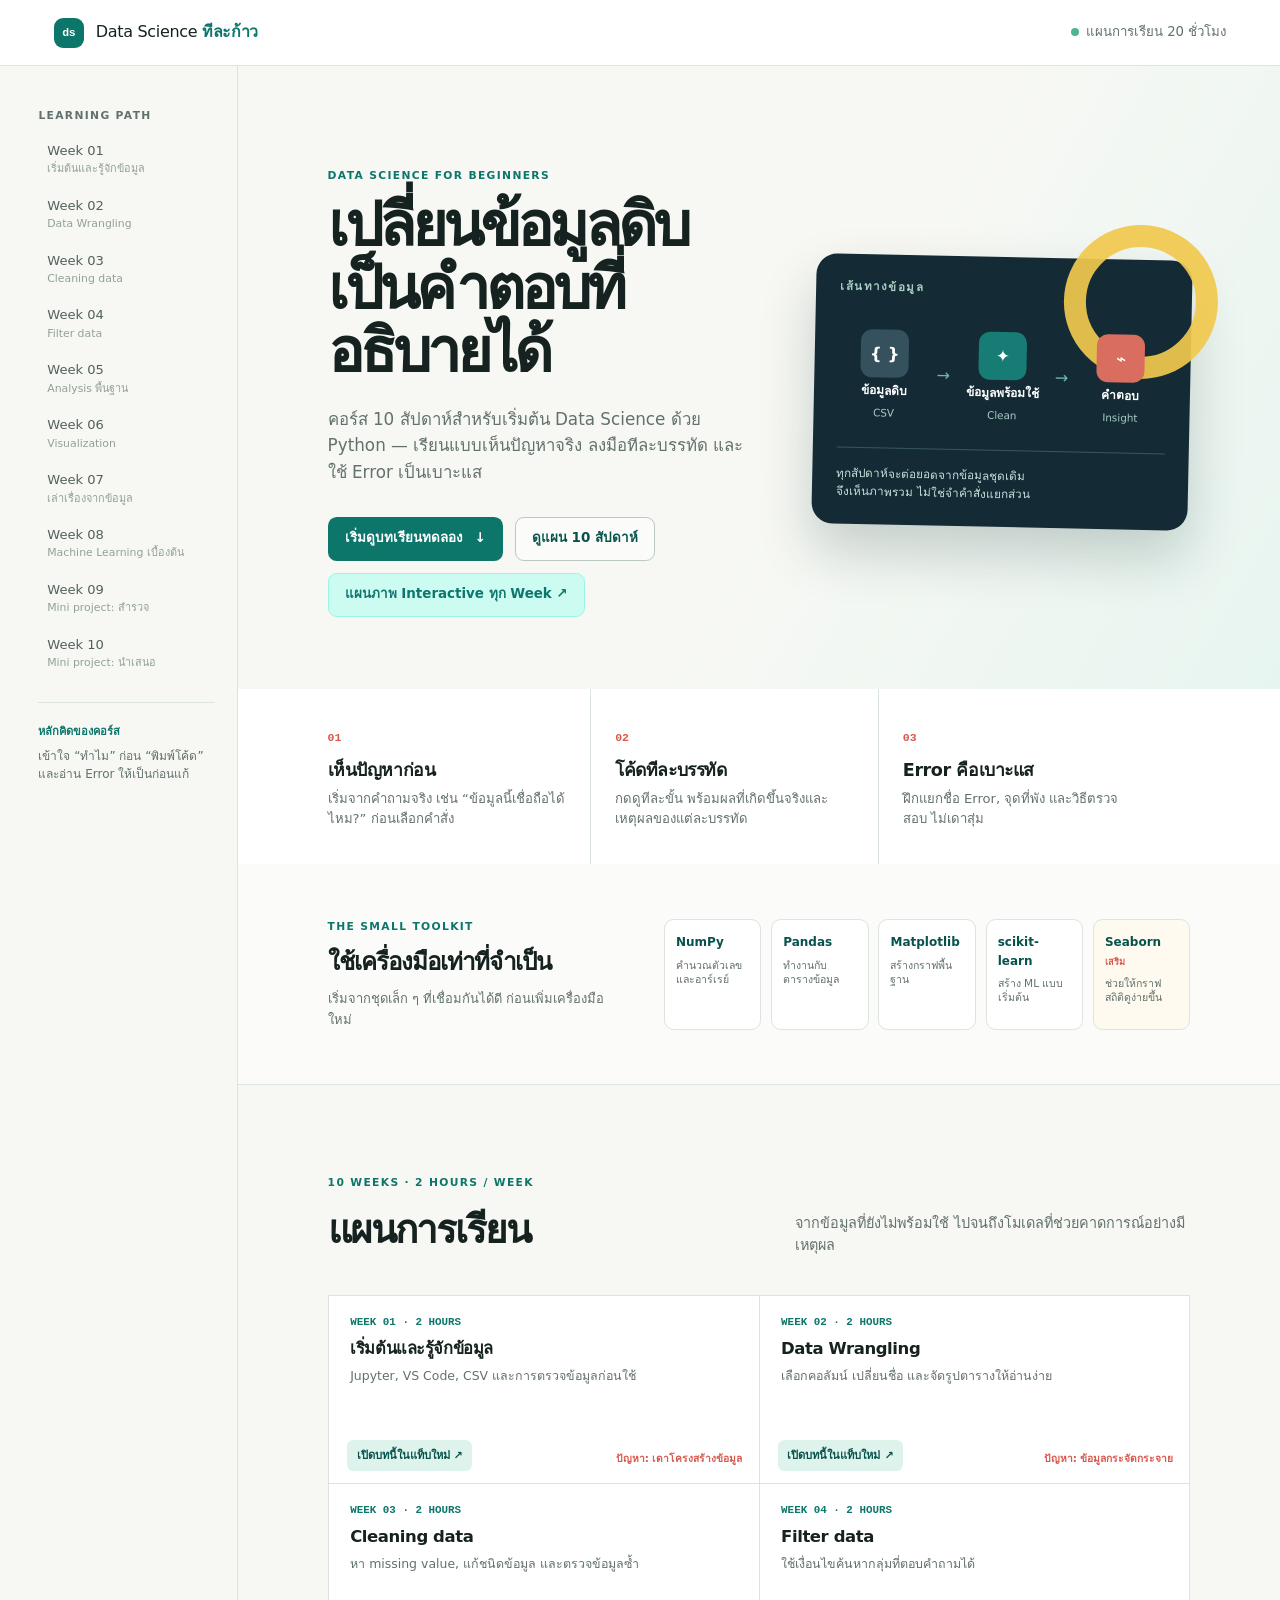
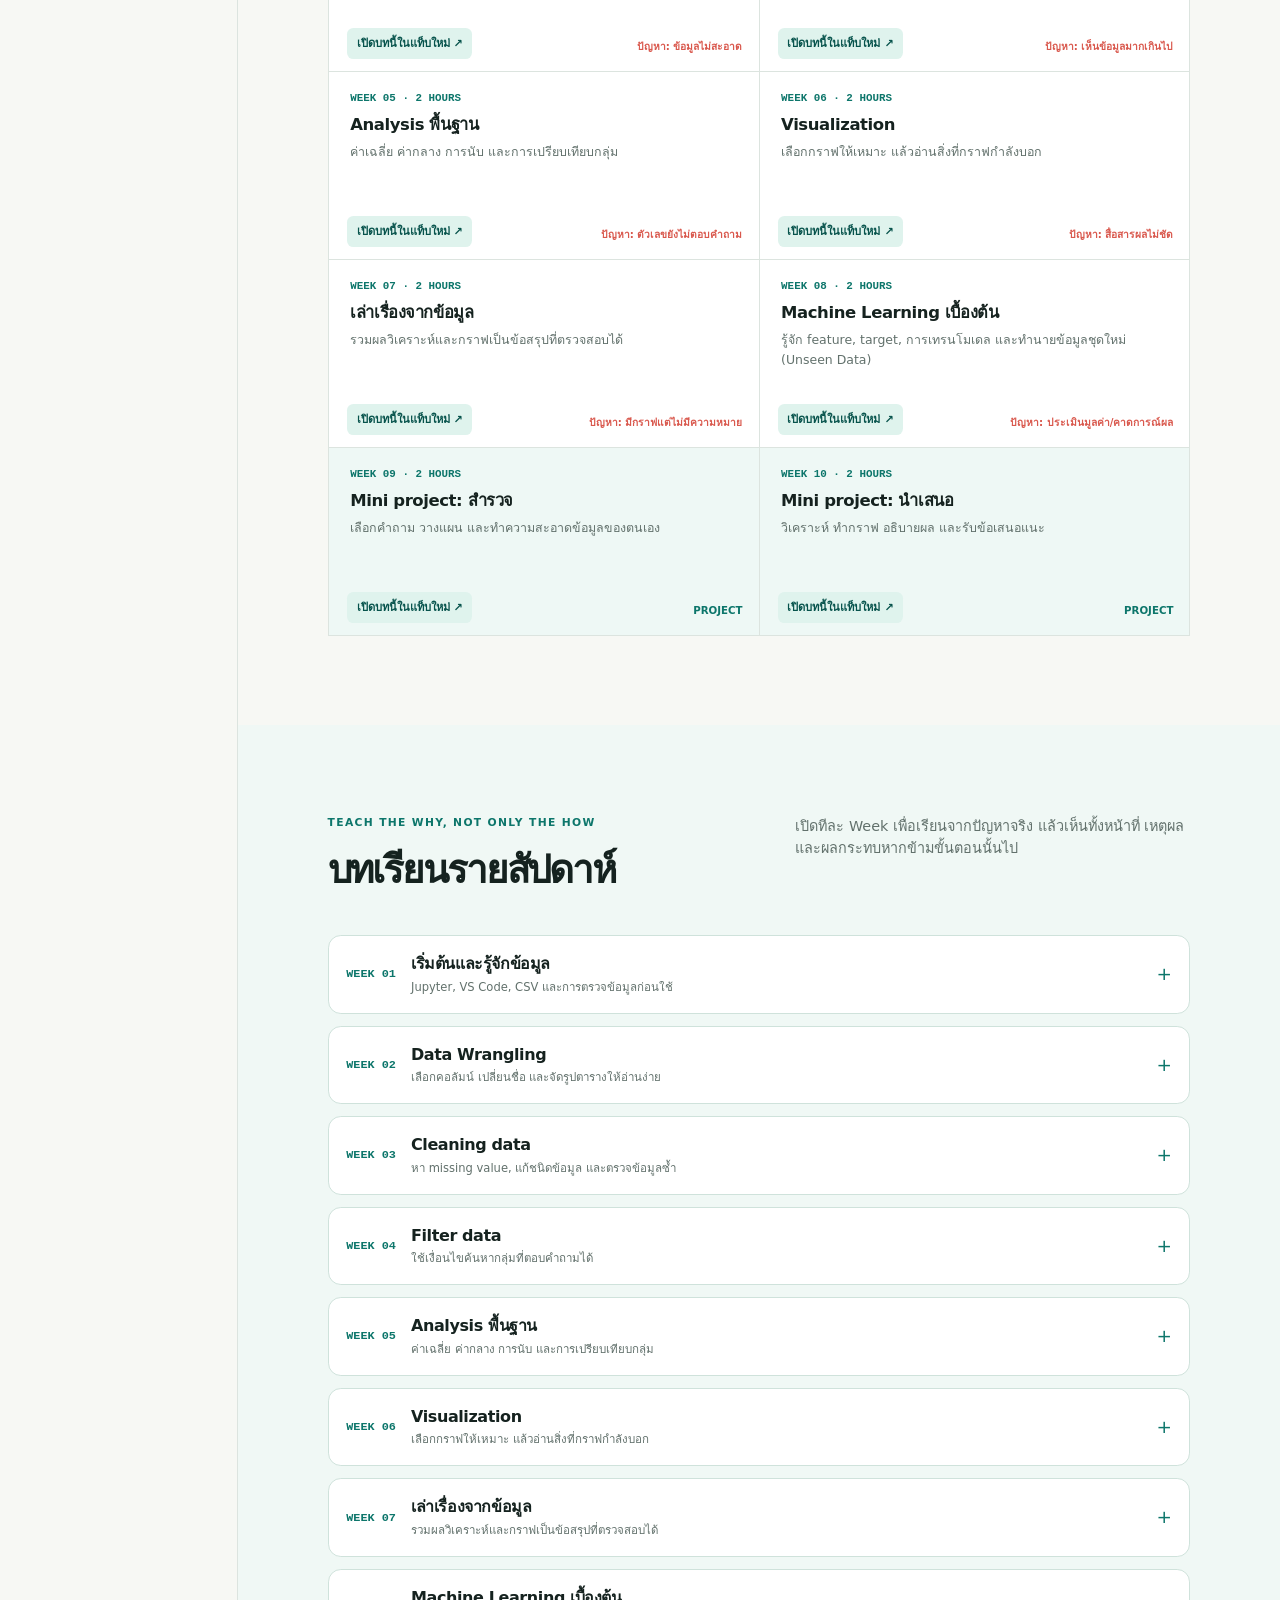
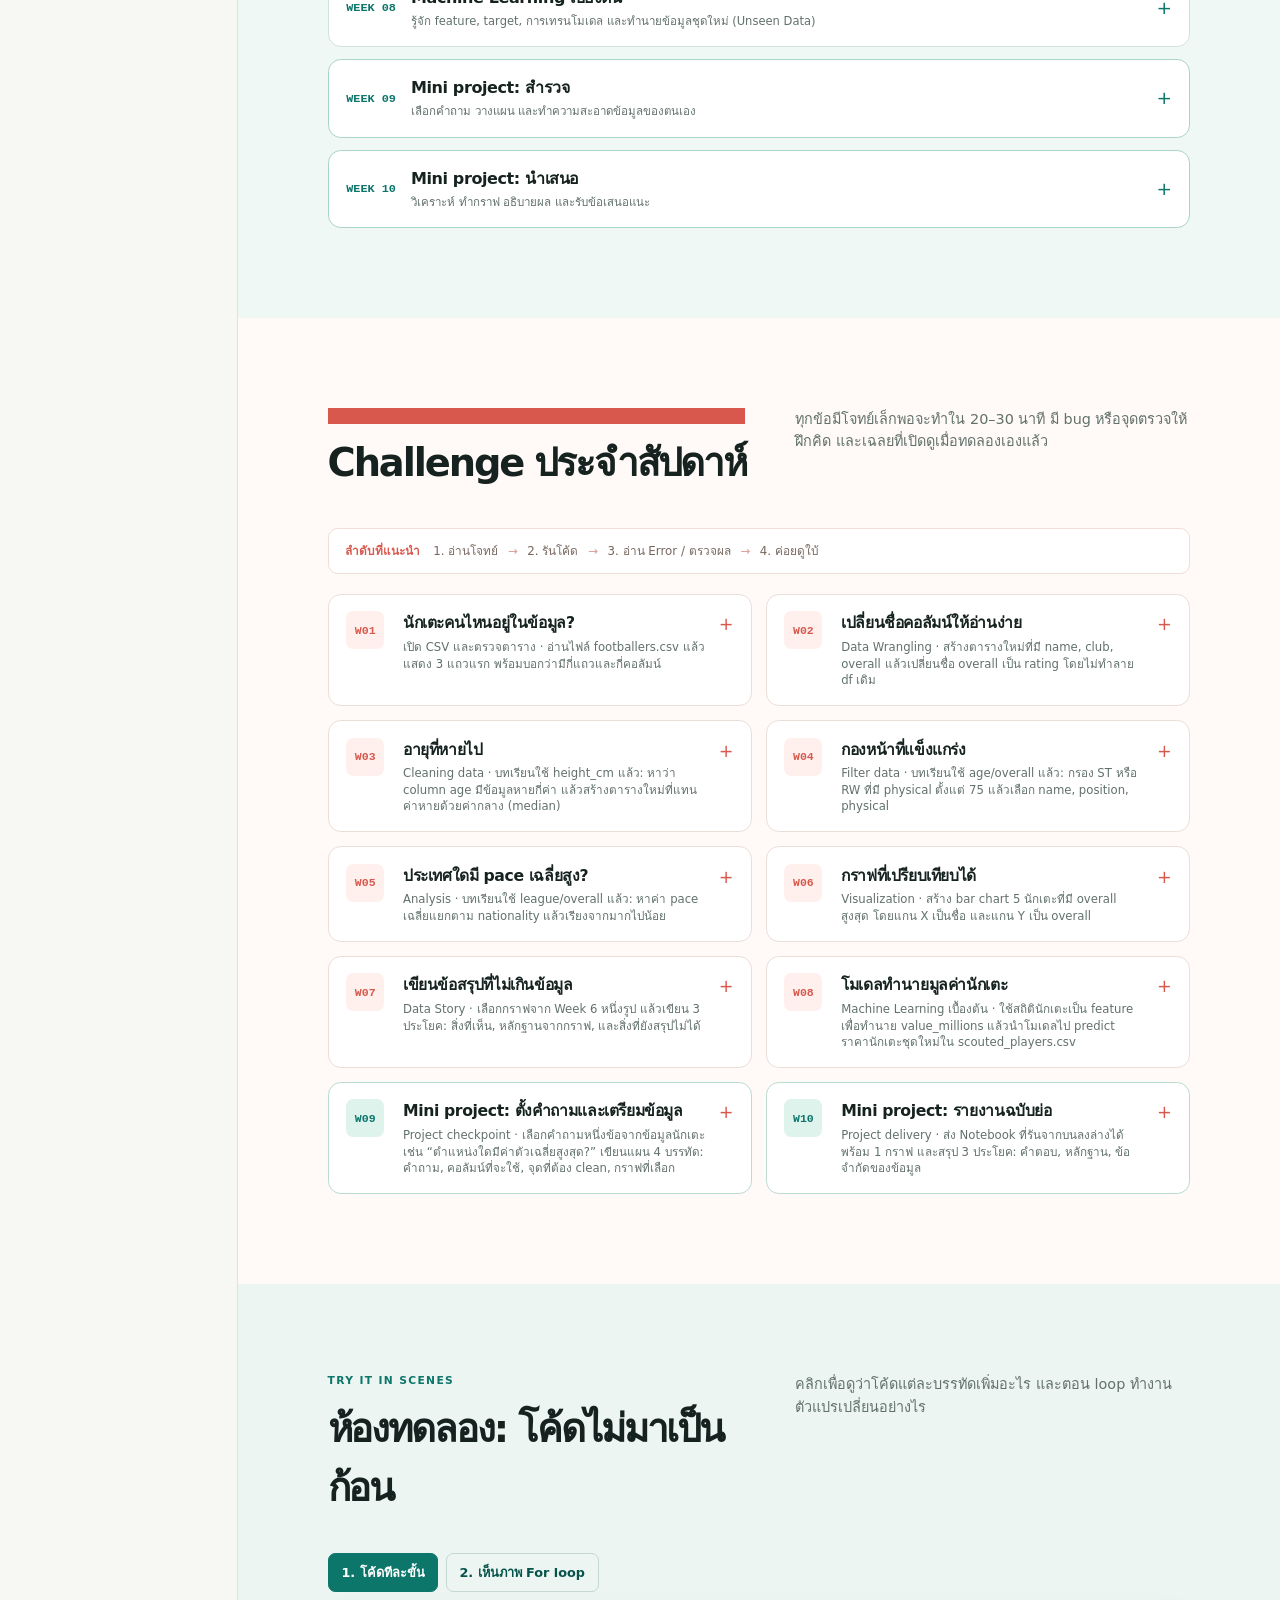
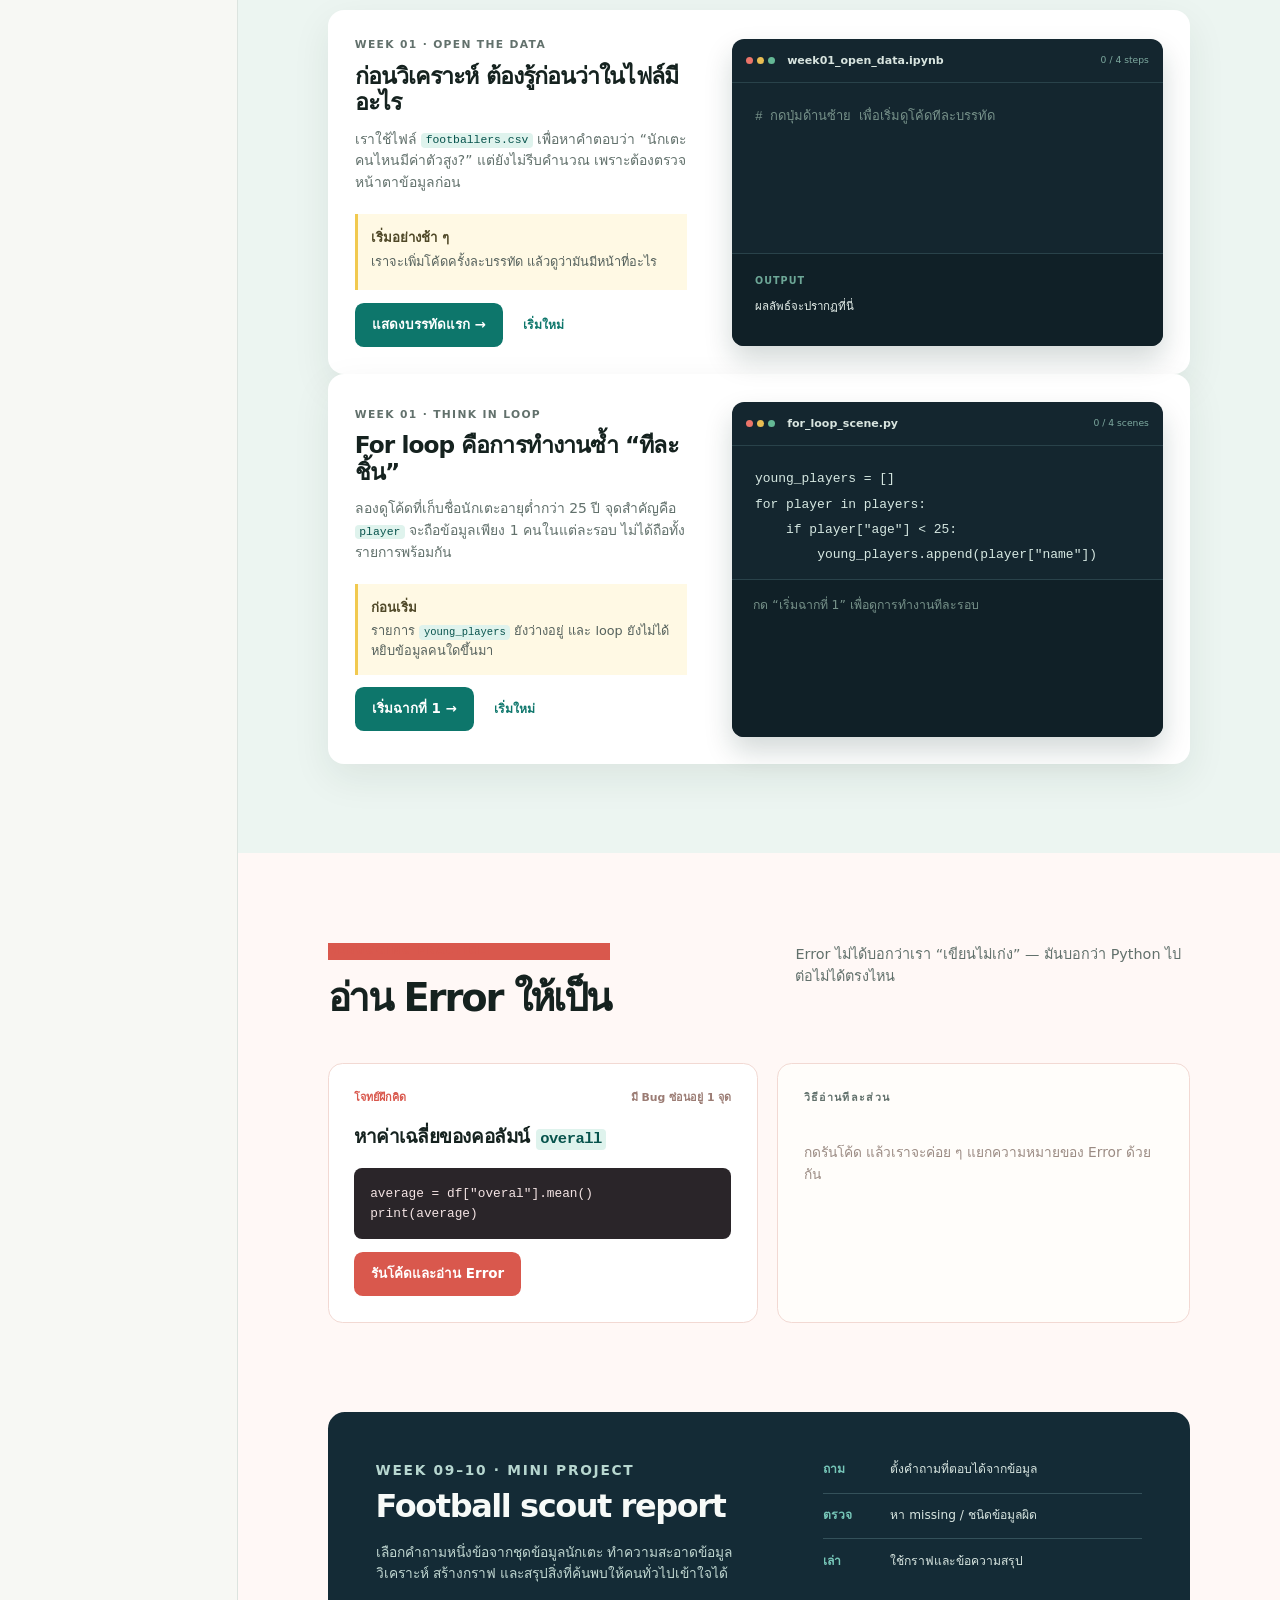
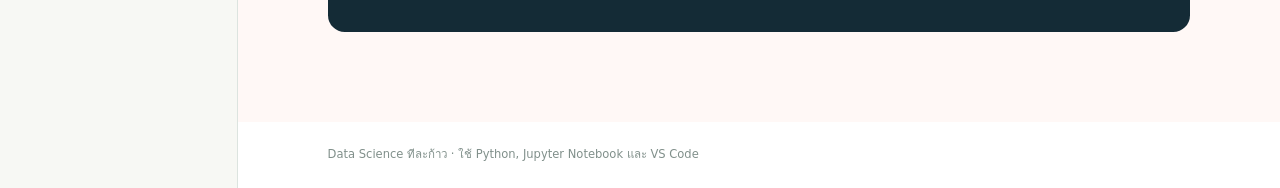
<file: index.html>
<!doctype html>
<html lang="th">
  <head>
    <meta charset="UTF-8" />
    <meta name="viewport" content="width=device-width, initial-scale=1.0" />
    <title>Data Science ทีละก้าว | 20 ชั่วโมง</title>
    <link rel="stylesheet" href="styles.css" />
  </head>
  <body>
    <a class="skip-link" href="#main">ข้ามไปยังเนื้อหาหลัก</a>
    <header class="topbar">
      <a class="brand" href="#overview" aria-label="Data Science ทีละก้าว">
        <span class="brand-mark">ds</span>
        <span>Data Science <b>ทีละก้าว</b></span>
      </a>
      <div class="topbar-meta"><span class="status-dot"></span> แผนการเรียน 20 ชั่วโมง</div>
    </header>

    <div class="layout">
      <aside class="sidebar" aria-label="สารบัญบทเรียน">
        <p class="eyebrow">LEARNING PATH</p>
        <nav id="week-nav"></nav>
        <div class="sidebar-note">
          <span>หลักคิดของคอร์ส</span>
          <p>เข้าใจ “ทำไม” ก่อน “พิมพ์โค้ด” และอ่าน Error ให้เป็นก่อนแก้</p>
        </div>
      </aside>

      <main id="main">
        <section class="hero" id="overview">
          <div class="hero-copy">
            <p class="eyebrow teal">DATA SCIENCE FOR BEGINNERS</p>
            <h1>เปลี่ยนข้อมูลดิบ<br />เป็นคำตอบที่อธิบายได้</h1>
            <p class="lede">คอร์ส 10 สัปดาห์สำหรับเริ่มต้น Data Science ด้วย Python — เรียนแบบเห็นปัญหาจริง ลงมือทีละบรรทัด และใช้ Error เป็นเบาะแส</p>
            <div class="hero-actions">
              <a class="button primary" href="#lab">เริ่มดูบทเรียนทดลอง <span>↓</span></a>
              <a class="button quiet" href="#roadmap">ดูแผน 10 สัปดาห์</a>
              <a class="button quiet" href="data-sci-visualizer.html" target="_blank" style="background:#ccfbf1;color:#0f766e;border-color:#99f6e4;font-weight:600;">แผนภาพ Interactive ทุก Week ↗</a>
            </div>
          </div>
          <div class="hero-board" aria-label="ภาพสรุปเส้นทางการเรียน">
            <div class="board-title">เส้นทางข้อมูล</div>
            <div class="data-flow">
              <div><span class="flow-icon file">{ }</span><b>ข้อมูลดิบ</b><small>CSV</small></div>
              <span class="flow-arrow">→</span>
              <div><span class="flow-icon clean">✦</span><b>ข้อมูลพร้อมใช้</b><small>Clean</small></div>
              <span class="flow-arrow">→</span>
              <div><span class="flow-icon chart">⌁</span><b>คำตอบ</b><small>Insight</small></div>
            </div>
            <div class="board-caption">ทุกสัปดาห์จะต่อยอดจากข้อมูลชุดเดิม<br />จึงเห็นภาพรวม ไม่ใช่จำคำสั่งแยกส่วน</div>
          </div>
        </section>

        <section class="principles" aria-label="รูปแบบการเรียน">
          <article><span class="number">01</span><h2>เห็นปัญหาก่อน</h2><p>เริ่มจากคำถามจริง เช่น “ข้อมูลนี้เชื่อถือได้ไหม?” ก่อนเลือกคำสั่ง</p></article>
          <article><span class="number">02</span><h2>โค้ดทีละบรรทัด</h2><p>กดดูทีละขั้น พร้อมผลที่เกิดขึ้นจริงและเหตุผลของแต่ละบรรทัด</p></article>
          <article><span class="number">03</span><h2>Error คือเบาะแส</h2><p>ฝึกแยกชื่อ Error, จุดที่พัง และวิธีตรวจสอบ ไม่เดาสุ่ม</p></article>
        </section>

        <section class="toolkit" aria-labelledby="toolkit-title">
          <div class="toolkit-heading">
            <p class="eyebrow teal">THE SMALL TOOLKIT</p>
            <h2 id="toolkit-title">ใช้เครื่องมือเท่าที่จำเป็น</h2>
            <p>เริ่มจากชุดเล็ก ๆ ที่เชื่อมกันได้ดี ก่อนเพิ่มเครื่องมือใหม่</p>
          </div>
          <div class="tool-list">
            <article><b>NumPy</b><span>คำนวณตัวเลขและอาร์เรย์</span></article>
            <article><b>Pandas</b><span>ทำงานกับตารางข้อมูล</span></article>
            <article><b>Matplotlib</b><span>สร้างกราฟพื้นฐาน</span></article>
            <article><b>scikit-learn</b><span>สร้าง ML แบบเริ่มต้น</span></article>
            <article class="optional"><b>Seaborn <small>เสริม</small></b><span>ช่วยให้กราฟสถิติดูง่ายขึ้น</span></article>
          </div>
        </section>

        <section class="section" id="roadmap">
          <div class="section-heading">
            <div><p class="eyebrow teal">10 WEEKS · 2 HOURS / WEEK</p><h2>แผนการเรียน</h2></div>
            <p>จากข้อมูลที่ยังไม่พร้อมใช้ ไปจนถึงโมเดลที่ช่วยคาดการณ์อย่างมีเหตุผล</p>
          </div>
          <div class="week-grid" id="week-cards"></div>
        </section>

        <section class="section chapter-reader" id="chapter-reader" hidden aria-live="polite">
          <div class="reader-topline"><span>DATA SCIENCE BOOK</span><button class="reader-close" id="reader-close" type="button">ปิดบทเรียน ×</button></div>
          <div id="reader-content"></div>
        </section>

        <section class="section lesson-section" id="lessons">
          <div class="section-heading compact">
            <div><p class="eyebrow teal">TEACH THE WHY, NOT ONLY THE HOW</p><h2>บทเรียนรายสัปดาห์</h2></div>
            <p>เปิดทีละ Week เพื่อเรียนจากปัญหาจริง แล้วเห็นทั้งหน้าที่ เหตุผล และผลกระทบหากข้ามขั้นตอนนั้นไป</p>
          </div>
          <div class="lesson-list" id="lesson-list"></div>
        </section>

        <section class="section challenge-section" id="challenges">
          <div class="section-heading compact">
            <div><p class="eyebrow coral">PRACTICE EVERY WEEK</p><h2>Challenge ประจำสัปดาห์</h2></div>
            <p>ทุกข้อมีโจทย์เล็กพอจะทำใน 20–30 นาที มี bug หรือจุดตรวจให้ฝึกคิด และเฉลยที่เปิดดูเมื่อทดลองเองแล้ว</p>
          </div>
          <div class="challenge-rules">
            <b>ลำดับที่แนะนำ</b><span>1. อ่านโจทย์</span><i>→</i><span>2. รันโค้ด</span><i>→</i><span>3. อ่าน Error / ตรวจผล</span><i>→</i><span>4. ค่อยดูใบ้</span>
          </div>
          <div class="challenge-grid" id="challenge-cards"></div>
        </section>

        <section class="section lab-section" id="lab">
          <div class="section-heading compact">
            <div><p class="eyebrow teal">TRY IT IN SCENES</p><h2>ห้องทดลอง: โค้ดไม่มาเป็นก้อน</h2></div>
            <p>คลิกเพื่อดูว่าโค้ดแต่ละบรรทัดเพิ่มอะไร และตอน loop ทำงาน ตัวแปรเปลี่ยนอย่างไร</p>
          </div>

          <div class="lab-tabs" role="tablist" aria-label="รูปแบบการทดลอง">
            <button class="tab active" role="tab" aria-selected="true" data-lab="steps">1. โค้ดทีละขั้น</button>
            <button class="tab" role="tab" aria-selected="false" data-lab="loop">2. เห็นภาพ For loop</button>
          </div>

          <div class="lab-panel active" id="steps-panel" role="tabpanel">
            <div class="lab-copy">
              <p class="eyebrow">WEEK 01 · OPEN THE DATA</p>
              <h3>ก่อนวิเคราะห์ ต้องรู้ก่อนว่าในไฟล์มีอะไร</h3>
              <p>เราใช้ไฟล์ <code>footballers.csv</code> เพื่อหาคำตอบว่า “นักเตะคนไหนมีค่าตัวสูง?” แต่ยังไม่รีบคำนวณ เพราะต้องตรวจหน้าตาข้อมูลก่อน</p>
              <div class="step-explanation" id="step-explanation" aria-live="polite"></div>
              <button class="button primary next-button" id="next-step">แสดงบรรทัดแรก <span>→</span></button>
              <button class="text-button" id="reset-steps">เริ่มใหม่</button>
            </div>
            <div class="code-card" aria-label="ตัวอย่างโค้ดแบบทีละขั้น">
              <div class="code-top"><span><i></i><i></i><i></i></span><b>week01_open_data.ipynb</b><small id="step-count">0 / 4 steps</small></div>
              <pre id="step-code"><code><span class="code-muted"># กดปุ่มด้านซ้าย เพื่อเริ่มดูโค้ดทีละบรรทัด</span></code></pre>
              <div class="output" id="step-output"><span class="output-label">OUTPUT</span><p>ผลลัพธ์จะปรากฏที่นี่</p></div>
            </div>
          </div>

          <div class="lab-panel" id="loop-panel" role="tabpanel" hidden>
            <div class="lab-copy">
              <p class="eyebrow">WEEK 01 · THINK IN LOOP</p>
              <h3>For loop คือการทำงานซ้ำ “ทีละชิ้น”</h3>
              <p>ลองดูโค้ดที่เก็บชื่อนักเตะอายุต่ำกว่า 25 ปี จุดสำคัญคือ <code>player</code> จะถือข้อมูลเพียง 1 คนในแต่ละรอบ ไม่ได้ถือทั้งรายการพร้อมกัน</p>
              <div class="scene-explanation" id="scene-explanation" aria-live="polite"></div>
              <button class="button primary next-button" id="next-scene">เริ่มฉากที่ 1 <span>→</span></button>
              <button class="text-button" id="reset-scenes">เริ่มใหม่</button>
            </div>
            <div class="loop-card">
              <div class="code-top"><span><i></i><i></i><i></i></span><b>for_loop_scene.py</b><small id="scene-count">0 / 4 scenes</small></div>
              <pre class="loop-code"><code>young_players = []
for player in players:
    if player["age"] &lt; 25:
        young_players.append(player["name"])</code></pre>
              <div class="scene-track" id="scene-track" aria-label="สถานะการทำงานของ For loop">
                <div class="scene-empty">กด “เริ่มฉากที่ 1” เพื่อดูการทำงานทีละรอบ</div>
              </div>
            </div>
          </div>
        </section>

        <section class="section error-section" id="error-lab">
          <div class="section-heading compact">
            <div><p class="eyebrow coral">DEBUGGING PRACTICE</p><h2>อ่าน Error ให้เป็น</h2></div>
            <p>Error ไม่ได้บอกว่าเรา “เขียนไม่เก่ง” — มันบอกว่า Python ไปต่อไม่ได้ตรงไหน</p>
          </div>
          <div class="error-layout">
            <article class="error-challenge">
              <div class="challenge-label"><span>โจทย์ฝึกคิด</span><b>มี Bug ซ่อนอยู่ 1 จุด</b></div>
              <h3>หาค่าเฉลี่ยของคอลัมน์ <code>overall</code></h3>
              <pre><code>average = df["overal"].mean()
print(average)</code></pre>
              <button class="button coral" id="reveal-error">รันโค้ดและอ่าน Error</button>
              <div class="fake-traceback" id="traceback" hidden>
                <span>KeyError: 'overal'</span>
                <p>Python หา “คอลัมน์ชื่อ overal” ไม่เจอในตาราง</p>
              </div>
            </article>
            <article class="error-guide" id="error-guide" aria-live="polite">
              <p class="eyebrow">วิธีอ่านทีละส่วน</p>
              <div class="guide-placeholder">กดรันโค้ด แล้วเราจะค่อย ๆ แยกความหมายของ Error ด้วยกัน</div>
            </article>
          </div>
        </section>

        <section class="section project-section" id="project">
          <div class="project-card">
            <div>
              <p class="eyebrow light">WEEK 09–10 · MINI PROJECT</p>
              <h2>Football scout report</h2>
              <p>เลือกคำถามหนึ่งข้อจากชุดข้อมูลนักเตะ ทำความสะอาดข้อมูล วิเคราะห์ สร้างกราฟ และสรุปสิ่งที่ค้นพบให้คนทั่วไปเข้าใจได้</p>
            </div>
            <ol>
              <li><b>ถาม</b><span>ตั้งคำถามที่ตอบได้จากข้อมูล</span></li>
              <li><b>ตรวจ</b><span>หา missing / ชนิดข้อมูลผิด</span></li>
              <li><b>เล่า</b><span>ใช้กราฟและข้อความสรุป</span></li>
            </ol>
          </div>
        </section>

        <footer>Data Science ทีละก้าว · ใช้ Python, Jupyter Notebook และ VS Code</footer>
      </main>
    </div>
    <script src="script.js"></script>
  </body>
</html>
</file>
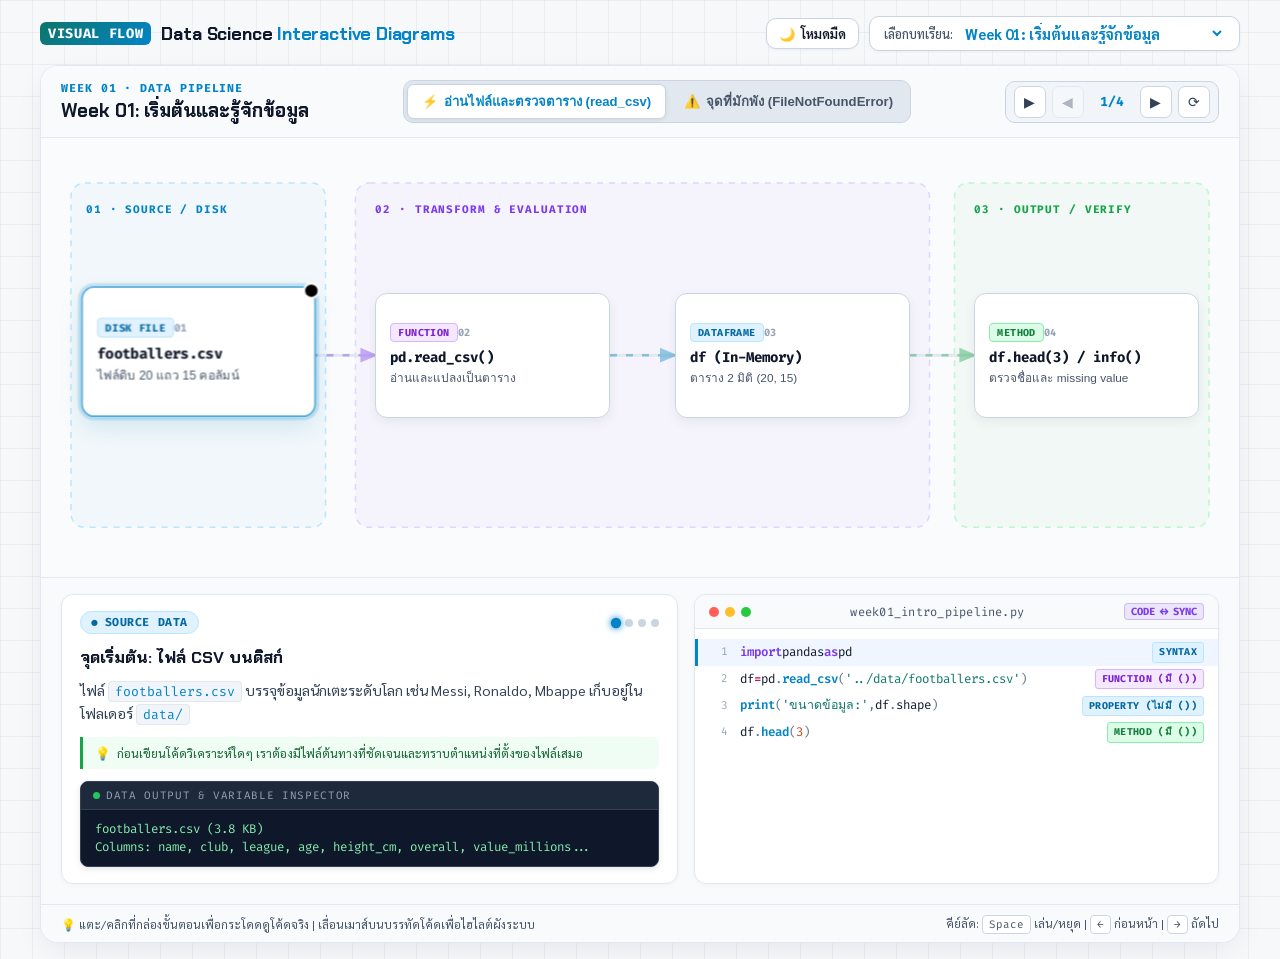
<file: data-sci-visualizer.html>
<!DOCTYPE html>
<html lang="th">
<head>
  <meta charset="UTF-8">
  <meta name="viewport" content="width=device-width, initial-scale=1.0">
  <title>Data Science Visualizer · Interactive Diagram (SVG + HTML Overlay)</title>
  <link rel="preconnect" href="https://fonts.googleapis.com">
  <link rel="preconnect" href="https://fonts.gstatic.com" crossorigin>
  <link href="https://fonts.googleapis.com/css2?family=Chakra+Petch:wght@500;600;700&family=Fira+Code:wght@400;500;600;700&family=Sarabun:wght@300;400;500;600;700&display=swap" rel="stylesheet">
  <style>
    /* ==========================================================================
       Skill Theme: Data Science Visualizer
       Default: Clean Light Theme (Matching Book Design System)
       Toggleable: GitHub Dark / High-Tech Cyber Deck
       ========================================================================== */
    :root {
      /* Base Theme: Light Mode (Default) */
      --bg-page: #f6f8fa;
      --bg-grid-line: rgba(15, 23, 42, 0.045);
      --bg-widget: #ffffff;
      --bg-topbar: #f8fafc;
      --bg-viewport: #fafbfc;
      --bg-bottom-grid: #f8fafc;
      
      --ink: #0f172a;
      --ink-2: #ffffff;
      --ink-3: #f1f5f9;
      
      --line: #e2e8f0;
      --line-strong: #cbd5e1;
      --line-active: #94a3b8;
      --conn-track: #e2e8f0;
      
      /* Typography Colors */
      --text: #0f172a;
      --text-muted: #475569;
      --text-dim: #94a3b8;
      
      /* Phase Colors (High contrast & vibrant for Light Mode) */
      --gh-blue: #0284c7;     /* Sky 600 */
      --gh-purple: #7c3aed;   /* Purple 600 */
      --gh-green: #16a34a;    /* Green 600 */
      --gh-orange: #ea580c;   /* Orange 600 */
      --gh-pink: #db2777;     /* Pink 600 */
      --gh-danger: #e11d48;   /* Rose 600 */

      /* Node card styling in Light */
      --card-bg: #ffffff;
      --card-border: #cbd5e1;
      --card-shadow: 0 4px 12px rgba(15, 23, 42, 0.06);
      --card-title: #0f172a;
      --card-sub: #475569;

      /* Stepper / Controls in Light */
      --ctrl-bg: #f1f5f9;
      --ctrl-btn-bg: #ffffff;
      --ctrl-btn-text: #334155;
      --ctrl-btn-border: #cbd5e1;
      --ctrl-btn-hover-bg: #0284c7;
      --ctrl-btn-hover-text: #ffffff;

      /* Scenario tabs in Light */
      --tab-bg: #e2e8f0;
      --tab-pill-text: #475569;
      --tab-pill-active-bg: #ffffff;
      --tab-pill-active-text: #0284c7;
      --tab-pill-active-border: #cbd5e1;

      /* Terminal in Light (Clean dark slate mini-console) */
      --term-bg: #0f172a;
      --term-topbar: #1e293b;
      --term-border: #334155;
      --term-text: #86efac;
      --term-text-danger: #fda4af;

      /* Code Window in Light (macOS Light Editor) */
      --code-window-bg: #ffffff;
      --code-titlebar-bg: #f8fafc;
      --code-titlebar-border: #e2e8f0;
      --code-titlebar-text: #475569;
      --code-line-hover: #f1f5f9;
      --code-line-active: #eff6ff;
      --code-line-active-danger: #fff1f2;
      --code-lineno: #94a3b8;

      /* Code Syntax Tokens (GitHub Light / VS Code Light) */
      --tok-comment: #64748b;
      --tok-keyword: #7c3aed;
      --tok-string: #0d766b;
      --tok-number: #c2410c;
      --tok-bool: #b45309;
      --tok-fn: #0284c7;
      --tok-op: #be185d;
      --tok-ident: #0f172a;
      --tok-punct: #64748b;

      /* Info Panel in Light */
      --info-bg: #ffffff;
      --info-border: #e2e8f0;
      --info-title: #0f172a;
      --info-desc: #334155;
      --info-code-bg: #f1f5f9;
      --info-code-text: #0284c7;
      --info-code-border: #e2e8f0;
      --info-tip-bg: #f0fdf4;
      --info-tip-border: #16a34a;
      --info-tip-text: #166534;
      --info-tip-danger-bg: #fef2f2;
      --info-tip-danger-border: #e11d48;
      --info-tip-danger-text: #991b1b;
      --dot-inactive: #cbd5e1;

      /* Particle */
      --particle-fill: #0284c7;
      --particle-stroke: #ffffff;

      --font-sans: 'Sarabun', -apple-system, sans-serif;
      --font-code: 'Fira Code', monospace;
      --font-display: 'Chakra Petch', sans-serif;
    }

    [data-theme="dark"] {
      --bg-page: #0a0e1a;
      --bg-grid-line: rgba(88, 166, 255, 0.04);
      --bg-widget: #0d1424;
      --bg-topbar: #0d1527;
      --bg-viewport: #0a0e1a;
      --bg-bottom-grid: #0d1424;
      
      --ink: #0a0e1a;
      --ink-2: #0d1424;
      --ink-3: #111a30;
      
      --line: #1e2a45;
      --line-strong: #2a3a5e;
      --line-active: #384d75;
      --conn-track: #1e2a45;
      
      --text: #e6edf3;
      --text-muted: #8b949e;
      --text-dim: #484f58;
      
      --gh-blue: #58a6ff;
      --gh-purple: #bc8cff;
      --gh-green: #3fb950;
      --gh-orange: #f0883e;
      --gh-pink: #f778ba;
      --gh-danger: #f43f5e;

      --card-bg: rgba(13, 20, 36, 0.94);
      --card-border: #1e2a45;
      --card-shadow: 0 4px 12px rgba(0, 0, 0, 0.4);
      --card-title: #ffffff;
      --card-sub: #8b949e;

      --ctrl-bg: #0a0e1a;
      --ctrl-btn-bg: #0d1424;
      --ctrl-btn-text: #e6edf3;
      --ctrl-btn-border: #1e2a45;
      --ctrl-btn-hover-bg: #1a2844;
      --ctrl-btn-hover-text: #ffffff;

      --tab-bg: #0a0e1a;
      --tab-pill-text: #8b949e;
      --tab-pill-active-bg: #192742;
      --tab-pill-active-text: #ffffff;
      --tab-pill-active-border: #58a6ff;

      --term-bg: #060913;
      --term-topbar: #090f1e;
      --term-border: #1e2a45;
      --term-text: #7ee787;
      --term-text-danger: #fda4af;

      --code-window-bg: #0a0e1a;
      --code-titlebar-bg: #0d1527;
      --code-titlebar-border: #1e2a45;
      --code-titlebar-text: #8b949e;
      --code-line-hover: rgba(255, 255, 255, 0.05);
      --code-line-active: rgba(88, 166, 255, 0.12);
      --code-line-active-danger: rgba(244, 63, 94, 0.15);
      --code-lineno: #484f58;

      --tok-comment: #8b949e;
      --tok-keyword: #ff7b72;
      --tok-string: #a5d6ff;
      --tok-number: #d2a8ff;
      --tok-bool: #ffab70;
      --tok-fn: #7ee787;
      --tok-op: #f778ba;
      --tok-ident: #e6edf3;
      --tok-punct: #8b949e;

      --info-bg: #0a0e1a;
      --info-border: #1e2a45;
      --info-title: #ffffff;
      --info-desc: #c9d1d9;
      --info-code-bg: #182338;
      --info-code-text: #79c0ff;
      --info-code-border: #1e2a45;
      --info-tip-bg: rgba(88, 166, 255, 0.06);
      --info-tip-border: #58a6ff;
      --info-tip-text: #9fb5d1;
      --info-tip-danger-bg: rgba(244, 63, 94, 0.08);
      --info-tip-danger-border: #f43f5e;
      --info-tip-danger-text: #fca5a5;
      --dot-inactive: #1e2a45;

      --particle-fill: #ffffff;
      --particle-stroke: none;
    }

    * { box-sizing: border-box; margin: 0; padding: 0; }

    body {
      background: var(--bg-page);
      color: var(--text);
      font-family: var(--font-sans);
      min-height: 100vh;
      display: flex;
      flex-direction: column;
      align-items: center;
      padding: 16px;
      overflow-x: hidden;
      transition: background-color 0.2s ease, color 0.2s ease;
    }

    /* Background Grid */
    .bg-grid {
      background-image:
        linear-gradient(var(--bg-grid-line) 1px, transparent 1px),
        linear-gradient(90deg, var(--bg-grid-line) 1px, transparent 1px);
      background-size: 32px 32px;
    }

    /* App Header */
    .app-header {
      width: 100%;
      max-width: 1200px;
      display: flex;
      justify-content: space-between;
      align-items: center;
      margin-bottom: 14px;
      flex-wrap: wrap;
      gap: 12px;
    }

    .brand-wrap {
      display: flex;
      align-items: center;
      gap: 10px;
    }

    .brand-badge {
      background: linear-gradient(135deg, #0d766b, #0284c7);
      color: #ffffff;
      font-family: var(--font-code);
      font-weight: 700;
      font-size: 0.85rem;
      padding: 3px 8px;
      border-radius: 6px;
      letter-spacing: 0.05em;
    }

    .brand-title {
      font-family: var(--font-display);
      font-size: 1.12rem;
      font-weight: 700;
      letter-spacing: -0.01em;
      color: var(--text);
    }

    .brand-title span {
      color: var(--gh-blue);
    }

    .header-right-actions {
      display: flex;
      align-items: center;
      gap: 10px;
      flex-wrap: wrap;
    }

    /* Theme Toggle Button */
    .theme-toggle-btn {
      display: inline-flex;
      align-items: center;
      gap: 6px;
      background: var(--bg-widget);
      border: 1px solid var(--line-strong);
      color: var(--text);
      padding: 6px 12px;
      border-radius: 10px;
      font-family: var(--font-sans);
      font-size: 0.82rem;
      font-weight: 600;
      cursor: pointer;
      box-shadow: 0 1px 3px rgba(0, 0, 0, 0.05);
      transition: all 0.2s ease;
    }

    .theme-toggle-btn:hover {
      border-color: var(--gh-blue);
      color: var(--gh-blue);
      transform: translateY(-1px);
    }

    .week-dropdown-wrap {
      display: flex;
      align-items: center;
      gap: 8px;
      background: var(--bg-widget);
      border: 1px solid var(--line-strong);
      padding: 6px 14px;
      border-radius: 10px;
      box-shadow: 0 1px 3px rgba(0, 0, 0, 0.05);
    }

    .week-dropdown-wrap label {
      font-size: 0.8rem;
      color: var(--text-muted);
      font-weight: 500;
    }

    .week-dropdown-wrap select {
      background: transparent;
      border: none;
      color: var(--gh-blue);
      font-family: var(--font-sans);
      font-size: 0.92rem;
      font-weight: 700;
      outline: none;
      cursor: pointer;
    }

    .week-dropdown-wrap select option {
      background: var(--bg-widget);
      color: var(--text);
    }

    /* Main Container Widget */
    .viz-widget {
      width: 100%;
      max-width: 1200px;
      background: var(--bg-widget);
      border: 1px solid var(--line);
      border-radius: 18px;
      box-shadow: 0 10px 30px -5px rgba(15, 23, 42, 0.08);
      overflow: hidden;
      display: flex;
      flex-direction: column;
      transition: background-color 0.2s ease, border-color 0.2s ease;
    }

    /* Top Control Bar */
    .viz-topbar {
      padding: 14px 20px;
      background: var(--bg-topbar);
      border-bottom: 1px solid var(--line);
      display: flex;
      justify-content: space-between;
      align-items: center;
      flex-wrap: wrap;
      gap: 12px;
    }

    .viz-title-group {
      display: flex;
      flex-direction: column;
      gap: 2px;
    }

    .viz-kicker {
      font-family: var(--font-code);
      font-size: 0.72rem;
      font-weight: 700;
      color: var(--gh-blue);
      text-transform: uppercase;
      letter-spacing: 0.08em;
    }

    .viz-heading {
      font-size: 1.18rem;
      font-weight: 700;
      color: var(--text);
      font-family: var(--font-display);
    }

    /* Scenario Tabs */
    .scenario-tabs {
      display: flex;
      background: var(--tab-bg);
      border: 1px solid var(--line-strong);
      border-radius: 10px;
      padding: 3px;
      gap: 4px;
    }

    .tab-pill {
      border: none;
      background: transparent;
      padding: 6px 14px;
      border-radius: 7px;
      font-size: 0.82rem;
      font-weight: 600;
      color: var(--tab-pill-text);
      cursor: pointer;
      transition: all 0.2s ease;
      display: flex;
      align-items: center;
      gap: 6px;
      white-space: nowrap;
    }

    .tab-pill:hover {
      color: var(--text);
    }

    .tab-pill.active {
      background: var(--tab-pill-active-bg);
      color: var(--tab-pill-active-text);
      border: 1px solid var(--tab-pill-active-border);
      box-shadow: 0 1px 4px rgba(0, 0, 0, 0.08);
      font-weight: 700;
    }

    .tab-pill.active.danger {
      background: #fff1f2;
      color: var(--gh-danger);
      border-color: #fecdd3;
    }

    [data-theme="dark"] .tab-pill.active.danger {
      background: rgba(244, 63, 94, 0.2);
      color: #ffb4c2;
      border-color: var(--gh-danger);
    }

    /* Player Stepper Controls */
    .stepper-controls {
      display: flex;
      align-items: center;
      gap: 6px;
      background: var(--ctrl-bg);
      padding: 4px 8px;
      border-radius: 10px;
      border: 1px solid var(--line-strong);
    }

    .btn-step {
      width: 32px;
      height: 32px;
      display: flex;
      align-items: center;
      justify-content: center;
      background: var(--ctrl-btn-bg);
      border: 1px solid var(--ctrl-btn-border);
      border-radius: 7px;
      color: var(--ctrl-btn-text);
      cursor: pointer;
      font-size: 0.85rem;
      transition: all 0.15s;
    }

    .btn-step:hover:not(:disabled) {
      background: var(--ctrl-btn-hover-bg);
      border-color: var(--ctrl-btn-hover-bg);
      color: var(--ctrl-btn-hover-text);
    }

    .btn-step.is-playing {
      background: var(--gh-blue) !important;
      border-color: var(--gh-blue) !important;
      color: #ffffff !important;
      box-shadow: 0 0 10px rgba(2, 132, 199, 0.35);
    }

    .btn-step:disabled {
      opacity: 0.35;
      cursor: not-allowed;
    }

    .step-display {
      font-family: var(--font-code);
      font-size: 0.82rem;
      font-weight: 700;
      color: var(--gh-blue);
      padding: 0 8px;
      min-width: 44px;
      text-align: center;
    }

    /* ==========================================================================
       SVG + HTML Overlay Canvas Stage (Architecture: Section 3 & 4 of Skill)
       ========================================================================== */
    .stage-scroll-wrapper {
      width: 100%;
      overflow-x: auto;
      -webkit-overflow-scrolling: touch;
      background: var(--bg-viewport);
    }

    .stage-viewport {
      width: 100%;
      min-width: 1020px;
      position: relative;
      aspect-ratio: 1200 / 440;
      max-height: 440px;
    }

    /* SVG Layer (Connectors, markers, lanes, animateMotion) */
    .viz-svg-layer {
      position: absolute;
      inset: 0;
      width: 100%;
      height: 100%;
      pointer-events: none;
      z-index: 1;
    }

    /* Flow dash animation (from Skill Section 5) */
    .flow-dash {
      stroke-dasharray: 7 9;
      animation: dash-move 1.1s linear infinite;
    }

    @keyframes dash-move {
      to { stroke-dashoffset: -16; }
    }

    /* HTML Overlay Layer (Clickable Nodes) */
    .viz-html-overlay {
      position: absolute;
      inset: 0;
      width: 100%;
      height: 100%;
      z-index: 2;
      pointer-events: none;
    }

    /* Clickable Node Cards */
    .viz-node-card {
      position: absolute;
      pointer-events: auto;
      background: var(--card-bg);
      backdrop-filter: blur(8px);
      border: 1.5px solid var(--card-border);
      border-radius: 12px;
      padding: 12px 14px;
      display: flex;
      flex-direction: column;
      justify-content: center;
      cursor: pointer;
      user-select: none;
      transition: all 0.25s cubic-bezier(0.4, 0, 0.2, 1);
      box-shadow: var(--card-shadow);
      outline: none;
      text-align: left;
    }

    .viz-node-card:hover {
      transform: translateY(-3px) scale(1.02);
      border-color: var(--line-active);
      box-shadow: 0 10px 24px rgba(0, 0, 0, 0.12);
    }

    [data-theme="dark"] .viz-node-card:hover {
      box-shadow: 0 10px 24px rgba(0, 0, 0, 0.6);
    }

    .viz-node-card.hover-sync-node {
      transform: translateY(-5px) scale(1.03) !important;
      border-color: var(--gh-blue) !important;
    }

    /* Node Header: Chip Badge + Status */
    .node-header {
      display: flex;
      justify-content: space-between;
      align-items: center;
      margin-bottom: 6px;
    }

    .node-chip {
      font-family: var(--font-code);
      font-size: 0.63rem;
      font-weight: 700;
      padding: 2px 7px;
      border-radius: 4px;
      text-transform: uppercase;
      letter-spacing: 0.04em;
    }

    /* Chip Badges in Light Theme */
    .chip-blue   { background: #e0f2fe; color: #0369a1; border: 1px solid #bae6fd; }
    .chip-purple { background: #f3e8ff; color: #7e22ce; border: 1px solid #d8b4fe; }
    .chip-green  { background: #dcfce7; color: #15803d; border: 1px solid #86efac; }
    .chip-orange { background: #ffedd5; color: #c2410c; border: 1px solid #fdba74; }
    .chip-pink   { background: #fce7f3; color: #be185d; border: 1px solid #fbcfe8; }
    .chip-danger { background: #fee2e2; color: #b91c1c; border: 1px solid #fecaca; }

    /* Chip Badges in Dark Theme */
    [data-theme="dark"] .chip-blue   { background: rgba(88, 166, 255, 0.15); color: #79b8ff; border: 1px solid rgba(88, 166, 255, 0.35); }
    [data-theme="dark"] .chip-purple { background: rgba(188, 140, 255, 0.15); color: #d2a8ff; border: 1px solid rgba(188, 140, 255, 0.35); }
    [data-theme="dark"] .chip-green  { background: rgba(63, 185, 80, 0.15);  color: #7ee787; border: 1px solid rgba(63, 185, 80, 0.35); }
    [data-theme="dark"] .chip-orange { background: rgba(240, 136, 62, 0.15); color: #ffab70; border: 1px solid rgba(240, 136, 62, 0.35); }
    [data-theme="dark"] .chip-pink   { background: rgba(247, 120, 186, 0.15); color: #ff9bce; border: 1px solid rgba(247, 120, 186, 0.35); }
    [data-theme="dark"] .chip-danger { background: rgba(244, 63, 94, 0.18);  color: #fda4af; border: 1px solid rgba(244, 63, 94, 0.4); }

    .node-step-tag {
      font-family: var(--font-code);
      font-size: 0.65rem;
      color: var(--text-dim);
      font-weight: 700;
    }

    .node-title {
      font-family: var(--font-code);
      font-size: 0.88rem;
      font-weight: 700;
      color: var(--card-title);
      margin-bottom: 4px;
      white-space: nowrap;
      overflow: hidden;
      text-overflow: ellipsis;
    }

    .node-sub {
      font-size: 0.74rem;
      color: var(--card-sub);
      line-height: 1.35;
    }

    /* Active Node States (Glow + Pulsing Ring) */
    .viz-node-card.active {
      transform: translateY(-4px) scale(1.04);
      z-index: 10;
    }

    .viz-node-card.active.phase-blue {
      border-color: var(--gh-blue) !important;
      box-shadow: 0 0 0 3.5px rgba(2, 132, 199, 0.18), 0 10px 24px rgba(2, 132, 199, 0.14);
    }
    .viz-node-card.active.phase-purple {
      border-color: var(--gh-purple) !important;
      box-shadow: 0 0 0 3.5px rgba(124, 58, 237, 0.18), 0 10px 24px rgba(124, 58, 237, 0.14);
    }
    .viz-node-card.active.phase-green {
      border-color: var(--gh-green) !important;
      box-shadow: 0 0 0 3.5px rgba(22, 163, 74, 0.18), 0 10px 24px rgba(22, 163, 74, 0.14);
    }
    .viz-node-card.active.phase-orange {
      border-color: var(--gh-orange) !important;
      box-shadow: 0 0 0 3.5px rgba(234, 88, 12, 0.18), 0 10px 24px rgba(234, 88, 12, 0.14);
    }
    .viz-node-card.active.phase-pink {
      border-color: var(--gh-pink) !important;
      box-shadow: 0 0 0 3.5px rgba(219, 39, 119, 0.18), 0 10px 24px rgba(219, 39, 119, 0.14);
    }
    .viz-node-card.active.phase-danger {
      border-color: var(--gh-danger) !important;
      box-shadow: 0 0 0 3.5px rgba(225, 29, 72, 0.22), 0 10px 24px rgba(225, 29, 72, 0.18);
    }

    [data-theme="dark"] .viz-node-card.active.phase-blue {
      box-shadow: 0 0 0 3px rgba(88, 166, 255, 0.25), 0 12px 28px rgba(88, 166, 255, 0.2);
    }
    [data-theme="dark"] .viz-node-card.active.phase-purple {
      box-shadow: 0 0 0 3px rgba(188, 140, 255, 0.25), 0 12px 28px rgba(188, 140, 255, 0.2);
    }
    [data-theme="dark"] .viz-node-card.active.phase-green {
      box-shadow: 0 0 0 3px rgba(63, 185, 80, 0.25), 0 12px 28px rgba(63, 185, 80, 0.2);
    }
    [data-theme="dark"] .viz-node-card.active.phase-orange {
      box-shadow: 0 0 0 3px rgba(240, 136, 62, 0.25), 0 12px 28px rgba(240, 136, 62, 0.2);
    }
    [data-theme="dark"] .viz-node-card.active.phase-pink {
      box-shadow: 0 0 0 3px rgba(247, 120, 186, 0.25), 0 12px 28px rgba(247, 120, 186, 0.2);
    }
    [data-theme="dark"] .viz-node-card.active.phase-danger {
      box-shadow: 0 0 0 3px rgba(244, 63, 94, 0.3), 0 12px 28px rgba(244, 63, 94, 0.25);
    }

    /* Active Pulse Ring */
    .viz-node-card.active::after {
      content: '';
      position: absolute;
      top: -5px;
      right: -5px;
      width: 12px;
      height: 12px;
      background: currentColor;
      border: 2px solid var(--bg-widget);
      border-radius: 50%;
      animation: pulse-ring 1.4s infinite;
    }

    @keyframes pulse-ring {
      0% { box-shadow: 0 0 0 0 rgba(2, 132, 199, 0.7); }
      70% { box-shadow: 0 0 0 8px rgba(2, 132, 199, 0); }
      100% { box-shadow: 0 0 0 0 rgba(2, 132, 199, 0); }
    }

    [data-theme="dark"] @keyframes pulse-ring {
      0% { box-shadow: 0 0 0 0 rgba(88, 166, 255, 0.7); }
      70% { box-shadow: 0 0 0 8px rgba(88, 166, 255, 0); }
      100% { box-shadow: 0 0 0 0 rgba(88, 166, 255, 0); }
    }

    /* Lane labels */
    .lane-label {
      position: absolute;
      font-family: var(--font-code);
      font-size: 0.68rem;
      font-weight: 700;
      letter-spacing: 0.06em;
      text-transform: uppercase;
      color: var(--text-dim);
      padding: 4px 8px;
    }

    /* ==========================================================================
       Bottom Split Section: Code ↔ Diagram Sync & Live Output
       ========================================================================== */
    .viz-bottom-grid {
      display: grid;
      grid-template-columns: 1.08fr 0.92fr;
      gap: 16px;
      padding: 16px 20px 20px 20px;
      background: var(--bg-bottom-grid);
      border-top: 1px solid var(--line);
    }

    @media (max-width: 960px) {
      .viz-bottom-grid {
        grid-template-columns: 1fr;
      }
    }

    /* Info & Explanation Card */
    .info-panel {
      background: var(--info-bg);
      border: 1px solid var(--info-border);
      border-radius: 12px;
      padding: 16px 18px;
      display: flex;
      flex-direction: column;
      gap: 12px;
      position: relative;
      box-shadow: 0 1px 4px rgba(0, 0, 0, 0.04);
    }

    .info-header {
      display: flex;
      justify-content: space-between;
      align-items: center;
    }

    .phase-badge {
      display: inline-flex;
      align-items: center;
      gap: 6px;
      font-family: var(--font-code);
      font-size: 0.72rem;
      font-weight: 700;
      padding: 3px 10px;
      border-radius: 20px;
      text-transform: uppercase;
      letter-spacing: 0.05em;
    }

    .progress-dots {
      display: flex;
      align-items: center;
      gap: 5px;
    }

    .p-dot {
      width: 8px;
      height: 8px;
      border-radius: 50%;
      background: var(--dot-inactive);
      cursor: pointer;
      transition: all 0.2s;
    }

    .p-dot.active {
      background: var(--gh-blue);
      transform: scale(1.3);
      box-shadow: 0 0 6px var(--gh-blue);
    }

    .info-title {
      font-size: 1.05rem;
      font-weight: 700;
      color: var(--info-title);
      font-family: var(--font-display);
    }

    .info-desc {
      font-size: 0.88rem;
      line-height: 1.55;
      color: var(--info-desc);
    }

    .info-desc code {
      background: var(--info-code-bg);
      color: var(--info-code-text);
      padding: 1px 6px;
      border-radius: 4px;
      font-family: var(--font-code);
      font-size: 0.82rem;
      border: 1px solid var(--info-code-border);
    }

    /* Key Takeaway Tip */
    .info-tip {
      background: var(--info-tip-bg);
      border-left: 3px solid var(--info-tip-border);
      padding: 8px 12px;
      border-radius: 0 6px 6px 0;
      font-size: 0.78rem;
      color: var(--info-tip-text);
      display: flex;
      align-items: center;
      gap: 6px;
    }

    .info-tip.danger {
      background: var(--info-tip-danger-bg);
      border-left-color: var(--info-tip-danger-border);
      color: var(--info-tip-danger-text);
    }

    /* Terminal Output Pane */
    .terminal-pane {
      background: var(--term-bg);
      border: 1px solid var(--term-border);
      border-radius: 8px;
      overflow: hidden;
      display: flex;
      flex-direction: column;
      box-shadow: 0 2px 6px rgba(0, 0, 0, 0.1);
    }

    .term-topbar {
      background: var(--term-topbar);
      padding: 6px 12px;
      display: flex;
      align-items: center;
      gap: 6px;
      border-bottom: 1px solid var(--term-border);
      font-family: var(--font-code);
      font-size: 0.68rem;
      color: #94a3b8;
      text-transform: uppercase;
      letter-spacing: 0.06em;
    }

    .term-dot {
      width: 7px;
      height: 7px;
      border-radius: 50%;
      background: #22c55e;
    }

    .term-body {
      padding: 10px 14px;
      font-family: var(--font-code);
      font-size: 0.78rem;
      color: var(--term-text);
      line-height: 1.45;
      white-space: pre-wrap;
      max-height: 110px;
      overflow-y: auto;
    }

    .term-body.danger {
      color: var(--term-text-danger);
    }

    /* ==========================================================================
       CodeBlock with Tokenizer (Pattern B & C of Skill)
       ========================================================================== */
    .code-window {
      background: var(--code-window-bg);
      border: 1px solid var(--line);
      border-radius: 12px;
      overflow: hidden;
      display: flex;
      flex-direction: column;
      box-shadow: 0 1px 4px rgba(0, 0, 0, 0.04);
    }

    .mac-titlebar {
      background: var(--code-titlebar-bg);
      padding: 8px 14px;
      border-bottom: 1px solid var(--code-titlebar-border);
      display: flex;
      align-items: center;
      justify-content: space-between;
    }

    .mac-controls {
      display: flex;
      align-items: center;
      gap: 6px;
    }

    .mac-dot {
      width: 10px;
      height: 10px;
      border-radius: 50%;
    }
    .mac-dot.red    { background: #ff5f56; }
    .mac-dot.yellow { background: #ffbd2e; }
    .mac-dot.green  { background: #27c93f; }

    .mac-filename {
      font-family: var(--font-code);
      font-size: 0.75rem;
      color: var(--code-titlebar-text);
      letter-spacing: 0.02em;
    }

    .mac-badge {
      font-family: var(--font-code);
      font-size: 0.65rem;
      color: var(--gh-purple);
      background: rgba(124, 58, 237, 0.1);
      border: 1px solid rgba(124, 58, 237, 0.25);
      padding: 1px 6px;
      border-radius: 4px;
      font-weight: 700;
    }

    [data-theme="dark"] .mac-badge {
      background: rgba(188, 140, 255, 0.12);
      border: 1px solid rgba(188, 140, 255, 0.3);
      color: var(--gh-purple);
    }

    .code-lines-wrap {
      padding: 10px 0;
      font-family: var(--font-code);
      font-size: 0.78rem;
      line-height: 1.65;
      overflow-y: auto;
      max-height: 320px;
    }

    /* Code Line with hover sync */
    .code-line {
      display: flex;
      align-items: center;
      padding: 3px 14px;
      border-left: 3px solid transparent;
      cursor: pointer;
      transition: background 0.15s, border-left-color 0.15s;
    }

    .code-line:hover, .code-line.hover-sync {
      background: var(--code-line-hover);
    }

    .code-line.active-line {
      background: var(--code-line-active);
      border-left-color: var(--gh-blue);
    }

    .code-line.active-line.danger {
      background: var(--code-line-active-danger);
      border-left-color: var(--gh-danger);
    }

    .line-no {
      width: 28px;
      color: var(--code-lineno);
      text-align: right;
      padding-right: 12px;
      user-select: none;
      font-size: 0.7rem;
    }

    .line-content {
      flex: 1;
      white-space: pre;
      overflow-x: auto;
    }

    .line-badge-tag {
      font-size: 0.62rem;
      font-weight: 700;
      padding: 1px 6px;
      border-radius: 3px;
      margin-left: 8px;
      letter-spacing: 0.03em;
      user-select: none;
    }

    /* Tokenizer Styles (from Skill Pattern C) */
    .tok-comment { color: var(--tok-comment); font-style: italic; }
    .tok-keyword { color: var(--tok-keyword); font-weight: 600; }
    .tok-string  { color: var(--tok-string); }
    .tok-number  { color: var(--tok-number); }
    .tok-bool    { color: var(--tok-bool); font-weight: 600; }
    .tok-fn      { color: var(--tok-fn); font-weight: 600; }
    .tok-op      { color: var(--tok-op); font-weight: 600; }
    .tok-ident   { color: var(--tok-ident); }
    .tok-punct   { color: var(--tok-punct); }

    /* Footer Meta */
    .viz-footer {
      padding: 10px 20px;
      background: var(--bg-topbar);
      border-top: 1px solid var(--line);
      display: flex;
      justify-content: space-between;
      align-items: center;
      font-size: 0.74rem;
      color: var(--text-muted);
      flex-wrap: wrap;
      gap: 8px;
    }

    .shortcut-pill {
      background: var(--bg-widget);
      border: 1px solid var(--line-strong);
      color: var(--text-muted);
      padding: 1px 6px;
      border-radius: 4px;
      font-family: var(--font-code);
      font-size: 0.68rem;
    }
  </style>
</head>
<body class="bg-grid" data-theme="light">

  <!-- Header -->
  <header class="app-header">
    <div class="brand-wrap">
      <span class="brand-badge">VISUAL FLOW</span>
      <h1 class="brand-title">Data Science <span>Interactive Diagrams</span></h1>
    </div>

    <div class="header-right-actions">
      <!-- Theme Toggle: Default Light -->
      <button class="theme-toggle-btn" id="themeToggleBtn" onclick="toggleTheme()" title="สลับโหมดสว่าง / มืด">
        <span id="themeIcon">🌙</span> <span id="themeLabel">โหมดมืด</span>
      </button>

      <div class="week-dropdown-wrap">
        <label for="weekSelect">เลือกบทเรียน:</label>
        <select id="weekSelect" onchange="onSelectWeek(this.value)">
          <option value="0">Week 01: เริ่มต้นและรู้จักข้อมูล</option>
          <option value="1">Week 02: Data Wrangling</option>
          <option value="2">Week 03: Cleaning data</option>
          <option value="3">Week 04: Filter data</option>
          <option value="4">Week 05: Analysis พื้นฐาน</option>
          <option value="5">Week 06: Visualization</option>
          <option value="6">Week 07: เล่าเรื่องจากข้อมูล</option>
          <option value="7">Week 08: Machine Learning เบื้องต้น</option>
          <option value="8">Week 09: Mini project: สำรวจ</option>
          <option value="9">Week 10: Mini project: นำเสนอ</option>
        </select>
      </div>
    </div>
  </header>

  <!-- Interactive Widget Container -->
  <main class="viz-widget">
    
    <!-- Top Control Bar -->
    <div class="viz-topbar">
      <div class="viz-title-group">
        <span class="viz-kicker" id="topicBadge">WEEK 01 · DATA PIPELINE</span>
        <h2 class="viz-heading" id="topicTitle">Week 01: เริ่มต้นและรู้จักข้อมูล</h2>
      </div>

      <!-- Scenario Switcher Pills -->
      <div class="scenario-tabs" id="scenarioTabs">
        <!-- Rendered by JS -->
      </div>

      <!-- Stepper Controls -->
      <div class="stepper-controls">
        <button class="btn-step" id="playBtn" onclick="togglePlay()" title="เล่น/หยุดอัตโนมัติ (Space)">▶</button>
        <button class="btn-step" id="prevBtn" onclick="prevStep()" title="ย้อนกลับ (←)">◀</button>
        <span class="step-display" id="stepDisplay">1/4</span>
        <button class="btn-step" id="nextBtn" onclick="nextStep()" title="ถัดไป (→)">▶</button>
        <button class="btn-step" onclick="resetStep()" title="เริ่มใหม่ (R)">⟳</button>
      </div>
    </div>

    <!-- Canvas Stage (SVG Connectors + HTML Overlay Nodes) -->
    <div class="stage-scroll-wrapper">
      <div class="stage-viewport" id="stageViewport">
        
        <!-- SVG Layer: Lanes, Connectors, Glow Filter & Animated Moving Particle -->
        <svg class="viz-svg-layer" id="vizSvg" viewBox="0 0 1200 440">
          <defs>
            <!-- Glowing / Soft Shadow Filter -->
            <filter id="neonGlow" x="-20%" y="-20%" width="140%" height="140%">
              <feDropShadow dx="0" dy="1" stdDeviation="2.5" flood-color="#0284c7" flood-opacity="0.4" />
            </filter>

            <!-- Arrow Markers per Phase Color -->
            <marker id="arrBlue" markerWidth="8" markerHeight="8" refX="6" refY="4" orient="auto">
              <path d="M 0 1 L 7 4 L 0 7 Z" fill="#0284c7" />
            </marker>
            <marker id="arrPurple" markerWidth="8" markerHeight="8" refX="6" refY="4" orient="auto">
              <path d="M 0 1 L 7 4 L 0 7 Z" fill="#7c3aed" />
            </marker>
            <marker id="arrGreen" markerWidth="8" markerHeight="8" refX="6" refY="4" orient="auto">
              <path d="M 0 1 L 7 4 L 0 7 Z" fill="#16a34a" />
            </marker>
            <marker id="arrOrange" markerWidth="8" markerHeight="8" refX="6" refY="4" orient="auto">
              <path d="M 0 1 L 7 4 L 0 7 Z" fill="#ea580c" />
            </marker>
            <marker id="arrPink" markerWidth="8" markerHeight="8" refX="6" refY="4" orient="auto">
              <path d="M 0 1 L 7 4 L 0 7 Z" fill="#db2777" />
            </marker>
            <marker id="arrDanger" markerWidth="8" markerHeight="8" refX="6" refY="4" orient="auto">
              <path d="M 0 1 L 7 4 L 0 7 Z" fill="#e11d48" />
            </marker>
          </defs>

          <!-- Grouped Lanes (SVG background rects) -->
          <g id="svgLanes"></g>

          <!-- Connector Paths -->
          <g id="svgConnectors"></g>

          <!-- Traveling Light Dot (SMIL animateMotion along ROUTE) -->
          <circle id="travelParticle" r="5" fill="#0284c7" stroke="#ffffff" stroke-width="1.5" filter="url(#neonGlow)">
            <animateMotion id="motionAnim" dur="6s" repeatCount="indefinite" path="M 155 210 L 450 210 L 750 210 L 1045 210" />
          </circle>
        </svg>

        <!-- HTML Overlay Layer: Clickable Node Cards -->
        <div class="viz-html-overlay" id="htmlOverlay">
          <!-- Rendered dynamically by JS -->
        </div>

      </div>
    </div>

    <!-- Bottom Split Section: Info Card + Synchronized macOS CodeBlock -->
    <div class="viz-bottom-grid">
      
      <!-- Left: Info Panel & Terminal Output -->
      <div class="info-panel">
        <div class="info-header">
          <span class="phase-badge chip-blue" id="phaseBadge">
            <span id="phaseDot">●</span>
            <span id="phaseText">PHASE 1 · INPUT</span>
          </span>

          <div class="progress-dots" id="progressDots">
            <!-- Rendered by JS -->
          </div>
        </div>

        <h3 class="info-title" id="infoTitle">คำอธิบายขั้นตอน</h3>
        <p class="info-desc" id="infoDesc">กำลังโหลดข้อมูลขั้นตอน...</p>

        <div class="info-tip" id="infoTip">
          <span>💡</span> <span id="infoTipText">เคล็ดลับ: สังเกตว่าแต่ละขั้นส่งค่าอะไรต่อไปให้ขั้นถัดไป</span>
        </div>

        <!-- Mini Terminal / Live Data Preview -->
        <div class="terminal-pane">
          <div class="term-topbar">
            <div class="term-dot"></div>
            <span>DATA OUTPUT &amp; VARIABLE INSPECTOR</span>
          </div>
          <pre class="term-body" id="termBody">ผลลัพธ์ของข้อมูลจะปรากฏที่นี่</pre>
        </div>
      </div>

      <!-- Right: macOS CodeBlock with Tokenizer (Pattern B & C) -->
      <div class="code-window">
        <div class="mac-titlebar">
          <div class="mac-controls">
            <span class="mac-dot red"></span>
            <span class="mac-dot yellow"></span>
            <span class="mac-dot green"></span>
          </div>
          <span class="mac-filename" id="macFilename">pipeline_week01.py</span>
          <span class="mac-badge">CODE ↔ SYNC</span>
        </div>

        <div class="code-lines-wrap" id="codeLinesWrap">
          <!-- Rendered line by line by Tokenizer -->
        </div>
      </div>

    </div>

    <!-- Footer -->
    <footer class="viz-footer">
      <div>💡 แตะ/คลิกที่กล่องขั้นตอนเพื่อกระโดดดูโค้ดจริง | เลื่อนเมาส์บนบรรทัดโค้ดเพื่อไฮไลต์ผังระบบ</div>
      <div>คีย์ลัด: <span class="shortcut-pill">Space</span> เล่น/หยุด | <span class="shortcut-pill">←</span> ก่อนหน้า | <span class="shortcut-pill">→</span> ถัดไป</div>
    </footer>

  </main>

  <script>
    /* ==========================================================================
       Complete Curriculum Data for All 10 Weeks
       ========================================================================== */
    const CURRICULUM = [
      // Week 01
      {
        week: 1,
        title: "เริ่มต้นและรู้จักข้อมูล",
        badge: "WEEK 01 · DATA PIPELINE",
        filename: "week01_intro_pipeline.py",
        scenarios: [
          {
            id: "pandas",
            name: "อ่านไฟล์และตรวจตาราง (read_csv)",
            type: "success",
            nodes: [
              { id: "n1", badge: "DISK FILE", title: "footballers.csv", sub: "ไฟล์ดิบ 20 แถว 15 คอลัมน์", phase: "blue" },
              { id: "n2", badge: "FUNCTION", title: "pd.read_csv()", sub: "อ่านและแปลงเป็นตาราง", phase: "purple" },
              { id: "n3", badge: "DATAFRAME", title: "df (In-Memory)", sub: "ตาราง 2 มิติ (20, 15)", phase: "blue" },
              { id: "n4", badge: "METHOD", title: "df.head(3) / info()", sub: "ตรวจชื่อและ missing value", phase: "green" }
            ],
            steps: [
              {
                activeNode: "n1",
                phaseName: "SOURCE DATA",
                title: "จุดเริ่มต้น: ไฟล์ CSV บนดิสก์",
                desc: "ไฟล์ <code>footballers.csv</code> บรรจุข้อมูลนักเตะระดับโลก เช่น Messi, Ronaldo, Mbappe เก็บอยู่ในโฟลเดอร์ <code>data/</code>",
                output: "footballers.csv (3.8 KB)\nColumns: name, club, league, age, height_cm, overall, value_millions...",
                tip: "ก่อนเขียนโค้ดวิเคราะห์ใดๆ เราต้องมีไฟล์ต้นทางที่ชัดเจนและทราบตำแหน่งที่ตั้งของไฟล์เสมอ",
                statusType: "primary",
                codeLine: "import pandas as pd",
                codeBadge: "SYNTAX",
                badgeType: "chip-blue"
              },
              {
                activeNode: "n2",
                phaseName: "LOAD ENGINE",
                title: "นำเข้าและอ่านไฟล์ด้วย Pandas",
                desc: "เรียกใช้ Function <code>pd.read_csv('../data/footballers.csv')</code> เพื่อให้ Pandas ตรวจจับแถวและคอลัมน์อัตโนมัติ",
                output: "Loading ../data/footballers.csv -> Parse headers, detect integer & float types...",
                tip: "Function ของ library จะมีวงเล็บ () เสมอเพื่อส่ง path ของไฟล์เข้าไป",
                statusType: "primary",
                codeLine: "df = pd.read_csv('../data/footballers.csv')",
                codeBadge: "FUNCTION (มี ())",
                badgeType: "chip-purple"
              },
              {
                activeNode: "n3",
                phaseName: "STRUCTURE CHECK",
                title: "ตรวจสอบขนาดโครงสร้างตาราง (Property)",
                desc: "ใช้ <code>df.shape</code> ตรวจว่าตารางมีกี่แถวและกี่คอลัมน์ โดย **ห้ามใส่วงเล็บ ()** เพราะเป็น Property สเปกตาราง",
                output: "df.shape -> (20, 15)  [20 แถว, 15 คอลัมน์]\ndf.columns -> Index(['name', 'club', 'league', 'age', 'height_cm', ...])",
                tip: "Property คือสเปกที่ติดมากับตาราง เช่น shape, columns, dtypes ห้ามใส่ () เด็ดขาด",
                statusType: "success",
                codeLine: "print('ขนาดข้อมูล:', df.shape)",
                codeBadge: "PROPERTY (ไม่มี ())",
                badgeType: "chip-blue"
              },
              {
                activeNode: "n4",
                phaseName: "SAFE VERIFICATION",
                title: "ดูตัวอย่างแถวและตรวจข้อมูลหาย",
                desc: "ใช้ <code>df.head(3)</code> และ <code>df.info()</code> เพื่อตรวจว่าคอลัมน์มีอยู่จริง และมีข้อมูลหายที่ <code>height_cm</code> หรือไม่",
                output: "name            club          league   age  height_cm  overall\nLionel Messi    Inter Miami   MLS       37      170.0       90\nCristiano R.    Al Nassr      SPL       39      187.0       86\nKylian Mbappe   Real Madrid   La Liga   26      178.0       91",
                tip: "df.head() เป็น Method มีวงเล็บ () เพื่อระบุจำนวนแถวที่ต้องการแอบดูตัวอย่าง",
                statusType: "success",
                codeLine: "df.head(3)",
                codeBadge: "METHOD (มี ())",
                badgeType: "chip-green"
              }
            ]
          },
          {
            id: "filenotfound",
            name: "จุดที่มักพัง (FileNotFoundError)",
            type: "danger",
            nodes: [
              { id: "e1", badge: "NOTEBOOK RUN", title: "รันในโฟลเดอร์ย่อย", sub: "ไฟล์อยู่ที่ weeks/ หรือ challenge/", phase: "orange" },
              { id: "e2", badge: "WRONG PATH", title: "read_csv('data/...')", sub: "ลืมใส่ ../ เพื่อถอยหลัง 1 ชั้น", phase: "pink" },
              { id: "e3", badge: "PYTHON ERROR", title: "FileNotFoundError", sub: "[Errno 2] No such file", phase: "danger" },
              { id: "e4", badge: "PROPER FIX", title: "แก้เป็น '../data/...'", sub: "ระบุ Path สัมพัทธ์ถูกต้อง", phase: "green" }
            ],
            steps: [
              {
                activeNode: "e1",
                phaseName: "USER CONTEXT",
                title: "เปิด Notebook ในโฟลเดอร์ย่อย",
                desc: "เมื่อเราทำงานในโฟลเดอร์ย่อย เช่น <code>weeks/week-01.ipynb</code> ตำแหน่งปัจจุบัน (Current Directory) จะอยู่ที่โฟลเดอร์ย่อยนั้น",
                output: "Current Working Directory: /Users/jj/data-sci/weeks/",
                tip: "Python จะมองหาโฟลเดอร์โดยเริ่มนับจากตำแหน่งที่ไฟล์โค้ดกำลังทำงานอยู่เสมอ",
                statusType: "warning",
                codeLine: "# สมมุติกำลังรันโค้ดจากโฟลเดอร์ weeks/",
                codeBadge: "CONTEXT",
                badgeType: "chip-orange"
              },
              {
                activeNode: "e2",
                phaseName: "WRONG ATTEMPT",
                title: "ใส่ Path ไม่ถอยหลัง 1 โฟลเดอร์",
                desc: "เขียน <code>pd.read_csv('data/footballers.csv')</code> โดยลืมว่าโฟลเดอร์ <code>data</code> อยู่นอกโฟลเดอร์ <code>weeks</code>",
                output: "Looking for: /Users/jj/data-sci/weeks/data/footballers.csv -> Not found!",
                tip: "ถ้าไฟล์อยู่โฟลเดอร์ข้างนอก ต้องใช้ ../ เพื่อถอยหลังหนึ่งก้าว",
                statusType: "danger",
                codeLine: "df = pd.read_csv('data/footballers.csv')  # บรรทัดนี้จะพัง!",
                codeBadge: "WRONG PATH",
                badgeType: "chip-pink"
              },
              {
                activeNode: "e3",
                phaseName: "TRACEBACK ERROR",
                title: "Python ฟ้อง FileNotFoundError",
                desc: "ระบบแจ้งเตือน <code>FileNotFoundError: [Errno 2] No such file or directory</code> ไม่พบไฟล์ตามที่ระบุ",
                output: "FileNotFoundError: [Errno 2] No such file or directory: 'data/footballers.csv'",
                tip: "เมื่อเจอ FileNotFoundError ให้เช็กตำแหน่งไฟล์ด้วย os.path.exists() เสมอ",
                statusType: "danger",
                codeLine: "# FileNotFoundError: [Errno 2] No such file or directory",
                codeBadge: "EXCEPTION",
                badgeType: "chip-danger"
              },
              {
                activeNode: "e4",
                phaseName: "FIXED PATH",
                title: "แก้ไข Path เป็น '../data/footballers.csv'",
                desc: "ใส่เครื่องหมาย <code>../</code> เพื่อถอยหลังออกจากโฟลเดอร์ย่อย แล้วเข้าสู่ <code>data/footballers.csv</code> สำเร็จ",
                output: "Found file: ../data/footballers.csv -> Load 20 rows successfully!",
                tip: "เครื่องหมาย ../ หมายถึงถอยหลังออกจากโฟลเดอร์ปัจจุบัน 1 ระดับ",
                statusType: "success",
                codeLine: "df = pd.read_csv('../data/footballers.csv')  # รันผ่านฉลุย!",
                codeBadge: "CORRECT FIX",
                badgeType: "chip-green"
              }
            ]
          }
        ]
      },

      // Week 02
      {
        week: 2,
        title: "Data Wrangling",
        badge: "WEEK 02 · SELECTION & RENAME",
        filename: "week02_wrangling_pipeline.py",
        scenarios: [
          {
            id: "wrangling_safe",
            name: "เลือกและเปลี่ยนชื่ออย่างปลอดภัย (Safe)",
            type: "success",
            nodes: [
              { id: "w1", badge: "INPUT TABLE", title: "df (15 cols)", sub: "ตารางดิบ มีคอลัมน์เกินจำเป็น", phase: "blue" },
              { id: "w2", badge: "2D DATAFRAME", title: "df[['name',...]]", sub: "วงเล็บคู่ ได้ตาราง 3 คอลัมน์", phase: "purple" },
              { id: "w3", badge: "METHOD", title: ".rename()", sub: "เปลี่ยน overall -> rating", phase: "orange" },
              { id: "w4", badge: "CLEAN REPORT", title: "summary (3 cols)", sub: "ตารางใหม่ โดย df เดิมไม่เปลี่ยน", phase: "green" }
            ],
            steps: [
              {
                activeNode: "w1",
                phaseName: "ORIGINAL DATA",
                title: "ตารางตั้งต้นมีคอลัมน์มากเกินไป",
                desc: "ตารางดิบ <code>df</code> มีถึง 15 คอลัมน์ หากนำไปแสดงทั้งหมดจะทำให้รายงานรกตาและเสี่ยงหยิบชื่อผิด",
                output: "df.columns: name, club, league, nationality, position, age, height_cm, overall, pace...",
                tip: "ก่อนทำรายงาน ให้เลือกเฉพาะคอลัมน์ที่จำเป็นต่อการตอบคำถามเท่านั้น",
                statusType: "primary",
                codeLine: "selected_cols = ['name', 'club', 'overall']",
                codeBadge: "SYNTAX",
                badgeType: "chip-blue"
              },
              {
                activeNode: "w2",
                phaseName: "SUBSET EXTRACTION",
                title: "เลือกคอลัมน์ด้วยวงเล็บคู่ [[ ]]",
                desc: "ใช้วงเล็บก้ามปูคู่ <code>df[['name', 'club', 'overall']]</code> เพื่อให้ได้ตาราง 2 มิติ (DataFrame) ไม่ใช่ Series เสาเดี่ยว",
                output: "summary: 20 แถว, 3 คอลัมน์ (name, club, overall)",
                tip: "df['col'] วงเล็บเดี่ยวได้ Series (1 มิติ); df[['col']] วงเล็บคู่ได้ DataFrame (2 มิติ)",
                statusType: "primary",
                codeLine: "summary = df[selected_cols]",
                codeBadge: "2D DATAFRAME",
                badgeType: "chip-purple"
              },
              {
                activeNode: "w3",
                phaseName: "RENAME METHOD",
                title: "เปลี่ยนชื่อคอลัมน์ให้เข้าใจง่าย",
                desc: "ใช้ Method <code>.rename(columns={'overall': 'rating'})</code> เพื่อเปลี่ยนศัพท์เทคนิคให้ผู้อ่านทั่วไปเข้าใจทันที",
                output: "คอลัมน์ overall ถูกเปลี่ยนชื่อเป็น 'rating'",
                tip: "rename เป็น Method มี () รับ dictionary กำหนดชื่อเดิม:ชื่อใหม่",
                statusType: "success",
                codeLine: "summary = summary.rename(columns={'overall': 'rating'})",
                codeBadge: "METHOD (มี ())",
                badgeType: "chip-orange"
              },
              {
                activeNode: "w4",
                phaseName: "OUTPUT VERIFIED",
                title: "ตารางใหม่พร้อมใช้ และ df เดิมปลอดภัย",
                desc: "ได้ตาราง <code>summary</code> ใหม่ที่มี name, club, rating ขณะที่ <code>df</code> ต้นฉบับยังคงสมบูรณ์ 100%",
                output: "summary.head(3):\nname           club          rating\nLionel Messi   Inter Miami   90\nCristiano R.   Al Nassr      86\nKylian Mbappe  Real Madrid   91",
                tip: "การแยกตารางใหม่ช่วยป้องกันข้อผิดพลาด SettingWithCopyWarning",
                statusType: "success",
                codeLine: "summary.head(3)",
                codeBadge: "METHOD (มี ())",
                badgeType: "chip-green"
              }
            ]
          },
          {
            id: "keyerror_case",
            name: "Error ที่พบบ่อย (KeyError ตัวพิมพ์ใหญ่)",
            type: "danger",
            nodes: [
              { id: "k1", badge: "CODE ATTEMPT", title: "df['Overall']", sub: "เรียกด้วยตัวพิมพ์ใหญ่ 'O'", phase: "orange" },
              { id: "k2", badge: "CASE SENSITIVE", title: "Python Lookup", sub: "ตรวจสอบชื่อแบบแยกพิมพ์ใหญ่", phase: "pink" },
              { id: "k3", badge: "KEYERROR", title: "KeyError: 'Overall'", sub: "หาคอลัมน์ชื่อนี้ไม่เจอในตาราง", phase: "danger" },
              { id: "k4", badge: "CORRECT FIX", title: "ตรวจ df.columns", sub: "ใช้ชื่อจริง 'overall' ตัวเล็ก", phase: "green" }
            ],
            steps: [
              {
                activeNode: "k1",
                phaseName: "MISTAKE",
                title: "เผลอพิมพ์ชื่อคอลัมน์ด้วยตัวพิมพ์ใหญ่",
                desc: "ผู้เรียนพิมพ์ <code>df['Overall']</code> เพราะความเคยชิน ทั้งที่ในไฟล์ชื่อจริงคือ <code>overall</code>",
                output: "Looking for column: 'Overall'",
                tip: "Python และ Pandas เป็นภาษา Case-sensitive (แยกตัวพิมพ์เล็ก-ใหญ่เด็ดขาด)",
                statusType: "warning",
                codeLine: "rating = df['Overall']  # สะกดตัว O ใหญ่",
                codeBadge: "MISTAKE",
                badgeType: "chip-orange"
              },
              {
                activeNode: "k2",
                phaseName: "COLUMN SEARCH",
                title: "ระบบค้นหาในรายชื่อคอลัมน์",
                desc: "Python ตรวจสอบใน <code>df.columns</code> พบว่ามีเฉพาะคำว่า <code>overall</code> (ตัวพิมพ์เล็ก)",
                output: "'Overall' in df.columns -> False\n'overall' in df.columns -> True",
                tip: "ก่อนเรียกคอลัมน์ใด ควรเปิด df.columns ดูชื่อจริงก่อนเสมอ",
                statusType: "danger",
                codeLine: "# ตรวจสอบใน df.columns แล้วไม่พบ 'Overall'",
                codeBadge: "LOOKUP FAIL",
                badgeType: "chip-pink"
              },
              {
                activeNode: "k3",
                phaseName: "ERROR RAISED",
                title: "Python โยนข้อผิดพลาด KeyError",
                desc: "โปรแกรมหยุดทำงานและฟ้อง <code>KeyError: 'Overall'</code> หมายถึงหา Key นี้ในตารางไม่เจอ",
                output: "KeyError: 'Overall'",
                tip: "KeyError ใน Pandas 99% เกิดจากสะกดชื่อคอลัมน์ผิดหรือตัวเล็กใหญ่ไม่ตรง",
                statusType: "danger",
                codeLine: "# KeyError: 'Overall'",
                codeBadge: "KEYERROR",
                badgeType: "chip-danger"
              },
              {
                activeNode: "k4",
                phaseName: "FIX WITH PROPERTY",
                title: "แก้โดยเช็ก df.columns แล้วใช้ชื่อจริง",
                desc: "รัน <code>df.columns</code> ดูชื่อจริง แล้วเปลี่ยนเป็น <code>df['overall']</code> ตัวพิมพ์เล็ก",
                output: "df['overall'].head(3) -> [90, 86, 91] (ทำงานถูกต้อง!)",
                tip: "df.columns เป็น Property ไม่ต้องมี () ใช้ดูรายชื่อคอลัมน์ทั้งหมดได้ทันที",
                statusType: "success",
                codeLine: "df['overall'].head(3)  # แก้เป็นตัวเล็ก รันผ่านฉลุย",
                codeBadge: "FIXED (SERIES)",
                badgeType: "chip-green"
              }
            ]
          }
        ]
      },

      // Week 03
      {
        week: 3,
        title: "Cleaning data",
        badge: "WEEK 03 · MISSING VALUES",
        filename: "week03_cleaning_pipeline.py",
        scenarios: [
          {
            id: "median_clean",
            name: "แทนค่าว่างด้วย Median (fillna)",
            type: "success",
            nodes: [
              { id: "c1", badge: "INSPECT", title: ".isna().sum()", sub: "พบ height_cm ว่าง 1 จุด (NaN)", phase: "orange" },
              { id: "c2", badge: "METHOD", title: ".median() = 181.0", sub: "หาค่ากลาง ทนทานต่อ Outlier", phase: "purple" },
              { id: "c3", badge: "IMPUTATION", title: ".fillna(median)", sub: "แทนเฉพาะช่องที่ว่าง", phase: "purple" },
              { id: "c4", badge: "CLEAN DF", title: "clean_df (20/20)", sub: "ได้ตารางสมบูรณ์ ไม่มีค่าว่าง", phase: "green" }
            ],
            steps: [
              {
                activeNode: "c1",
                phaseName: "DETECT MISSING",
                title: "ตรวจพบค่าที่หายไป (NaN)",
                desc: "ตรวจนับช่องว่างด้วย <code>df['height_cm'].isna().sum()</code> พบว่า Casemiro ขาดข้อมูลส่วนสูง (NaN)",
                output: "df['height_cm'].isna().sum() -> 1\nRow with missing value: Casemiro (height_cm = NaN)",
                tip: "NaN คือ Not a Number หรือช่องว่าง ไม่ใช่เลขศูนย์ 0",
                statusType: "warning",
                codeLine: "missing_count = df['height_cm'].isna().sum()",
                codeBadge: "METHOD (มี ())",
                badgeType: "chip-orange"
              },
              {
                activeNode: "c2",
                phaseName: "STAT CALCULATION",
                title: "คำนวณค่ามัธยฐาน (Median)",
                desc: "หาค่ากลางด้วย <code>median()</code> ได้ 181.0 ซม. ซึ่งสมเหตุผลและทนทานต่อค่าผิดปกติ (Outlier)",
                output: "median_height = df['height_cm'].median() -> 181.0 cm",
                tip: "ส่วนสูงควรใช้ Median แทนค่า เพราะทนทานกว่าค่าเฉลี่ย Mean",
                statusType: "primary",
                codeLine: "median_height = df['height_cm'].median()",
                codeBadge: "METHOD (มี ())",
                badgeType: "chip-purple"
              },
              {
                activeNode: "c3",
                phaseName: "ASSIGN & FILL",
                title: "แทนค่าว่างด้วย fillna และ assign",
                desc: "ใช้ <code>fillna(median_height)</code> ร่วมกับ <code>assign()</code> เพื่อสร้างตารางใหม่โดยไม่เผลอแก้ df เดิม",
                output: "Casemiro: height_cm เดิม NaN -> ถูกแทนด้วย 181.0 cm",
                tip: "assign + fillna ช่วยสร้างตารางใหม่ ลดความเสี่ยงในการทำลายข้อมูลเดิม",
                statusType: "success",
                codeLine: "clean_df = df.assign(height_cm=df['height_cm'].fillna(median_height))",
                codeBadge: "METHOD (มี ())",
                badgeType: "chip-purple"
              },
              {
                activeNode: "c4",
                phaseName: "VERIFICATION",
                title: "ยืนยันผล: ไม่มีค่าว่างเหลืออยู่",
                desc: "ตรวจซ้ำ <code>clean_df['height_cm'].isna().sum() == 0</code> ข้อมูลพร้อมนำไปวิเคราะห์ต่ออย่างมั่นใจ",
                output: "clean_df['height_cm'].isna().sum() -> 0\nAll 20 players have complete height values!",
                tip: "หลังการ Clean ทุกครั้ง ต้องมีขั้นตอนยืนยันผลเสมอ",
                statusType: "success",
                codeLine: "clean_df['height_cm'].isna().sum()",
                codeBadge: "0 MISSING ✓",
                badgeType: "chip-green"
              }
            ]
          },
          {
            id: "zero_pitfall",
            name: "หลุมพราง: เผลอใส่ 0 แทนค่าว่าง",
            type: "danger",
            nodes: [
              { id: "p1", badge: "MISSING FOUND", title: "height_cm หาย 1 คน", sub: "Casemiro ขาดส่วนสูง", phase: "orange" },
              { id: "p2", badge: "BAD CHOICE", title: "fillna(0)", sub: "คิดง่ายๆ ว่าแทนด้วยเลขศูนย์", phase: "pink" },
              { id: "p3", badge: "DISTORTION", title: "ค่าเฉลี่ยดิ่งฮวบ", sub: "คนสูง 0 ซม. ดึงค่าเฉลี่ยเพี้ยน", phase: "danger" },
              { id: "p4", badge: "BEST PRACTICE", title: "เลือกวิธีตามบริบท", sub: "ใช้ Median หรือตัดแถว dropna", phase: "green" }
            ],
            steps: [
              {
                activeNode: "p1",
                phaseName: "CONTEXT",
                title: "พบช่องว่างในคอลัมน์ส่วนสูง",
                desc: "ตรวจพบว่า Casemiro ไม่มีข้อมูลส่วนสูงในตาราง",
                output: "Casemiro: height_cm = NaN",
                tip: "อย่าเพิ่งรีบแทนค่าโดยยังไม่ได้คิดถึงความหมายของข้อมูลในชีวิตจริง",
                statusType: "warning",
                codeLine: "# พบว่า height_cm ขาดข้อมูล 1 คน",
                codeBadge: "MISSING",
                badgeType: "chip-orange"
              },
              {
                activeNode: "p2",
                phaseName: "FAULTY ACTION",
                title: "ผู้เรียนเขียน fillna(0) เพราะคิดว่าง่าย",
                desc: "สั่งแทนค่าว่างด้วยเลข 0: <code>bad_df = df.assign(height_cm=df['height_cm'].fillna(0))</code>",
                output: "Casemiro: height_cm = 0.0 cm (ในโลกจริงไม่มีคนสูง 0 เซนติเมตร!)",
                tip: "การแทน 0 กับข้อมูลที่ไม่ควรเป็น 0 จะทำให้สถิติภาพรวมพังทันที",
                statusType: "danger",
                codeLine: "bad_df = df.assign(height_cm=df['height_cm'].fillna(0))",
                codeBadge: "BAD CHOICE",
                badgeType: "chip-pink"
              },
              {
                activeNode: "p3",
                phaseName: "HEAVY DISTORTION",
                title: "ค่าเฉลี่ยเพี้ยนรุนแรง",
                desc: "เมื่อมีคนสูง 0 ซม. รวมอยู่ ค่าเฉลี่ยส่วนสูงของนักเตะในลีกตกฮวบจาก 181.2 ซม. เหลือเพียง 172.1 ซม.",
                output: "ค่าเฉลี่ยจริง: 181.2 ซม.\nค่าเฉลี่ยหลังใส่ 0: 172.1 ซม. (ผิดความจริงไปเกือบ 10 ซม.!)",
                tip: "ค่าผิดพลาดเพียงจุดเดียวสามารถทำลายความน่าเชื่อถือของทั้งรายงาน",
                statusType: "danger",
                codeLine: "bad_df['height_cm'].mean()  # ได้ 172.1 cm เพี้ยนหนัก!",
                codeBadge: "DISTORTION",
                badgeType: "chip-danger"
              },
              {
                activeNode: "p4",
                phaseName: "CORRECT MINDSET",
                title: "เลือกวิธีตามความหมายของข้อมูล",
                desc: "หากเป็นตัวเลขต่อเนื่องให้ใช้ Median แทนค่า หรือหากแถวนั้นไม่สำคัญให้ใช้ <code>dropna()</code> ตัดแถวทิ้ง",
                output: "กฎเหล็ก: ตัวเลขต่อเนื่อง -> ใช้ Median / ข้อมูลไม่สำคัญ -> dropna()",
                tip: "ทุกการตัดสินใจ Clean ต้องมีเหตุผลรองรับเสมอ",
                statusType: "success",
                codeLine: "clean_df = df.dropna(subset=['height_cm'])",
                codeBadge: "BEST PRACTICE",
                badgeType: "chip-green"
              }
            ]
          }
        ]
      },

      // Week 04
      {
        week: 4,
        title: "Filter data",
        badge: "WEEK 04 · CONDITIONAL FILTERING",
        filename: "week04_filter_pipeline.py",
        scenarios: [
          {
            id: "boolean_mask_clean",
            name: "Boolean Mask & เชื่อมด้วย & (Series)",
            type: "success",
            nodes: [
              { id: "f1", badge: "INPUT TABLE", title: "clean_df (20 คน)", sub: "ตารางนักเตะทั้งหมดที่ Clean แล้ว", phase: "blue" },
              { id: "f2", badge: "SERIES MASK", title: "young: age <= 25", sub: "Series True/False รายคน (ดาวรุ่ง)", phase: "orange" },
              { id: "f3", badge: "SERIES MASK", title: "star: overall >= 85", sub: "Series True/False รายคน (เก่ง)", phase: "orange" },
              { id: "f4", badge: "DATAFRAME", title: "future_stars (4 คน)", sub: "กรองแถวด้วย & ระดับแถว", phase: "green" }
            ],
            steps: [
              {
                activeNode: "f1",
                phaseName: "STARTING TABLE",
                title: "โจทย์: ค้นหาดาวรุ่งฝีเท้าชั้นยอด",
                desc: "เริ่มต้นจาก <code>clean_df</code> 20 คน โจทย์ต้องการหา: 'นักเตะอายุไม่เกิน 25 ปี และมี overall ตั้งแต่ 85 ขึ้นไป'",
                output: "clean_df: 20 แถว, 15 คอลัมน์ พร้อมกรอง",
                tip: "ใน Pandas เราไม่ต้องเขียน for loop วนตรวจทีละคน Pandas ตรวจทั้งคอลัมน์พร้อมกันได้ทันที",
                statusType: "primary",
                codeLine: "# 1. เริ่มจากตาราง clean_df ทั้งหมด",
                codeBadge: "DATAFRAME",
                badgeType: "chip-blue"
              },
              {
                activeNode: "f2",
                phaseName: "SERIES COMPARISON",
                title: "สร้าง Boolean Mask ที่ 1 (อายุ <= 25)",
                desc: "<code>df['age']</code> คือ Series 1 มิติ เมื่อเทียบ <code><= 25</code> จะได้ผลลัพธ์เป็น **Series ของ True/False รายคน**",
                output: "young: [False, False, True, True, False, True, True...]\nTrue = อายุ <= 25, False = อายุเกิน",
                tip: "Series เปรียบเหมือนเราดึงเสาข้อมูลออกมา 1 เสาจาก Excel เมื่อเทียบจะได้ True/False",
                statusType: "primary",
                codeLine: "young = clean_df['age'] <= 25",
                codeBadge: "1D SERIES MASK",
                badgeType: "chip-orange"
              },
              {
                activeNode: "f3",
                phaseName: "SERIES COMPARISON",
                title: "สร้าง Boolean Mask ที่ 2 (คะแนน >= 85)",
                desc: "สร้าง Series ของ True/False สำหรับคะแนน overall เช่นกัน เพื่อเตรียมนำไปผสานเงื่อนไข",
                output: "star: [True, True, True, True, False, True, True...]\nTrue = overall >= 85",
                tip: "ทั้งสอง Mask เป็น Series ที่มีความยาวเท่ากับจำนวนแถวของตาราง",
                statusType: "primary",
                codeLine: "star = clean_df['overall'] >= 85",
                codeBadge: "1D SERIES MASK",
                badgeType: "chip-orange"
              },
              {
                activeNode: "f4",
                phaseName: "BITWISE & FILTER",
                title: "รวมเงื่อนไขด้วย & และกรองตาราง",
                desc: "ใช้เครื่องหมาย <code>&</code> เชื่อมเงื่อนไขระดับแถว และใส่ใน <code>clean_df[young & star]</code> เพื่อคืนเฉพาะแถวที่เป็น True ทั้งคู่",
                output: "ผลลัพธ์ดาวรุ่งยอดเยี่ยม 4 คน:\n- Erling Haaland (24 ปี, overall 91)\n- Jude Bellingham (21 ปี, overall 88)\n- Vinicius Jr (24 ปี, overall 89)\n- Bukayo Saka (23 ปี, overall 85)",
                tip: "ต้องใช้ & และครอบวงเล็บ (c1) & (c2) เสมอ ห้ามใช้ and เด็ดขาด",
                statusType: "success",
                codeLine: "future_stars = clean_df[(young) & (star)]",
                codeBadge: "OPERATOR (&)",
                badgeType: "chip-green"
              }
            ]
          },
          {
            id: "ambiguous_error",
            name: "Error: เผลอใช้ and แทน & (Ambiguous)",
            type: "danger",
            nodes: [
              { id: "q1", badge: "CODE ATTEMPT", title: "เผลอใช้ 'and'", sub: "(age <= 25) and (overall >= 85)", phase: "orange" },
              { id: "q2", badge: "AMBIGUITY", title: "Series Ambiguous", sub: "Python ไม่รู้จะสรุป True/False รวมอย่างไร", phase: "pink" },
              { id: "q3", badge: "VALUEERROR", title: "ValueError", sub: "The truth value of a Series is ambiguous", phase: "danger" },
              { id: "q4", badge: "CORRECT FIX", title: "ใช้ & และวงเล็บ", sub: "(df['age']<=25) & (df['overall']>=85)", phase: "green" }
            ],
            steps: [
              {
                activeNode: "q1",
                phaseName: "SYNTAX CONFUSION",
                title: "ผู้เรียนเผลอใช้คำว่า and ตามไวยากรณ์ Python",
                desc: "ผู้เรียนเขียน <code>clean_df['age'] <= 25 and clean_df['overall'] >= 85</code> ตามความคุ้นเคย",
                output: "Evaluation: Series and Series -> Python tries to convert Series to single bool",
                tip: "คำว่า and ของ Python ถูกออกแบบมาสำหรับตัวแปรค่าเดี่ยว เช่น x > 0 and y > 0",
                statusType: "warning",
                codeLine: "mask = clean_df['age'] <= 25 and clean_df['overall'] >= 85",
                codeBadge: "PYTHON 'and'",
                badgeType: "chip-orange"
              },
              {
                activeNode: "q2",
                phaseName: "LOGIC CLASH",
                title: "Python สับสนเพราะ Series มีหลายคน",
                desc: "Series มีข้อมูล 20 คน บางคน True บางคน False คำสั่ง <code>and</code> จึงไม่รู้ว่าควรสรุปทั้งก้อนเป็น True หรือ False",
                output: "bool([False, True, False, True...]) -> Ambiguous! Can't decide single boolean.",
                tip: "ความจริงของคนหลายคนรวมกัน ไม่สามารถบอกเป็น True หรือ False ค่าเดียวได้",
                statusType: "danger",
                codeLine: "# Python พยายามแปลง Series ทั้งก้อนเป็น bool เดี่ยว แต่ทำไม่ได้",
                codeBadge: "AMBIGUOUS",
                badgeType: "chip-pink"
              },
              {
                activeNode: "q3",
                phaseName: "VALUEERROR",
                title: "Python โยน Error: Ambiguous Series",
                desc: "ระบบแจ้งเตือน <code>ValueError: The truth value of a Series is ambiguous</code>",
                output: "ValueError: The truth value of a Series is ambiguous. Use a.empty, a.bool(), a.item(), a.any() or a.all().",
                tip: "เห็นคำว่า 'truth value of a Series is ambiguous' เมื่อไหร่ แปลว่าลืมเปลี่ยน and เป็น &",
                statusType: "danger",
                codeLine: "# ValueError: The truth value of a Series is ambiguous",
                codeBadge: "VALUEERROR",
                badgeType: "chip-danger"
              },
              {
                activeNode: "q4",
                phaseName: "BITWISE FIX",
                title: "แก้เป็น & และครอบวงเล็บ",
                desc: "เปลี่ยน <code>and</code> เป็น <code>&</code> (การเปรียบเทียบระดับแถว) พร้อมครอบวงเล็บแต่ละเงื่อนไข",
                output: "Result: (clean_df['age'] <= 25) & (clean_df['overall'] >= 85) -> กรองสำเร็จ 4 คน!",
                tip: "ใน Pandas: และ = & / หรือ = | / ไม่ใช่ = ~",
                statusType: "success",
                codeLine: "mask = (clean_df['age'] <= 25) & (clean_df['overall'] >= 85)",
                codeBadge: "FIXED WITH &",
                badgeType: "chip-green"
              }
            ]
          }
        ]
      },

      // Week 05
      {
        week: 5,
        title: "Analysis พื้นฐาน",
        badge: "WEEK 05 · GROUPBY & AGGREGATION",
        filename: "week05_analysis_pipeline.py",
        scenarios: [
          {
            id: "groupby_mean",
            name: "หาค่าเฉลี่ยแยกลีก (groupby + mean)",
            type: "success",
            nodes: [
              { id: "g1", badge: "INPUT TABLE", title: "clean_df", sub: "ตารางนักเตะ 20 คนหลายลีก", phase: "blue" },
              { id: "g2", badge: "SPLIT", title: ".groupby('league')", sub: "แบ่งข้อมูลออกเป็นกลุ่มตามลีก", phase: "purple" },
              { id: "g3", badge: "APPLY STAT", title: "['overall'].mean()", sub: "คำนวณคะแนนเฉลี่ยแต่ละลีก", phase: "orange" },
              { id: "g4", badge: "SORT & OUTPUT", title: ".sort_values()", sub: "เรียงจากคะแนนสูงไปต่ำ", phase: "green" }
            ],
            steps: [
              {
                activeNode: "g1",
                phaseName: "PROBLEM STATEMENT",
                title: "คำถาม: ลีกใดมีคะแนนเฉลี่ยสูงสุด?",
                desc: "ข้อมูลดิบเป็นรายบุคคล แต่คำถามถามภาพรวมของลีก เราต้องยุบรวมข้อมูลนักเตะหลายคนเป็นค่าเฉลี่ยของกลุ่ม",
                output: "20 players across leagues: Premier League, La Liga, MLS, SPL, Bundesliga",
                tip: "เมื่อคำถามถามภาพรวม ให้คิดถึงคำสั่ง groupby เสมอ",
                statusType: "primary",
                codeLine: "# โจทย์: ลีกใดมี overall เฉลี่ยสูงที่สุด?",
                codeBadge: "RAW DATA",
                badgeType: "chip-blue"
              },
              {
                activeNode: "g2",
                phaseName: "SPLIT PHASE",
                title: "แบ่งกลุ่มด้วย groupby('league')",
                desc: "คำสั่ง <code>groupby('league')</code> ทำหน้าที่แยกข้อมูลออกเป็นตะกร้าตามชื่อลีก แต่ยังไม่ได้เริ่มคำนวณ",
                output: "Grouped by league: La Liga (4), Premier League (8), MLS (1), SPL (2)...",
                tip: "groupby ยังไม่ใช่คำตอบ จนกว่าจะตามด้วยฟังก์ชันคำนวณสถิติ เช่น .mean()",
                statusType: "primary",
                codeLine: "by_league = clean_df.groupby('league')['overall']",
                codeBadge: "METHOD (มี ())",
                badgeType: "chip-purple"
              },
              {
                activeNode: "g3",
                phaseName: "APPLY STAT",
                title: "คำนวณค่าเฉลี่ยด้วย mean()",
                desc: "คำนวณค่าเฉลี่ยหนึ่งค่าต่อหนึ่งลีก ได้ผลลัพธ์เป็น Series ที่มีชื่อลีกเป็น Index",
                output: "La Liga: 89.5\nMLS: 90.0\nPremier League: 87.2\nSaudi Pro League: 86.0",
                tip: "mean() คำนวณผลรวมหารด้วยจำนวนสมาชิกในกลุ่ม",
                statusType: "success",
                codeLine: "league_mean = by_league.mean()",
                codeBadge: "METHOD (มี ())",
                badgeType: "chip-orange"
              },
              {
                activeNode: "g4",
                phaseName: "ORDERING",
                title: "เรียงลำดับจากมากไปน้อย",
                desc: "ใช้ <code>sort_values(ascending=False)</code> เพื่อให้อ่านคำตอบและสรุปอันดับได้ทันที",
                output: "MLS                90.0  (มี Messi 1 คน!)\nLa Liga            89.5\nPremier League     87.2\nSaudi Pro League   86.0",
                tip: "การเรียงลำดับช่วยให้การนำเสนอผลลัพธ์ชัดเจนและตอบคำถามได้ตรงจุด",
                statusType: "success",
                codeLine: "league_mean.sort_values(ascending=False)",
                codeBadge: "METHOD (มี ())",
                badgeType: "chip-green"
              }
            ]
          },
          {
            id: "agg_multiple",
            name: "ดูหลายมุมด้วย .agg() (Safe Analysis)",
            type: "warning",
            nodes: [
              { id: "a1", badge: "GROUPBY", title: "groupby('league')", sub: "แบ่งกลุ่มตามชื่อลีก", phase: "purple" },
              { id: "a2", badge: "MULTI AGG", title: ".agg(['count','mean'])", sub: "ดูทั้งจำนวนคนและค่าเฉลี่ย", phase: "orange" },
              { id: "a3", badge: "CHECK N", title: "ตรวจ Sample Size", sub: "พบว่า MLS มีเพียง 1 คน!", phase: "pink" },
              { id: "a4", badge: "RESPONSIBLE", title: "สรุปอย่างรับผิดชอบ", sub: "รายงานตัวเลขพร้อมข้อจำกัด", phase: "green" }
            ],
            steps: [
              {
                activeNode: "a1",
                phaseName: "SKEPTICISM",
                title: "อย่าด่วนสรุปจากค่าเฉลี่ยอย่างเดียว",
                desc: "เมื่อเห็นตัวเลขว่า MLS ค่าเฉลี่ย 90.0 เราต้องเอะใจว่าในข้อมูลมีนักเตะลีกนั้นกี่คน",
                output: "MLS mean = 90.0... เอ๊ะ แล้วมีนักเตะกี่คนในชุดข้อมูล?",
                tip: "นักวิเคราะห์ข้อมูลที่ดีจะไม่เชื่อค่าเฉลี่ยเดี่ยวๆ โดยไม่ตรวจจำนวนตัวอย่าง (Sample Size)",
                statusType: "warning",
                codeLine: "by_league = clean_df.groupby('league')['overall']",
                codeBadge: "GROUPBY",
                badgeType: "chip-purple"
              },
              {
                activeNode: "a2",
                phaseName: "AGGREGATION",
                title: "คำนวณหลายสถิติพร้อมกันด้วย .agg()",
                desc: "ใช้ <code>.agg(['count', 'mean', 'median'])</code> เพื่อดึงทั้งจำนวนนับ ค่าเฉลี่ย และค่ากลางในตารางเดียว",
                output: "league            count   mean   median\nLa Liga               4   89.5     89.0\nMLS                   1   90.0     90.0\nPremier League        8   87.2     87.0",
                tip: ".agg() รับ List ของชื่อฟังก์ชัน เช่น ['count', 'mean', 'median']",
                statusType: "primary",
                codeLine: "stats = by_league.agg(['count', 'mean', 'median'])",
                codeBadge: "METHOD (มี ())",
                badgeType: "chip-orange"
              },
              {
                activeNode: "a3",
                phaseName: "CRITICAL FINDING",
                title: "พบความจริง: MLS มีนักเตะเพียง 1 คน",
                desc: "MLS มี count = 1 (คือ Messi คนเดียว) ค่าเฉลี่ย 90.0 จึงเป็นคะแนนของคนคนเดียว ไม่ใช่ตัวแทนของทั้งลีก",
                output: "MLS count = 1! สรุปว่า 'MLS เป็นลีกที่ดีที่สุด' จึงเป็นข้อสรุปที่ผิดพลาด",
                tip: "Sample size ต่างกันมาก ต้องระวังการเปรียบเทียบข้ามกลุ่ม",
                statusType: "danger",
                codeLine: "# ข้อควรระวัง: MLS มี n=1 ไม่สามารถเป็นตัวแทนทั้งลีกได้",
                codeBadge: "INSIGHT CHECK",
                badgeType: "chip-pink"
              },
              {
                activeNode: "a4",
                phaseName: "RESPONSIBLE REPORT",
                title: "สรุปผลพร้อมระบุข้อจำกัดอย่างมืออาชีพ",
                desc: "รายงานข้อค้นพบว่า La Liga มีคะแนนเฉลี่ยสูงโดยมีกลุ่มตัวอย่าง 4 คน ขณะที่ MLS มีเพียง 1 คน",
                output: "สรุป: ลีกสเปน (La Liga) มีคะแนนเฉลี่ยสูงสุดในกลุ่มที่มีตัวอย่างเพียงพอ (89.5, n=4)",
                tip: "ความน่าเชื่อถือของ Data Scientist อยู่ที่ความซื่อสัตย์ต่อหลักฐาน",
                statusType: "success",
                codeLine: "stats.sort_values('count', ascending=False)",
                codeBadge: "METHOD (มี ())",
                badgeType: "chip-green"
              }
            ]
          }
        ]
      },

      // Week 06
      {
        week: 6,
        title: "Visualization",
        badge: "WEEK 06 · DATA VISUALIZATION",
        filename: "week06_visualization_pipeline.py",
        scenarios: [
          {
            id: "barchart_flow",
            name: "สร้างกราฟแท่ง Top 5 (Matplotlib)",
            type: "success",
            nodes: [
              { id: "v1", badge: "METHOD", title: ".nlargest(5)", sub: "ดึง 5 แถวที่คะแนนสูงสุด", phase: "blue" },
              { id: "v2", badge: "FUNCTION", title: "plt.bar()", sub: "วาดกราฟแท่งเปรียบเทียบ", phase: "purple" },
              { id: "v3", badge: "FUNCTION", title: "plt.ylabel()", sub: "ใส่ชื่อแกนบอกความหมาย", phase: "orange" },
              { id: "v4", badge: "FUNCTION", title: "plt.savefig()", sub: "บันทึกภาพสำหรับส่งมอบ", phase: "green" }
            ],
            steps: [
              {
                activeNode: "v1",
                phaseName: "PREPARE TOP N",
                title: "เลือก Top 5 ด้วย .nlargest()",
                desc: "ใช้ <code>clean_df.nlargest(5, 'overall')</code> เพื่อดึง 5 อันดับแรก ไม่ต้องเสียเวลาเรียงทั้งตาราง",
                output: "Top 5: Mbappe (91), Haaland (91), Messi (90), Vinicius (89), De Bruyne (88)",
                tip: "nlargest เป็น Method สะดวกกว่าการ sort ทั้งตารางเมื่อต้องการเพียงไม่กี่อันดับแรก",
                statusType: "primary",
                codeLine: "top5 = clean_df.nlargest(5, 'overall')",
                codeBadge: "METHOD (มี ())",
                badgeType: "chip-blue"
              },
              {
                activeNode: "v2",
                phaseName: "DRAW PLOT",
                title: "วาดกราฟแท่งด้วย plt.bar()",
                desc: "ส่ง Series ของชื่อเป็นแกน X และคะแนน overall เป็นแกน Y เพื่อให้ความสูงของแท่งแสดงค่าชัดเจน",
                output: "Plotting 5 bars: X=names, Y=overall, color='teal'",
                tip: "plt.bar() เป็น Function ของ Matplotlib ต้องมี () และส่งแกน X กับ Y ที่มีจำนวนเท่ากัน",
                statusType: "primary",
                codeLine: "plt.bar(top5['name'], top5['overall'], color='teal')",
                codeBadge: "FUNCTION (มี ())",
                badgeType: "chip-purple"
              },
              {
                activeNode: "v3",
                phaseName: "LABEL AXES",
                title: "ใส่ชื่อแกนและหมุนข้อความไม่ให้ทับกัน",
                desc: "ใส่ชื่อแกน Y ด้วย <code>plt.ylabel('Overall rating')</code> และหมุนชื่อนักเตะ 25 องศาด้วย <code>plt.xticks()</code>",
                output: "Axis Y: 'Overall rating'\nAxis X: Rotated 25 degrees with right alignment",
                tip: "กราฟที่ไม่มีชื่อแกนจะทำให้ผู้ดูตีความหมายตัวเลขผิดได้ง่าย",
                statusType: "success",
                codeLine: "plt.ylabel('Overall rating')\nplt.xticks(rotation=25, ha='right')",
                codeBadge: "FUNCTION (มี ())",
                badgeType: "chip-orange"
              },
              {
                activeNode: "v4",
                phaseName: "EXPORT ARTIFACT",
                title: "บันทึกกราฟเป็นไฟล์ภาพ",
                desc: "จัดระยะขอบด้วย <code>plt.tight_layout()</code> แล้วบันทึกไฟล์ภาพด้วย <code>plt.savefig('top5.png')</code>",
                output: "Saved: top5_players.png (DPI=300) ready for presentation!",
                tip: "ควรเรียก savefig() ก่อน plt.show() มิฉะนั้นจะได้ภาพว่างเปล่า",
                statusType: "success",
                codeLine: "plt.tight_layout()\nplt.savefig('top5_players.png')",
                codeBadge: "FUNCTION (มี ())",
                badgeType: "chip-green"
              }
            ]
          }
        ]
      },

      // Week 07
      {
        week: 7,
        title: "เล่าเรื่องจากข้อมูล",
        badge: "WEEK 07 · DATA STORYTELLING",
        filename: "week07_storytelling_pipeline.py",
        scenarios: [
          {
            id: "story_flow",
            name: "สร้างประโยคสรุปพร้อมหลักฐานและข้อจำกัด",
            type: "success",
            nodes: [
              { id: "s1", badge: "DATAFRAME", title: "ตารางผลสถิติ", sub: "ตารางเรียงลำดับจาก Week 05", phase: "blue" },
              { id: "s2", badge: "PROPERTY", title: "result.iloc[0]", sub: "หยิบแถวแรก (Index Location)", phase: "orange" },
              { id: "s3", badge: "SYNTAX", title: "f-string ข้อความ", sub: "แทรกตัวแปรและฟอร์แมตเลข", phase: "purple" },
              { id: "s4", badge: "CAVEAT", title: "ระบุข้อจำกัดข้อมูล", sub: "ไม่เคลมเกินสิ่งที่ข้อมูลมี", phase: "green" }
            ],
            steps: [
              {
                activeNode: "s1",
                phaseName: "EVIDENCE TABLE",
                title: "เริ่มจากหลักฐานที่เป็นตัวเลขจริง",
                desc: "การเล่าเรื่องที่ดีต้องมีหลักฐานตัวเลขรองรับ ไม่เริ่มจากความรู้สึกส่วนตัว",
                output: "result: La Liga mean=89.5 (n=4), Premier League mean=87.2 (n=8)...",
                tip: "ตัวเลขในตารางคือหลักฐานเชิงประจักษ์",
                statusType: "primary",
                codeLine: "result = clean_df.groupby('league', as_index=False)['overall'].mean()\nresult = result.sort_values('overall', ascending=False)",
                codeBadge: "METHOD (มี ())",
                badgeType: "chip-blue"
              },
              {
                activeNode: "s2",
                phaseName: "INDEXER PROPERTY",
                title: "หยิบแถวแรกด้วย iloc[0]",
                desc: "ใช้ Property <code>result.iloc[0]</code> เพื่อเลือกแถวที่มีค่าเฉลี่ยสูงสุด **ห้ามใส่วงเล็บ ()** เพราะเป็น Indexer",
                output: "best['league'] -> 'La Liga'\nbest['overall'] -> 89.5",
                tip: "iloc เป็น Property เข้าถึงข้อมูลตามตำแหน่งแถวด้วยเครื่องหมายก้ามปู [0] ห้ามใส่ ()",
                statusType: "primary",
                codeLine: "best = result.iloc[0]",
                codeBadge: "PROPERTY (ไม่มี ())",
                badgeType: "chip-orange"
              },
              {
                activeNode: "s3",
                phaseName: "F-STRING SYNTAX",
                title: "สร้างประโยคสรุปด้วย f-string",
                desc: "แทรกตัวแปรลงในข้อความ <code>f\"ในชุดข้อมูลนี้ {best['league']} มี overall เฉลี่ย {best['overall']:.1f}\"</code>",
                output: "message: 'ในชุดข้อมูลนี้ La Liga มี overall เฉลี่ย 89.5'",
                tip: "คำว่า 'ในชุดข้อมูลนี้' ช่วยจำกัดขอบเขตไม่ให้คนฟังเข้าใจผิดว่าเป็นความจริงของทั้งโลก",
                statusType: "success",
                codeLine: "message = f\"ในชุดข้อมูลนี้ {best['league']} มี overall เฉลี่ย {best['overall']:.1f}\"",
                codeBadge: "SYNTAX",
                badgeType: "chip-purple"
              },
              {
                activeNode: "s4",
                phaseName: "CAVEAT & CONTEXT",
                title: "ปิดท้ายด้วยข้อจำกัดของข้อมูลเสมอ",
                desc: "เพิ่มประโยคข้อจำกัดเพื่อความรอบคอบ: 'แต่จำนวนตัวอย่างในแต่ละลีกอาจแตกต่างกัน'",
                output: "Full Insight: 'ในชุดข้อมูลนี้ La Liga มี overall เฉลี่ย 89.5 แต่จำนวนตัวอย่างในแต่ละลีกอาจแตกต่างกัน'",
                tip: "การระบุข้อจำกัดแสดงถึงความเชี่ยวชาญและความน่าเชื่อถือของนักวิเคราะห์",
                statusType: "success",
                codeLine: "print(message + ' (ข้อจำกัด: จำนวนตัวอย่างในแต่ละลีกอาจแตกต่างกัน)')",
                codeBadge: "FUNCTION (มี ())",
                badgeType: "chip-green"
              }
            ]
          }
        ]
      },

      // Week 08
      {
        week: 8,
        title: "Machine Learning เบื้องต้น",
        badge: "WEEK 08 · MACHINE LEARNING",
        filename: "week08_machine_learning_pipeline.py",
        scenarios: [
          {
            id: "ml_pipeline",
            name: "เทรนโมเดลและทำนายข้อมูลใหม่ (Unseen Data)",
            type: "success",
            nodes: [
              { id: "m1", badge: "SPLIT X/y", title: "X (2D) & y (1D)", sub: "X: ตาราง 4 สถิติ / y: มูลค่า", phase: "blue" },
              { id: "m2", badge: "FUNCTION", title: "train_test_split", sub: "แบ่ง 80% เทรน / 20% ทดสอบ", phase: "purple" },
              { id: "m3", badge: "METHOD", title: "model.fit() & MAE", sub: "เรียนรู้ค่าน้ำหนัก วัดผลแม่นยำ", phase: "orange" },
              { id: "m4", badge: "METHOD", title: "model.predict()", sub: "ประเมินราคานักเตะชุดใหม่", phase: "green" }
            ],
            steps: [
              {
                activeNode: "m1",
                phaseName: "FEATURE / TARGET",
                title: "แยก Features (X) และ Target (y)",
                desc: "Features $X$ ต้องเป็นตาราง 2 มิติ (DataFrame `[[ ]]`) และ Target $y$ เป็น Series 1 มิติ (`['value_millions']`)",
                output: "X: [overall, age, pace, shooting] (ตาราง 2 มิติ 4 คอลัมน์)\ny: [value_millions] (เสาข้อมูล 1 มิติ)",
                tip: "โมเดลต้องการ Features X เป็นตาราง 2 มิติเสมอ อย่าลืมใส่วงเล็บคู่ [[ ]]",
                statusType: "primary",
                codeLine: "features = ['overall', 'age', 'pace', 'shooting']\nX = clean_df[features]\ny = clean_df['value_millions']",
                codeBadge: "SYNTAX",
                badgeType: "chip-blue"
              },
              {
                activeNode: "m2",
                phaseName: "TRAIN TEST SPLIT",
                title: "แบ่งชุดฝึกสอนและชุดทดสอบ",
                desc: "ใช้ Function <code>train_test_split(test_size=0.2)</code> แบ่งข้อมูล 80% ไว้สอน และกัน 20% ไว้สอบวัดผลจริง",
                output: "Train set: 16 คน (สำหรับสอนโมเดล)\nTest set: 4 คน (สำหรับวัดความแม่นยำ)",
                tip: "ห้ามนำข้อมูลชุด Test ไปให้โมเดลเห็นตอนฝึกสอนเด็ดขาด เพื่อป้องกันการแอบจำข้อสอบ",
                statusType: "primary",
                codeLine: "X_train, X_test, y_train, y_test = train_test_split(X, y, test_size=.2, random_state=42)",
                codeBadge: "FUNCTION (มี ())",
                badgeType: "chip-purple"
              },
              {
                activeNode: "m3",
                phaseName: "MODEL FIT & EVAL",
                title: "สอนโมเดลด้วย .fit() และวัดค่า MAE",
                desc: "Method <code>.fit()</code> ให้โมเดลเรียนรู้ค่าน้ำหนัก แล้ววัดความคลาดเคลื่อน MAE เทียบกับราคาจริง",
                output: "Baseline MAE (เดาค่าเฉลี่ย): 38.5 ล้าน\nModel MAE (LinearRegression): 18.2 ล้าน (ผิดพลาดลดลงกว่าครึ่ง!)",
                tip: "model.fit() และ model.predict() เป็น Method มีวงเล็บ () เสมอ",
                statusType: "success",
                codeLine: "model = LinearRegression().fit(X_train, y_train)\ny_pred = model.predict(X_test)\nmae = mean_absolute_error(y_test, y_pred)",
                codeBadge: "METHOD (มี ())",
                badgeType: "chip-orange"
              },
              {
                activeNode: "m4",
                phaseName: "PREDICT UNSEEN",
                title: "นำโมเดลไปทำนายราคานักเตะดาวรุ่งชุดใหม่",
                desc: "โหลดไฟล์ <code>scouted_players.csv</code> (นักเตะใหม่ที่ยังไม่มีราคา) แล้วสั่ง <code>model.predict(X_new)</code>",
                output: "Unseen Data Predictions:\n- Lamine Yamal (overall 84, age 17) -> ราคาประเมิน: 108.5 ล้าน!\n- Endrick (overall 80, age 18) -> ราคาประเมิน: 65.2 ล้าน!",
                tip: "นี่คือพลังที่แท้จริงของ Machine Learning: การทำนายอนาคตกับข้อมูลที่ไม่เคยเห็นมาก่อน",
                statusType: "success",
                codeLine: "new_players = pd.read_csv('../data/scouted_players.csv')\nnew_players['predicted_value'] = model.predict(new_players[features]).round(1)",
                codeBadge: "METHOD (มี ())",
                badgeType: "chip-green"
              }
            ]
          }
        ]
      },

      // Week 09
      {
        week: 9,
        title: "Mini project: สำรวจ",
        badge: "WEEK 09 · EXPLORATORY DATA ANALYSIS",
        filename: "week09_mini_project_eda.py",
        scenarios: [
          {
            id: "eda_flow",
            name: "ตั้งคำถาม ตรวจสเปก และวางแผน 4 บรรทัด",
            type: "success",
            nodes: [
              { id: "e1", badge: "QUESTION", title: "ตั้งโจทย์ 1 ข้อ", sub: "'ตำแหน่งใดมีค่าตัวเฉลี่ยสูงสุด?'", phase: "blue" },
              { id: "e2", badge: "PROPERTY", title: "df.columns & dtypes", sub: "ตรวจว่ามี position และ value", phase: "purple" },
              { id: "e3", badge: "METHOD", title: ".value_counts()", sub: "นับจำนวนคนต่อตำแหน่ง", phase: "orange" },
              { id: "e4", badge: "PLAN", title: "แผนงาน 4 บรรทัด", sub: "คำถาม -> คอลัมน์ -> Clean -> กราฟ", phase: "green" }
            ],
            steps: [
              {
                activeNode: "e1",
                phaseName: "FOCUS QUESTION",
                title: "เริ่มจากคำถามที่ชัดเจนและวัดผลได้",
                desc: "การทำ Data Project ต้องเริ่มจากคำถามเดียวที่วัดได้จากข้อมูลจริง: 'ตำแหน่งนักเตะใดมีมูลค่าตัวเฉลี่ยสูงสุด?'",
                output: "Target Question: 'ตำแหน่งนักเตะใดมีค่าตัวเฉลี่ยสูงสุด?'",
                tip: "คำถามที่ดีต้องสามารถตอบได้ด้วยข้อมูลที่มีอยู่ในไฟล์",
                statusType: "primary",
                codeLine: "question = 'ตำแหน่งใดมีค่าตัวเฉลี่ยสูงสุด?'",
                codeBadge: "SYNTAX",
                badgeType: "chip-blue"
              },
              {
                activeNode: "e2",
                phaseName: "SPEC INSPECTION",
                title: "ตรวจสอบ Property คอลัมน์และชนิดข้อมูล",
                desc: "ใช้ <code>df.columns</code> และ <code>df.dtypes</code> ตรวจว่าคอลัมน์มีจริง และค่าตัวเป็นตัวเลข float64 หรือไม่",
                output: "position: object (text)\nvalue_millions: float64 (numeric)\nMissing values: 0",
                tip: "ห้ามใส่ () หลัง columns หรือ dtypes เพราะเป็น Property",
                statusType: "primary",
                codeLine: "clean_df[['position', 'value_millions']].info()",
                codeBadge: "METHOD (มี ())",
                badgeType: "chip-purple"
              },
              {
                activeNode: "e3",
                phaseName: "SAMPLE SIZE CHECK",
                title: "นับจำนวนนักเตะในแต่ละตำแหน่ง",
                desc: "ใช้ Method <code>df['position'].value_counts()</code> เพื่อดูว่าแต่ละตำแหน่งมีตัวอย่างกี่คน",
                output: "ST: 6 คน\nRW: 4 คน\nLW: 4 คน\nCM: 3 คน\nCAM: 2 คน\nGK: 1 คน",
                tip: "value_counts() ช่วยให้เราเห็นว่าตำแหน่งใดมีตัวอย่างน้อยเกินไป",
                statusType: "primary",
                codeLine: "clean_df['position'].value_counts()",
                codeBadge: "METHOD (มี ())",
                badgeType: "chip-orange"
              },
              {
                activeNode: "e4",
                phaseName: "ROADMAP FORMULATION",
                title: "เขียนแผนงาน 4 บรรทัดก่อนเขียนโค้ด",
                desc: "สรุปแผนงาน: 1. คำถาม 2. คอลัมน์ที่ใช้ 3. การจัดการข้อมูล 4. รูปแบบกราฟ",
                output: "1. คำถาม: ตำแหน่งใดมีค่าตัวเฉลี่ยสูงสุด\n2. คอลัมน์: position, value_millions\n3. Clean: ตรวจ missing แล้ว สมบูรณ์ 20/20\n4. กราฟ: Bar chart เปรียบเทียบตำแหน่ง",
                tip: "การวางแผนช่วยป้องกันการลองเขียนโค้ดไปเรื่อยๆ โดยไร้ทิศทาง",
                statusType: "success",
                codeLine: "# แผน 4 บรรทัดชัดเจน พร้อมลงมือวิเคราะห์ในสัปดาห์หน้า",
                codeBadge: "PROJECT PLAN",
                badgeType: "chip-green"
              }
            ]
          }
        ]
      },

      // Week 10
      {
        week: 10,
        title: "Mini project: นำเสนอ",
        badge: "WEEK 10 · REPRODUCIBILITY & DELIVERY",
        filename: "week10_mini_project_delivery.py",
        scenarios: [
          {
            id: "delivery_pipeline",
            name: "Notebook แบบเส้นตรง & ส่งมอบงาน (Reproducible)",
            type: "success",
            nodes: [
              { id: "r1", badge: "FUNCTION", title: "pd.read_csv()", sub: "โหลดข้อมูลต้นฉบับซ้ำได้", phase: "blue" },
              { id: "r2", badge: "CHAINING", title: "Data Pipeline", sub: "groupby + mean + sort", phase: "purple" },
              { id: "r3", badge: "FUNCTION", title: "plt.savefig()", sub: "ส่งออกกราฟสำหรับรายงาน", phase: "orange" },
              { id: "r4", badge: "TEST PASS", title: "Restart & Run All", sub: "รันผ่านฉลุย คนอื่นรันซ้ำได้", phase: "green" }
            ],
            steps: [
              {
                activeNode: "r1",
                phaseName: "DATA INGESTION",
                title: "อ่านไฟล์จากต้นฉบับ ไม่พึ่งพาตัวแปรลอย",
                desc: "เริ่มไฟล์ด้วยการโหลดข้อมูลจาก CSV เพื่อให้ใครก็ตามที่เปิด Notebook สามารถรันได้โดยไม่พัง",
                output: "Loading: ../data/footballers.csv -> df ready",
                tip: "โปรเจกต์ที่ดีต้องไม่พึ่งพาตัวแปรที่เคยแอบรันไว้ใน Memory",
                statusType: "primary",
                codeLine: "import pandas as pd\ndf = pd.read_csv('../data/footballers.csv')",
                codeBadge: "FUNCTION (มี ())",
                badgeType: "chip-blue"
              },
              {
                activeNode: "r2",
                phaseName: "PIPELINE CHAINING",
                title: "สร้างสายคำนวณแบบ Method Chaining",
                desc: "จัดกลุ่มตามตำแหน่ง คำนวณค่าเฉลี่ย และเรียงลำดับจากมากไปน้อยในคำสั่งเดียว",
                output: "Position Values:\nST: 110.2M\nRW: 95.0M\nLW: 92.5M\nCM: 78.0M",
                tip: "Method Chaining ช่วยให้อ่านลำดับการแปลงข้อมูลจากบนลงล่างได้ชัดเจน",
                statusType: "primary",
                codeLine: "result = (df.groupby('position')['value_millions']\n          .mean().sort_values(ascending=False))",
                codeBadge: "METHOD (มี ())",
                badgeType: "chip-purple"
              },
              {
                activeNode: "r3",
                phaseName: "EXPORT REPORT",
                title: "สร้างและบันทึกกราฟแท่ง",
                desc: "สร้างกราฟแท่งพร้อมชื่อแกนที่ชัดเจน แล้วเซฟเป็นไฟล์ภาพ <code>plt.savefig('position_value.png')</code>",
                output: "Saved: position_value.png ready for presentation slides!",
                tip: "กราฟส่งมอบต้องมีชื่อกราฟและชื่อแกนครบถ้วนเสมอ",
                statusType: "success",
                codeLine: "result.plot.bar(title='Average Value by Position', color='teal')\nplt.tight_layout()\nplt.savefig('position_value.png')",
                codeBadge: "FUNCTION (มี ())",
                badgeType: "chip-orange"
              },
              {
                activeNode: "r4",
                phaseName: "REPRODUCIBILITY",
                title: "ทดสอบ Restart Kernel -> Run All",
                desc: "หัวใจสูงสุดของ Data Science: กด Restart Kernel แล้ว Run All จากต้นจนจบ ทุก cell ต้องรันผ่านฉลุย",
                output: "Executed cells [1..12] in order without errors! 100% Reproducible.",
                tip: "งานที่คนอื่นรันซ้ำแล้วได้ผลตรงกัน คืองานที่มีคุณค่าสูงสุดในโลกจริง",
                statusType: "success",
                codeLine: "# Restart & Run All ผ่านสมบูรณ์! พร้อมส่งงาน",
                codeBadge: "REPRODUCIBLE ✓",
                badgeType: "chip-green"
              }
            ]
          }
        ]
      }
    ];

    /* ==========================================================================
       Coordinate System & Visualizer Engine (Skill Sections 3, 4, 5, 6)
       ========================================================================== */
    const VW = 1200, VH = 440;
    const pctX = v => `${((v / VW) * 100).toFixed(2)}%`;
    const pctY = v => `${((v / VH) * 100).toFixed(2)}%`;

    // Standard POS configuration for 4 nodes
    const POS_LAYOUT = [
      { x: 45,  y: 155, w: 225, h: 125 },  // Node 0
      { x: 335, y: 155, w: 235, h: 125 },  // Node 1
      { x: 635, y: 155, w: 235, h: 125 },  // Node 2
      { x: 935, y: 155, w: 225, h: 125 }   // Node 3
    ];

    // Node center points for the ROUTE path
    const NODE_CENTERS = [
      { x: 157.5, y: 217.5 },
      { x: 452.5, y: 217.5 },
      { x: 752.5, y: 217.5 },
      { x: 1047.5, y: 217.5 }
    ];

    // State
    let currentWeekIdx = 0;
    let currentScenarioIdx = 0;
    let currentStepIdx = 0;
    let autoPlayTimer = null;

    // DOM References
    const weekSelectEl = document.getElementById('weekSelect');
    const topicBadgeEl = document.getElementById('topicBadge');
    const topicTitleEl = document.getElementById('topicTitle');
    const scenarioTabsEl = document.getElementById('scenarioTabs');
    const stepDisplayEl = document.getElementById('stepDisplay');
    const playBtnEl = document.getElementById('playBtn');
    const prevBtnEl = document.getElementById('prevBtn');
    const nextBtnEl = document.getElementById('nextBtn');
    
    const svgLanesEl = document.getElementById('svgLanes');
    const svgConnectorsEl = document.getElementById('svgConnectors');
    const motionAnimEl = document.getElementById('motionAnim');
    const htmlOverlayEl = document.getElementById('htmlOverlay');

    const phaseBadgeEl = document.getElementById('phaseBadge');
    const phaseTextEl = document.getElementById('phaseText');
    const progressDotsEl = document.getElementById('progressDots');
    const infoTitleEl = document.getElementById('infoTitle');
    const infoDescEl = document.getElementById('infoDesc');
    const infoTipEl = document.getElementById('infoTip');
    const infoTipTextEl = document.getElementById('infoTipText');
    const termBodyEl = document.getElementById('termBody');

    const macFilenameEl = document.getElementById('macFilename');
    const codeLinesWrapEl = document.getElementById('codeLinesWrap');

    // Color helper (Theme-aware)
    function getPhaseColor(phase) {
      const isDark = document.body.getAttribute('data-theme') === 'dark';
      if (isDark) {
        switch (phase) {
          case 'blue': return '#58a6ff';
          case 'purple': return '#bc8cff';
          case 'green': return '#3fb950';
          case 'orange': return '#f0883e';
          case 'pink': return '#f778ba';
          case 'danger': return '#f43f5e';
          default: return '#58a6ff';
        }
      } else {
        switch (phase) {
          case 'blue': return '#0284c7';
          case 'purple': return '#7c3aed';
          case 'green': return '#16a34a';
          case 'orange': return '#ea580c';
          case 'pink': return '#db2777';
          case 'danger': return '#e11d48';
          default: return '#0284c7';
        }
      }
    }

    function getMarkerForPhase(phase) {
      switch (phase) {
        case 'blue': return 'url(#arrBlue)';
        case 'purple': return 'url(#arrPurple)';
        case 'green': return 'url(#arrGreen)';
        case 'orange': return 'url(#arrOrange)';
        case 'pink': return 'url(#arrPink)';
        case 'danger': return 'url(#arrDanger)';
        default: return 'url(#arrBlue)';
      }
    }

    /* ==========================================================================
       Theme System (Default Light, Optional Dark)
       ========================================================================== */
    function getStoredTheme() {
      try {
        const urlParams = new URLSearchParams(window.location.search);
        if (urlParams.get('theme') === 'dark') return 'dark';
        if (urlParams.get('theme') === 'light') return 'light';
        const saved = localStorage.getItem('data_sci_viz_theme');
        if (saved === 'dark' || saved === 'light') return saved;
      } catch (e) {}
      return 'light'; // Default: Clean Light Theme
    }

    function updateSvgMarkers() {
      const isDark = document.body.getAttribute('data-theme') === 'dark';
      const blue = isDark ? '#58a6ff' : '#0284c7';
      const purple = isDark ? '#bc8cff' : '#7c3aed';
      const green = isDark ? '#3fb950' : '#16a34a';
      const orange = isDark ? '#f0883e' : '#ea580c';
      const pink = isDark ? '#f778ba' : '#db2777';
      const danger = isDark ? '#f43f5e' : '#e11d48';
      const particle = isDark ? '#ffffff' : '#0284c7';
      const particleStroke = isDark ? 'none' : '#ffffff';

      const setFill = (id, color) => {
        const el = document.querySelector(`#${id} path`);
        if (el) el.setAttribute('fill', color);
      };

      setFill('arrBlue', blue);
      setFill('arrPurple', purple);
      setFill('arrGreen', green);
      setFill('arrOrange', orange);
      setFill('arrPink', pink);
      setFill('arrDanger', danger);

      const pEl = document.getElementById('travelParticle');
      if (pEl) {
        pEl.setAttribute('fill', particle);
        pEl.setAttribute('stroke', particleStroke);
        pEl.setAttribute('stroke-width', particleStroke === 'none' ? '0' : '1.5');
      }
    }

    function setTheme(theme) {
      document.body.setAttribute('data-theme', theme);
      try {
        localStorage.setItem('data_sci_viz_theme', theme);
      } catch (e) {}

      const iconEl = document.getElementById('themeIcon');
      const labelEl = document.getElementById('themeLabel');
      if (iconEl && labelEl) {
        if (theme === 'dark') {
          iconEl.textContent = '☀️';
          labelEl.textContent = 'โหมดสว่าง';
        } else {
          iconEl.textContent = '🌙';
          labelEl.textContent = 'โหมดมืด';
        }
      }

      updateSvgMarkers();
      renderLanes();
      renderConnectors();
      updateUI();
    }

    function toggleTheme() {
      const current = document.body.getAttribute('data-theme') || 'light';
      setTheme(current === 'dark' ? 'light' : 'dark');
    }

    function initTheme() {
      const initialTheme = getStoredTheme();
      document.body.setAttribute('data-theme', initialTheme);
      const iconEl = document.getElementById('themeIcon');
      const labelEl = document.getElementById('themeLabel');
      if (iconEl && labelEl) {
        if (initialTheme === 'dark') {
          iconEl.textContent = '☀️';
          labelEl.textContent = 'โหมดสว่าง';
        } else {
          iconEl.textContent = '🌙';
          labelEl.textContent = 'โหมดมืด';
        }
      }
      updateSvgMarkers();
    }

    /* ==========================================================================
       Tokenizer (Pattern C from Skill)
       ========================================================================== */
    function escapeHtml(str) {
      return String(str)
        .replace(/&/g, '&amp;')
        .replace(/</g, '&lt;')
        .replace(/>/g, '&gt;')
        .replace(/"/g, '&quot;')
        .replace(/'/g, '&#039;');
    }

    function tokenizePython(line) {
      const trimmed = line.trim();
      if (trimmed.startsWith('#')) {
        return `<span class="tok-comment">${escapeHtml(line)}</span>`;
      }

      const tokenRegex = /(#[^\n]*)|("(?:\\.|[^"\\])*"|'(?:\\.|[^'\\])*')|(\b(?:import|from|as|def|return|for|if|else|elif|in|and|or|not|with|class|pass|assert)\b)|(\b(?:True|False|None)\b)|(\b\d+(?:\.\d+)?\b)|(\b(?:read_csv|head|info|isna|sum|median|fillna|dropna|assign|rename|copy|query|groupby|mean|agg|sort_values|nlargest|bar|xlabel|ylabel|xticks|tight_layout|savefig|show|reset_index|iloc|round|describe|value_counts|train_test_split|fit|predict|mean_absolute_error|print|len)\b)|([&|><!=+\-*/%]+)|([a-zA-Z_]\w*)|([^\s\w])/g;

      let html = '';
      let match;

      while ((match = tokenRegex.exec(line)) !== null) {
        const [full, comment, str, kw, boolVal, num, fn, op, ident, punct] = match;
        if (comment) {
          html += `<span class="tok-comment">${escapeHtml(comment)}</span>`;
        } else if (str) {
          html += `<span class="tok-string">${escapeHtml(str)}</span>`;
        } else if (kw) {
          html += `<span class="tok-keyword">${escapeHtml(kw)}</span>`;
        } else if (boolVal) {
          html += `<span class="tok-bool">${escapeHtml(boolVal)}</span>`;
        } else if (num) {
          html += `<span class="tok-number">${escapeHtml(num)}</span>`;
        } else if (fn) {
          html += `<span class="tok-fn">${escapeHtml(fn)}</span>`;
        } else if (op) {
          html += `<span class="tok-op">${escapeHtml(op)}</span>`;
        } else if (ident) {
          html += `<span class="tok-ident">${escapeHtml(ident)}</span>`;
        } else if (punct) {
          html += `<span class="tok-punct">${escapeHtml(punct)}</span>`;
        }
      }
      return html || escapeHtml(line);
    }

    /* ==========================================================================
       Render Functions
       ========================================================================== */
    function renderLanes() {
      const isDanger = CURRICULUM[currentWeekIdx].scenarios[currentScenarioIdx].type === 'danger';
      const isDark = document.body.getAttribute('data-theme') === 'dark';

      const lane1Stroke = isDark ? 'rgba(88, 166, 255, 0.2)' : '#bae6fd';
      const lane1Fill = isDark ? 'none' : 'rgba(2, 132, 199, 0.035)';
      const lane1Color = getPhaseColor('blue');

      const lane2Stroke = isDanger ? (isDark ? 'rgba(244, 63, 94, 0.25)' : '#fecdd3') : (isDark ? 'rgba(188, 140, 255, 0.2)' : '#ddd6fe');
      const lane2Fill = isDanger ? (isDark ? 'none' : 'rgba(225, 29, 72, 0.035)') : (isDark ? 'none' : 'rgba(124, 58, 237, 0.035)');
      const lane2Color = isDanger ? getPhaseColor('danger') : getPhaseColor('purple');
      const lane2Label = isDanger ? '02 · DIAGNOSTIC & EXCEPTION' : '02 · TRANSFORM & EVALUATION';

      const lane3Stroke = isDark ? 'rgba(63, 185, 80, 0.25)' : '#bbf7d0';
      const lane3Fill = isDark ? 'none' : 'rgba(22, 163, 74, 0.035)';
      const lane3Color = getPhaseColor('green');

      svgLanesEl.innerHTML = `
        <!-- Lane 1 -->
        <rect x="30" y="45" width="255" height="345" rx="14" fill="${lane1Fill}" stroke="${lane1Stroke}" stroke-dasharray="6 6" stroke-width="1.5" />
        <text x="45" y="75" fill="${lane1Color}" font-family="'Fira Code', monospace" font-size="11" font-weight="700" letter-spacing="0.08em">01 · SOURCE / DISK</text>

        <!-- Lane 2 -->
        <rect x="315" y="45" width="575" height="345" rx="14" fill="${lane2Fill}" stroke="${lane2Stroke}" stroke-dasharray="6 6" stroke-width="1.5" />
        <text x="335" y="75" fill="${lane2Color}" font-family="'Fira Code', monospace" font-size="11" font-weight="700" letter-spacing="0.08em">${lane2Label}</text>

        <!-- Lane 3 -->
        <rect x="915" y="45" width="255" height="345" rx="14" fill="${lane3Fill}" stroke="${lane3Stroke}" stroke-dasharray="6 6" stroke-width="1.5" />
        <text x="935" y="75" fill="${lane3Color}" font-family="'Fira Code', monospace" font-size="11" font-weight="700" letter-spacing="0.08em">03 · OUTPUT / VERIFY</text>
      `;
    }

    function renderConnectors() {
      const scenario = CURRICULUM[currentWeekIdx].scenarios[currentScenarioIdx];
      const isDanger = scenario.type === 'danger';
      const isDark = document.body.getAttribute('data-theme') === 'dark';
      const trackColor = isDark ? '#1e2a45' : '#e2e8f0';

      let pathsHtml = '';

      // Connector 0 -> 1
      const c1Color = getPhaseColor(scenario.nodes[1].phase);
      const c1Marker = getMarkerForPhase(scenario.nodes[1].phase);
      pathsHtml += `
        <!-- Connector 0 -> 1 -->
        <path d="M 270 217.5 L 335 217.5" stroke="${trackColor}" stroke-width="3" stroke-linecap="round" />
        <path id="conn-0" class="flow-dash" d="M 270 217.5 L 335 217.5" stroke="${c1Color}" stroke-width="2.5" marker-end="${c1Marker}" />
      `;

      // Connector 1 -> 2
      const c2Color = getPhaseColor(scenario.nodes[2].phase);
      const c2Marker = getMarkerForPhase(scenario.nodes[2].phase);
      pathsHtml += `
        <!-- Connector 1 -> 2 -->
        <path d="M 570 217.5 L 635 217.5" stroke="${trackColor}" stroke-width="3" stroke-linecap="round" />
        <path id="conn-1" class="flow-dash" d="M 570 217.5 L 635 217.5" stroke="${c2Color}" stroke-width="2.5" marker-end="${c2Marker}" />
      `;

      // Connector 2 -> 3
      const c3Color = getPhaseColor(scenario.nodes[3].phase);
      const c3Marker = getMarkerForPhase(scenario.nodes[3].phase);

      if (isDanger) {
        const loopTrack = isDark ? 'rgba(244, 63, 94, 0.3)' : 'rgba(225, 29, 72, 0.25)';
        const loopStroke = isDark ? '#f43f5e' : '#e11d48';
        pathsHtml += `
          <!-- Error to fix curved loop underneath -->
          <path d="M 570 217.5 L 635 217.5" stroke="${trackColor}" stroke-width="3" />
          <path d="M 870 217.5 L 935 217.5" stroke="${trackColor}" stroke-width="3" />
          <path id="conn-2" class="flow-dash" d="M 870 217.5 L 935 217.5" stroke="${c3Color}" stroke-width="2.5" marker-end="${c3Marker}" />
          <path d="M 752.5 280 C 752.5 365, 1047.5 365, 1047.5 280" stroke="${loopTrack}" stroke-width="2" stroke-dasharray="5 5" fill="none" />
          <path class="flow-dash" d="M 752.5 280 C 752.5 365, 1047.5 365, 1047.5 280" stroke="${loopStroke}" stroke-width="2" fill="none" marker-end="url(#arrGreen)" />
        `;
      } else {
        pathsHtml += `
          <!-- Connector 2 -> 3 -->
          <path d="M 870 217.5 L 935 217.5" stroke="${trackColor}" stroke-width="3" stroke-linecap="round" />
          <path id="conn-2" class="flow-dash" d="M 870 217.5 L 935 217.5" stroke="${c3Color}" stroke-width="2.5" marker-end="${c3Marker}" />
        `;
      }

      svgConnectorsEl.innerHTML = pathsHtml;

      // Update animateMotion path
      const routePath = "M 157.5 217.5 L 452.5 217.5 L 752.5 217.5 L 1047.5 217.5";
      motionAnimEl.setAttribute("path", routePath);
    }

    function renderNodes() {
      const scenario = CURRICULUM[currentWeekIdx].scenarios[currentScenarioIdx];
      let html = '';

      scenario.nodes.forEach((node, idx) => {
        const pos = POS_LAYOUT[idx];
        const chipClass = `chip-${node.phase || 'blue'}`;

        html += `
          <button class="viz-node-card phase-${node.phase || 'blue'}"
                  id="nodeCard-${idx}"
                  style="left: ${pctX(pos.x)}; top: ${pctY(pos.y)}; width: ${pctX(pos.w)}; height: ${pctY(pos.h)};"
                  onclick="jumpToStep(${idx})"
                  onmouseenter="onHoverNode(${idx})"
                  onmouseleave="onLeaveNode(${idx})">
            <div class="node-header">
              <span class="node-chip ${chipClass}">${node.badge}</span>
              <span class="node-step-tag">0${idx + 1}</span>
            </div>
            <div class="node-title">${escapeHtml(node.title)}</div>
            <div class="node-sub">${escapeHtml(node.sub)}</div>
          </button>
        `;
      });

      htmlOverlayEl.innerHTML = html;
    }

    function renderCodeBlock() {
      const weekData = CURRICULUM[currentWeekIdx];
      const scenario = weekData.scenarios[currentScenarioIdx];
      macFilenameEl.textContent = weekData.filename || `pipeline_week0${weekData.week}.py`;

      let linesHtml = '';
      scenario.steps.forEach((step, idx) => {
        const isDanger = step.statusType === 'danger';
        const lineHtml = tokenizePython(step.codeLine);
        const badgeClass = step.badgeType || 'chip-blue';

        linesHtml += `
          <div class="code-line ${isDanger ? 'danger' : ''}" 
               id="codeLine-${idx}"
               onclick="jumpToStep(${idx})"
               onmouseenter="onHoverCodeLine(${idx})"
               onmouseleave="onLeaveCodeLine(${idx})">
            <span class="line-no">${idx + 1}</span>
            <span class="line-content">${lineHtml}</span>
            <span class="line-badge-tag ${badgeClass}">${step.codeBadge || ''}</span>
          </div>
        `;
      });

      codeLinesWrapEl.innerHTML = linesHtml;
    }

    function renderScenarioTabs() {
      const weekData = CURRICULUM[currentWeekIdx];
      topicBadgeEl.textContent = weekData.badge;
      topicTitleEl.textContent = `Week ${String(weekData.week).padStart(2, '0')}: ${weekData.title}`;

      scenarioTabsEl.innerHTML = weekData.scenarios.map((sc, i) => `
        <button class="tab-pill ${i === currentScenarioIdx ? 'active' : ''} ${sc.type === 'danger' ? 'danger' : ''}" 
                onclick="switchScenario(${i})">
          <span>${sc.type === 'danger' ? '⚠️' : '⚡'}</span>
          <span>${sc.name}</span>
        </button>
      `).join('');
    }

    function renderProgressDots() {
      const scenario = CURRICULUM[currentWeekIdx].scenarios[currentScenarioIdx];
      progressDotsEl.innerHTML = scenario.steps.map((_, i) => `
        <div class="p-dot ${i === currentStepIdx ? 'active' : ''}" onclick="jumpToStep(${i})" title="ขั้นที่ ${i + 1}"></div>
      `).join('');
    }

    /* ==========================================================================
       Interactive State Updates
       ========================================================================== */
    function updateUI() {
      const scenario = CURRICULUM[currentWeekIdx].scenarios[currentScenarioIdx];
      const totalSteps = scenario.steps.length;
      const step = scenario.steps[currentStepIdx];
      const currentNode = scenario.nodes[currentStepIdx];

      // Stepper Display & Buttons
      stepDisplayEl.textContent = `${currentStepIdx + 1}/${totalSteps}`;
      prevBtnEl.disabled = (currentStepIdx === 0);
      nextBtnEl.disabled = (currentStepIdx === totalSteps - 1);

      // Update Active Node Cards
      document.querySelectorAll('.viz-node-card').forEach((card, i) => {
        card.classList.toggle('active', i === currentStepIdx);
      });

      // Update CodeBlock Active Line
      document.querySelectorAll('.code-line').forEach((line, i) => {
        line.classList.toggle('active-line', i === currentStepIdx);
      });

      // Update Connectors
      document.querySelectorAll('.flow-dash').forEach((path, i) => {
        if (i < currentStepIdx) {
          path.style.opacity = '1';
        } else {
          path.style.opacity = '0.4';
        }
      });

      // Info Panel Updates
      phaseBadgeEl.className = `phase-badge chip-${currentNode.phase || 'blue'}`;
      phaseTextEl.textContent = step.phaseName || `PHASE ${currentStepIdx + 1}`;
      infoTitleEl.textContent = step.title;
      infoDescEl.innerHTML = step.desc;
      
      // Tip box
      infoTipTextEl.textContent = step.tip;
      infoTipEl.className = `info-tip ${step.statusType === 'danger' ? 'danger' : ''}`;

      // Terminal Output
      termBodyEl.textContent = step.output;
      termBodyEl.className = `term-body ${step.statusType === 'danger' ? 'danger' : ''}`;

      // Progress dots
      renderProgressDots();
    }

    /* ==========================================================================
       Interactive 2-Way Sync (Code ↔ Diagram)
       ========================================================================== */
    function onHoverNode(idx) {
      const line = document.getElementById(`codeLine-${idx}`);
      if (line) line.classList.add('hover-sync');
    }

    function onLeaveNode(idx) {
      const line = document.getElementById(`codeLine-${idx}`);
      if (line) line.classList.remove('hover-sync');
    }

    function onHoverCodeLine(idx) {
      const node = document.getElementById(`nodeCard-${idx}`);
      if (node) node.classList.add('hover-sync-node');
    }

    function onLeaveCodeLine(idx) {
      const node = document.getElementById(`nodeCard-${idx}`);
      if (node) node.classList.remove('hover-sync-node');
    }

    function jumpToStep(idx) {
      currentStepIdx = idx;
      stopAutoPlay();
      updateUI();
    }

    /* ==========================================================================
       Playback & Stepper Controls (Auto-Play 2.8s)
       ========================================================================== */
    function nextStep() {
      const totalSteps = CURRICULUM[currentWeekIdx].scenarios[currentScenarioIdx].steps.length;
      if (currentStepIdx < totalSteps - 1) {
        currentStepIdx++;
        updateUI();
      } else {
        stopAutoPlay();
      }
    }

    function prevStep() {
      if (currentStepIdx > 0) {
        currentStepIdx--;
        updateUI();
      }
    }

    function resetStep() {
      currentStepIdx = 0;
      updateUI();
    }

    function togglePlay() {
      if (autoPlayTimer) {
        stopAutoPlay();
      } else {
        startAutoPlay();
      }
    }

    function startAutoPlay() {
      playBtnEl.textContent = '⏸';
      playBtnEl.classList.add('is-playing');

      const total = CURRICULUM[currentWeekIdx].scenarios[currentScenarioIdx].steps.length;
      if (currentStepIdx >= total - 1) {
        currentStepIdx = 0;
        updateUI();
      }

      // Interval 2.8s (Per Skill Principle 9)
      autoPlayTimer = setInterval(() => {
        const totalSteps = CURRICULUM[currentWeekIdx].scenarios[currentScenarioIdx].steps.length;
        if (currentStepIdx < totalSteps - 1) {
          currentStepIdx++;
          updateUI();
        } else {
          stopAutoPlay();
        }
      }, 2800);
    }

    function stopAutoPlay() {
      if (autoPlayTimer) {
        clearInterval(autoPlayTimer);
        autoPlayTimer = null;
      }
      playBtnEl.textContent = '▶';
      playBtnEl.classList.remove('is-playing');
    }

    function switchScenario(idx) {
      currentScenarioIdx = idx;
      currentStepIdx = 0;
      stopAutoPlay();
      renderScenarioTabs();
      renderLanes();
      renderConnectors();
      renderNodes();
      renderCodeBlock();
      updateUI();
    }

    function onSelectWeek(idx) {
      currentWeekIdx = parseInt(idx, 10);
      currentScenarioIdx = 0;
      currentStepIdx = 0;
      stopAutoPlay();
      renderScenarioTabs();
      renderLanes();
      renderConnectors();
      renderNodes();
      renderCodeBlock();
      updateUI();
    }

    // Keyboard Shortcuts
    window.addEventListener('keydown', (e) => {
      if (e.key === 'ArrowRight') {
        nextStep();
      } else if (e.key === 'ArrowLeft') {
        prevStep();
      } else if (e.key === ' ' || e.code === 'Space') {
        e.preventDefault();
        togglePlay();
      } else if (e.key === 'r' || e.key === 'R') {
        resetStep();
      }
    });

    // Check URL parameters (e.g. ?week=4&theme=dark)
    const urlParams = new URLSearchParams(window.location.search);
    const weekParam = urlParams.get('week');
    if (weekParam !== null) {
      const w = parseInt(weekParam, 10) - 1;
      if (w >= 0 && w < CURRICULUM.length) {
        currentWeekIdx = w;
        weekSelectEl.value = w;
      }
    }

    // Initialize Widget
    initTheme();
    renderScenarioTabs();
    renderLanes();
    renderConnectors();
    renderNodes();
    renderCodeBlock();
    updateUI();
  </script>
</body>
</html>
</file>
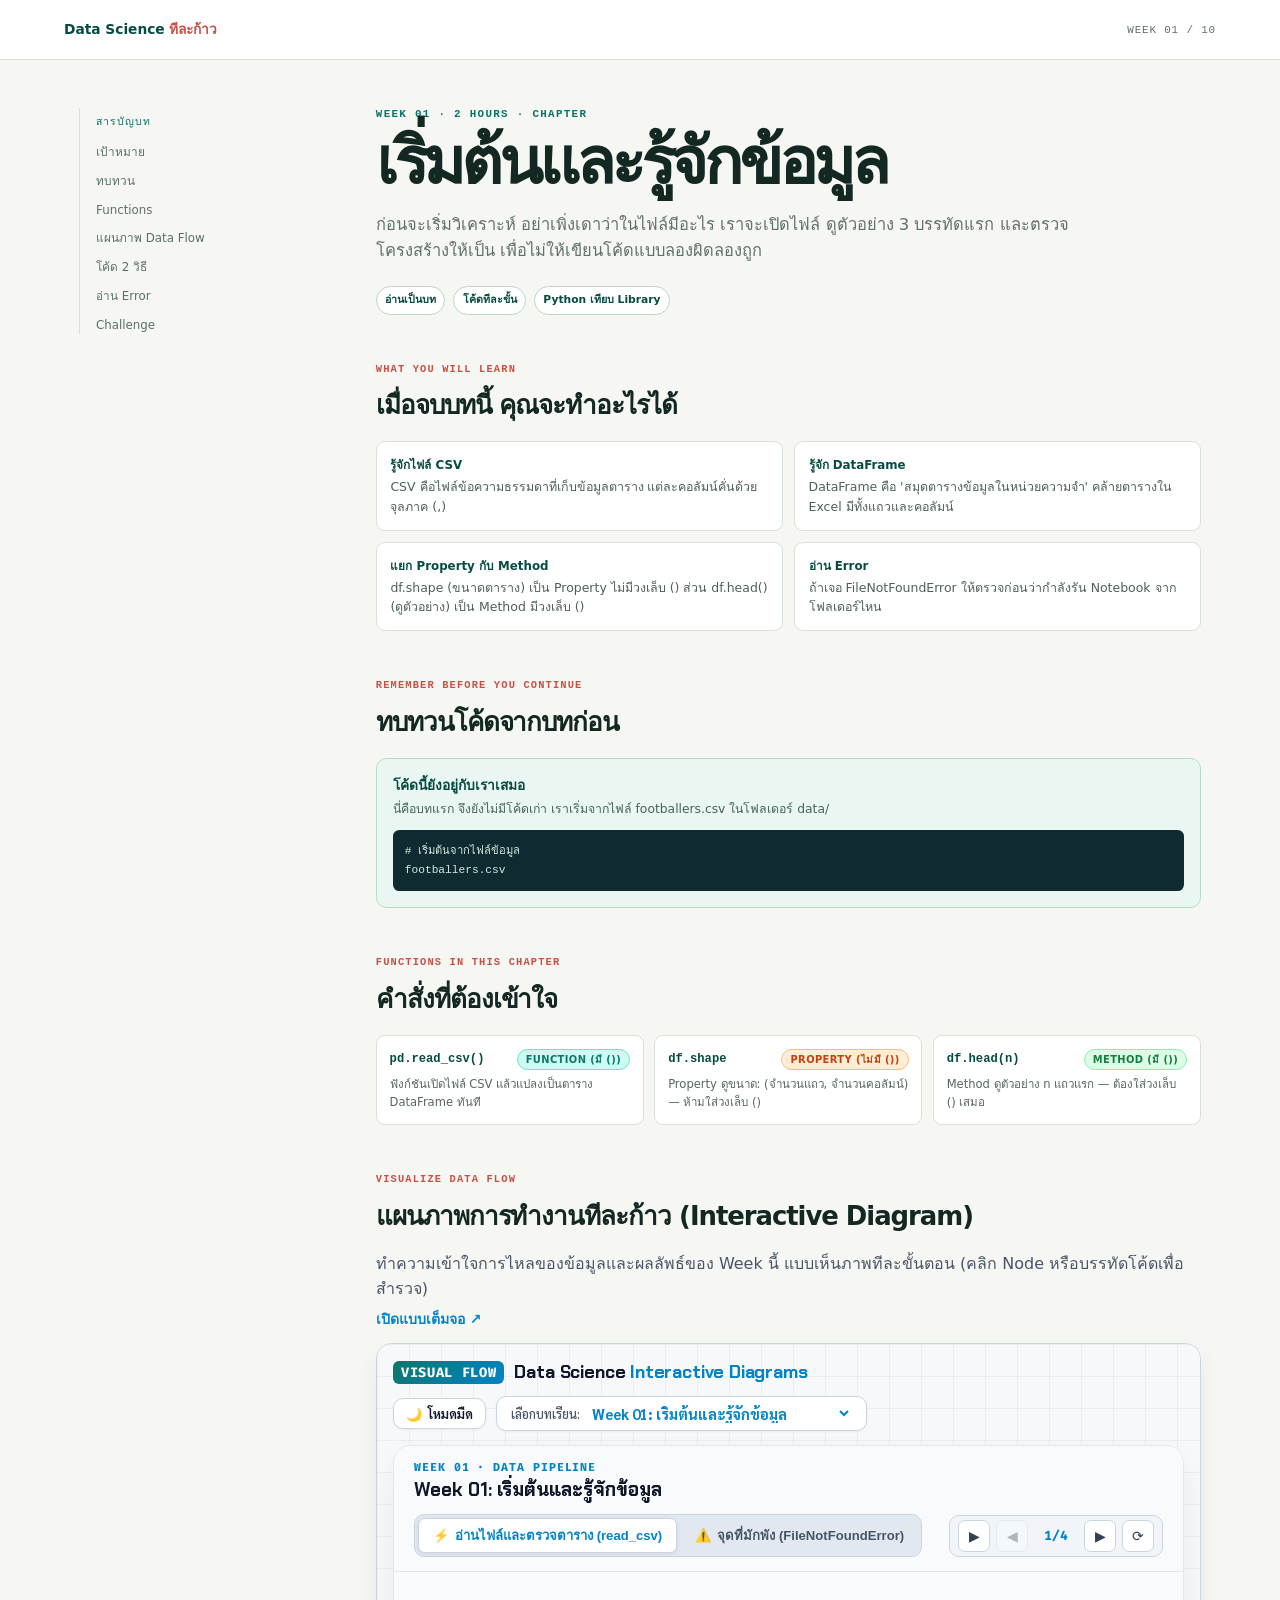
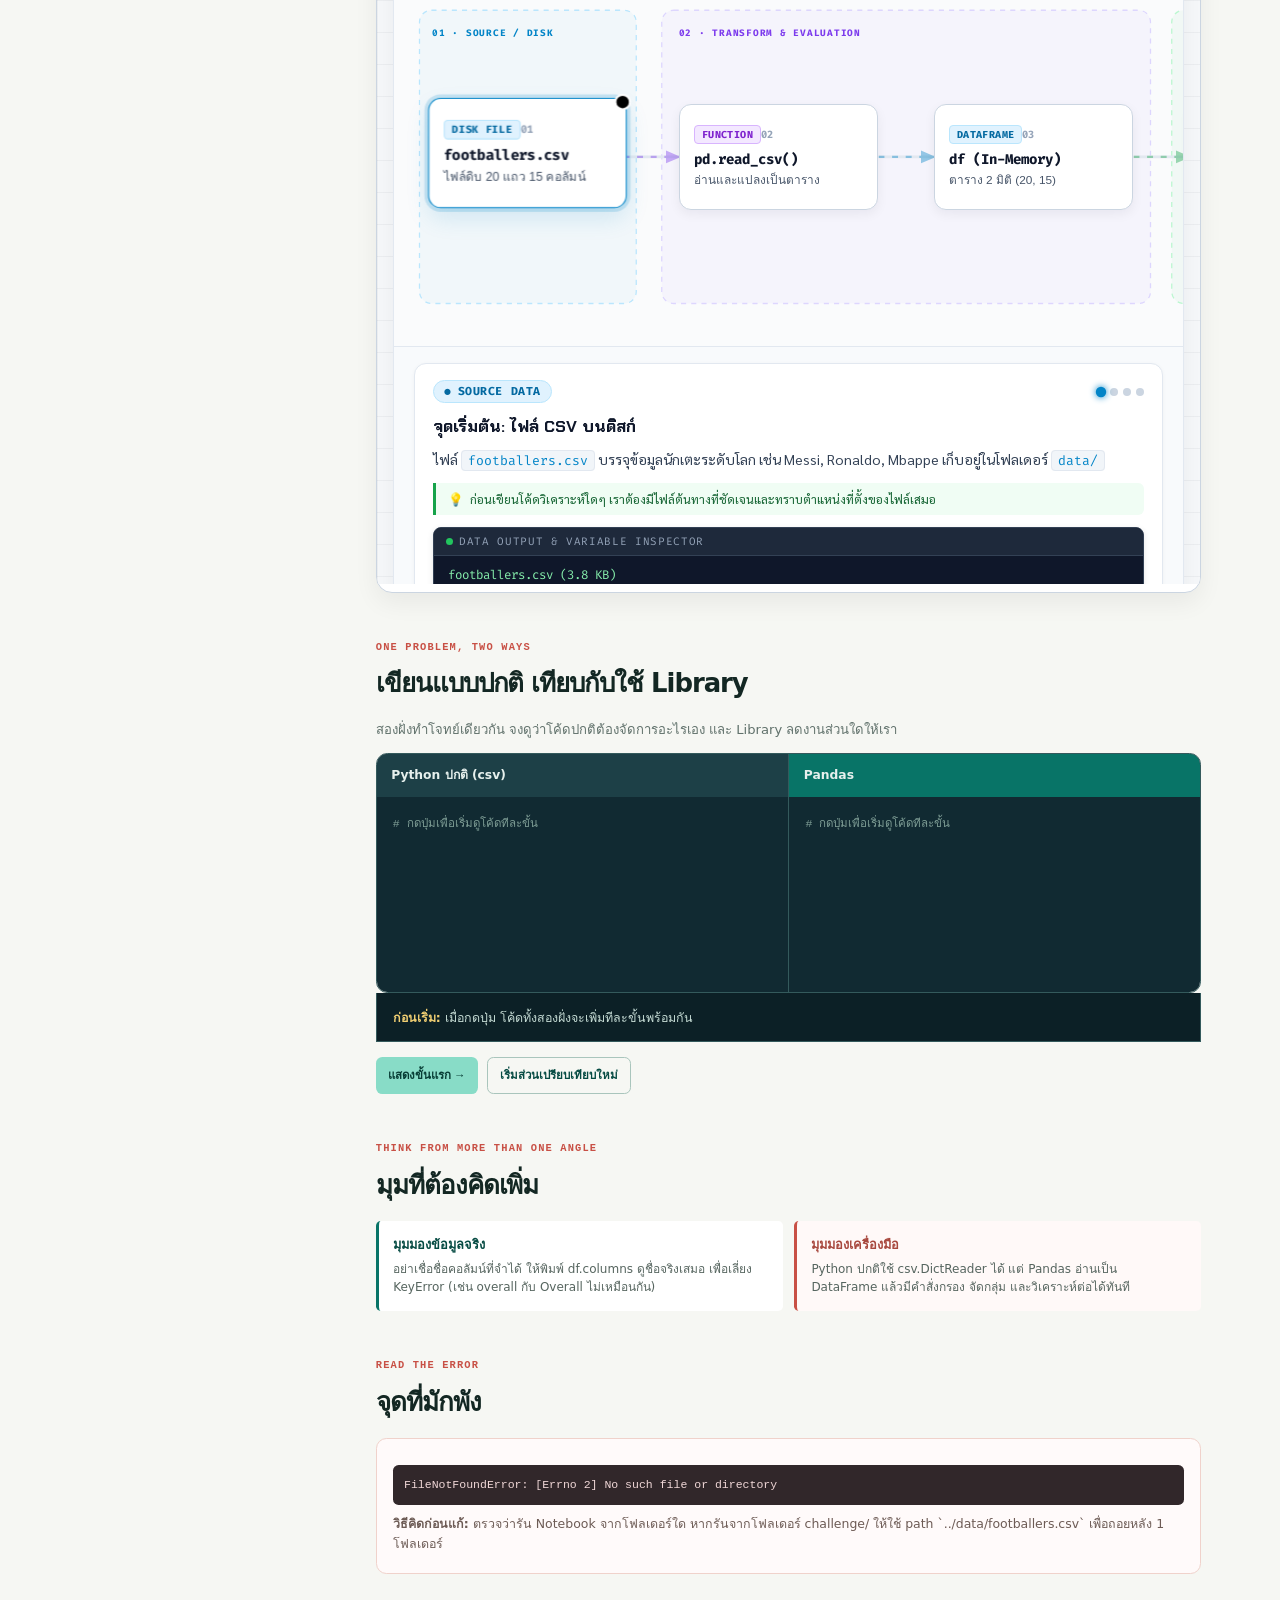
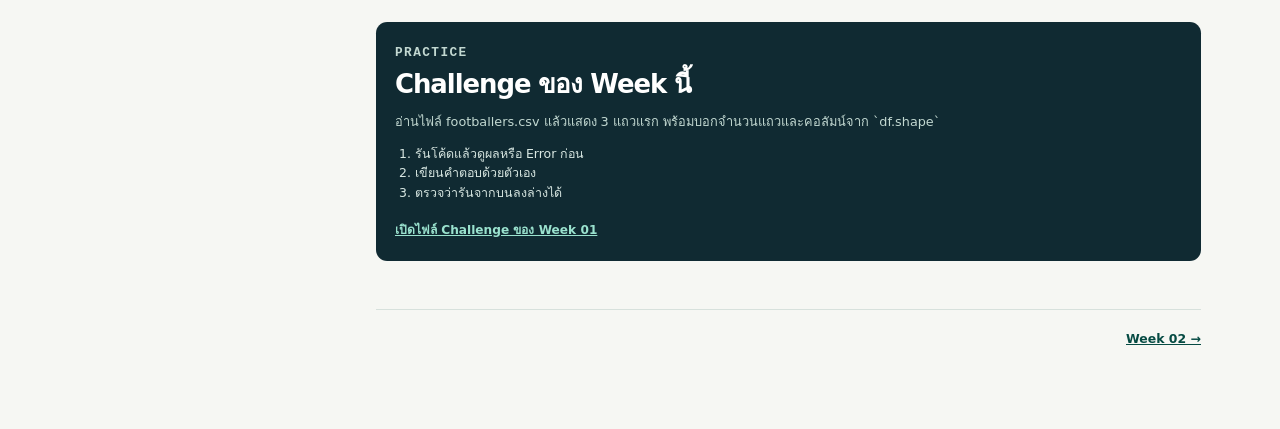
<file: weeks/week-01.html>
<!doctype html><html lang="th"><head><meta charset="utf-8"><meta name="viewport" content="width=device-width,initial-scale=1"><title>Week 01 | Data Science ทีละก้าว</title><link rel="stylesheet" href="../week-book.css"></head><body data-week="1"><header class="book-bar"><a class="book-brand" href="../index.html">Data Science <b>ทีละก้าว</b></a><span class="book-week">WEEK 01 / 10</span></header><div class="book-layout"><aside class="book-toc"><b>สารบัญบท</b><a href="#goals">เป้าหมาย</a><a href="#recap">ทบทวน</a><a href="#functions">Functions</a><a href="#compare">โค้ด 2 วิธี</a><a href="#error">อ่าน Error</a><a href="#challenge">Challenge</a></aside><main id="book"></main></div><script src="../week-book.js"></script></body></html>
</file>
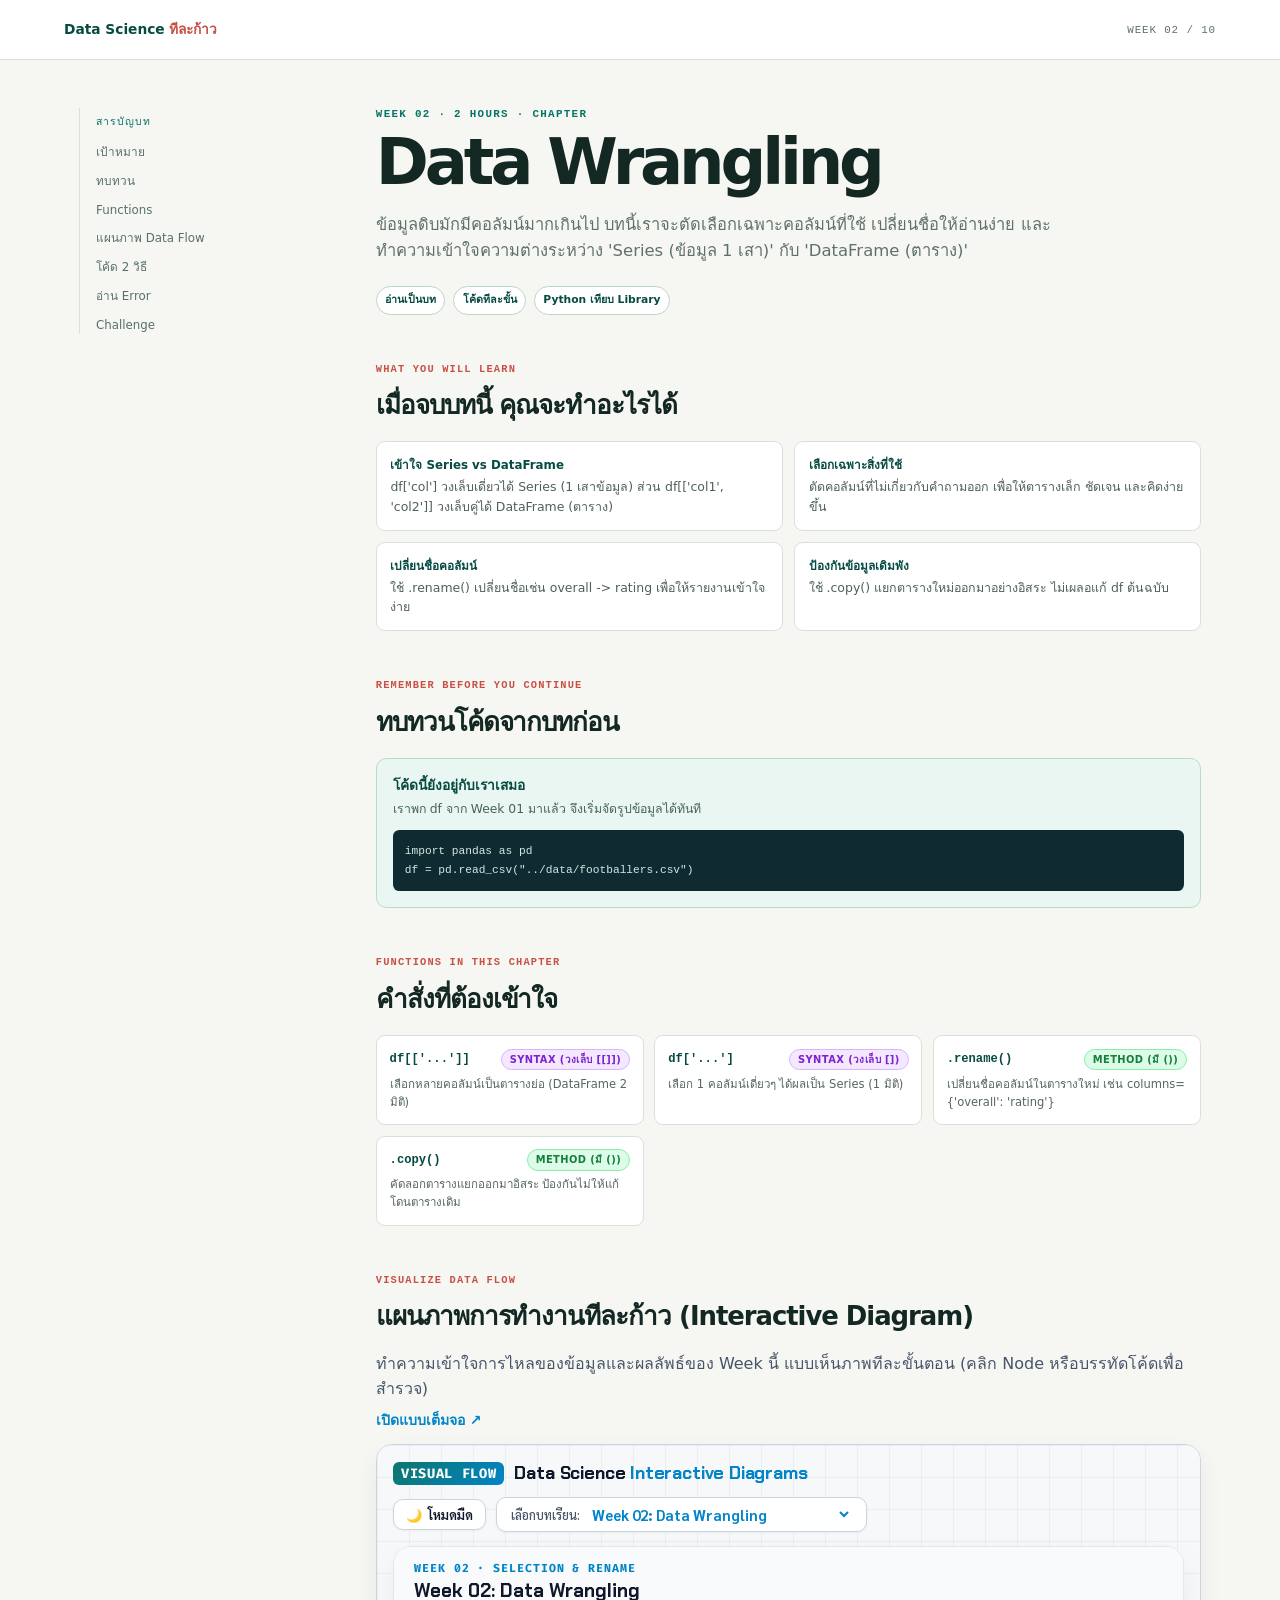
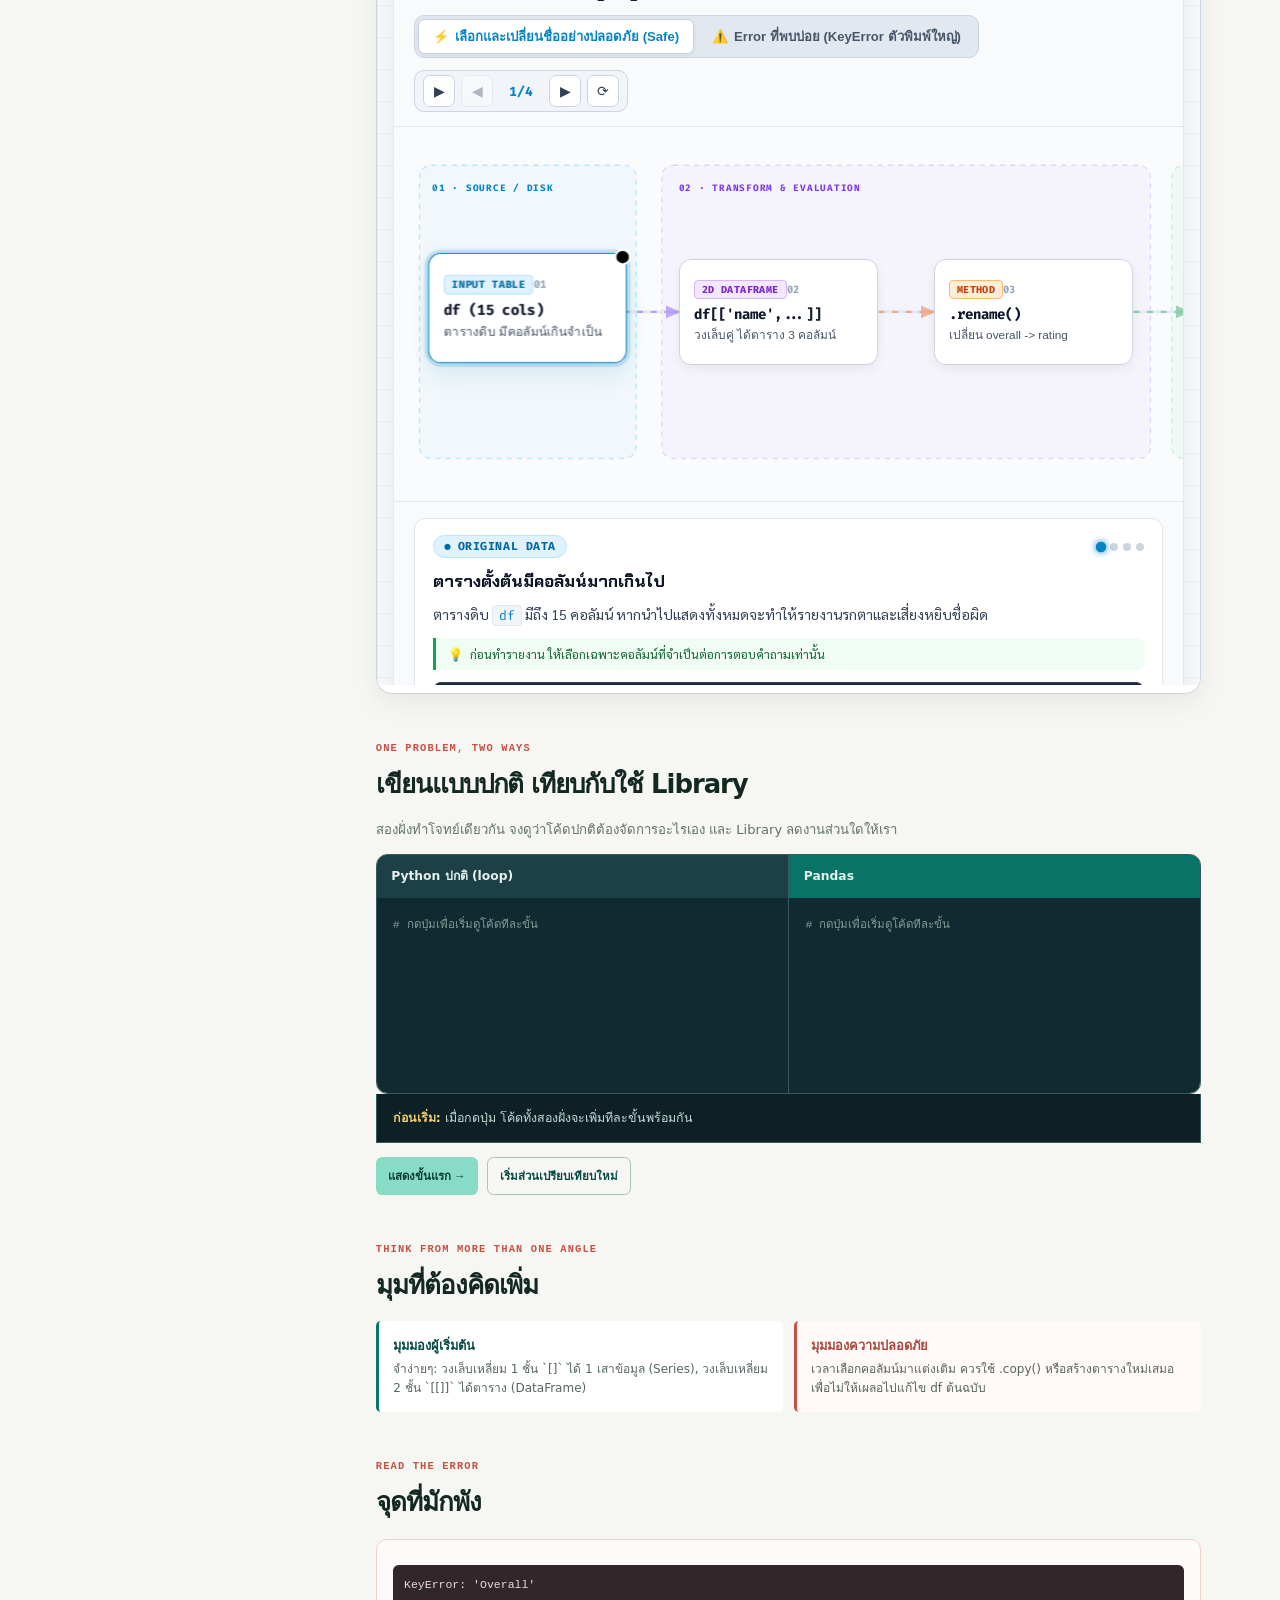
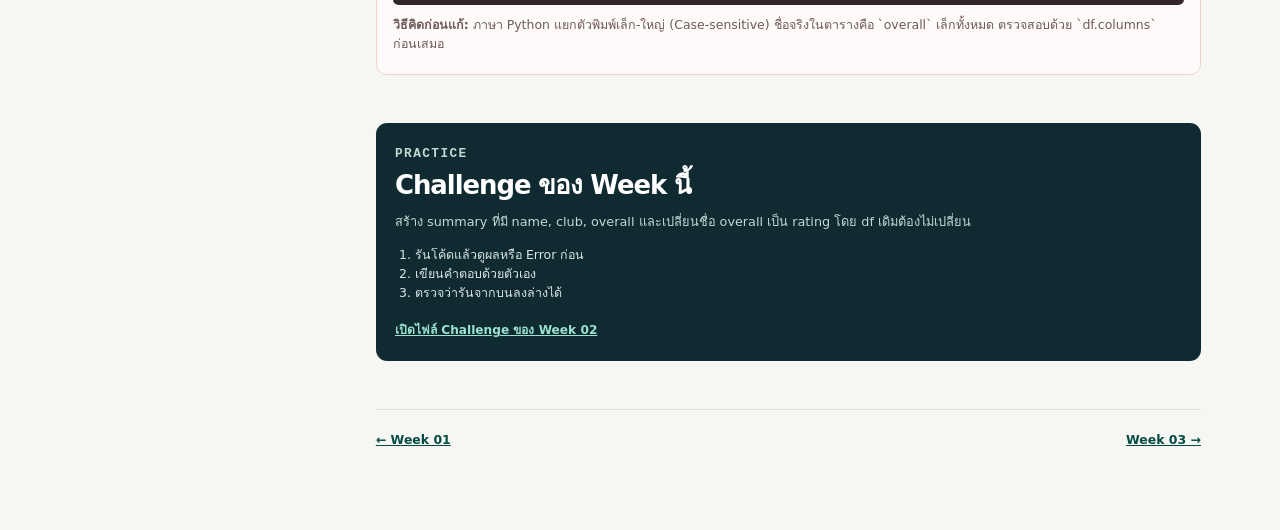
<file: weeks/week-02.html>
<!doctype html><html lang="th"><head><meta charset="utf-8"><meta name="viewport" content="width=device-width,initial-scale=1"><title>Week 02 | Data Science ทีละก้าว</title><link rel="stylesheet" href="../week-book.css"></head><body data-week="2"><header class="book-bar"><a class="book-brand" href="../index.html">Data Science <b>ทีละก้าว</b></a><span class="book-week">WEEK 02 / 10</span></header><div class="book-layout"><aside class="book-toc"><b>สารบัญบท</b><a href="#goals">เป้าหมาย</a><a href="#recap">ทบทวน</a><a href="#functions">Functions</a><a href="#compare">โค้ด 2 วิธี</a><a href="#error">อ่าน Error</a><a href="#challenge">Challenge</a></aside><main id="book"></main></div><script src="../week-book.js"></script></body></html>
</file>
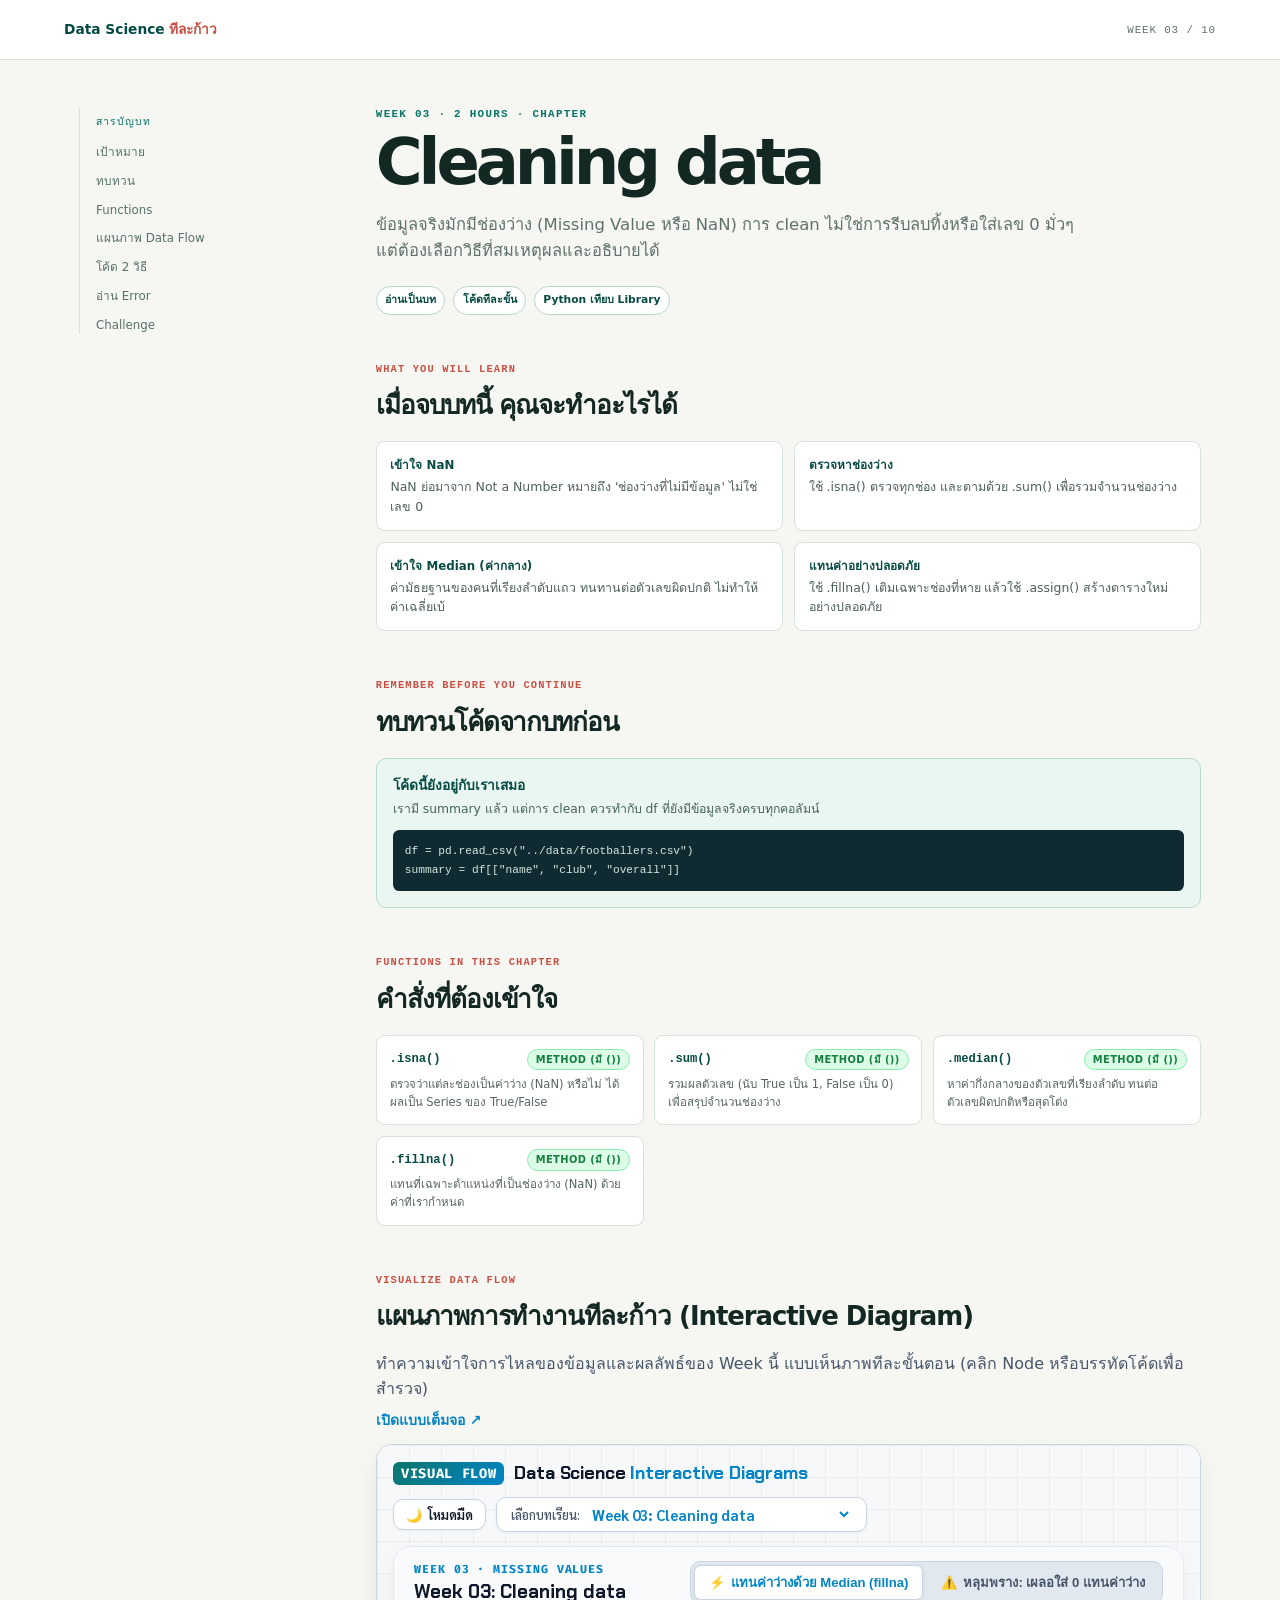
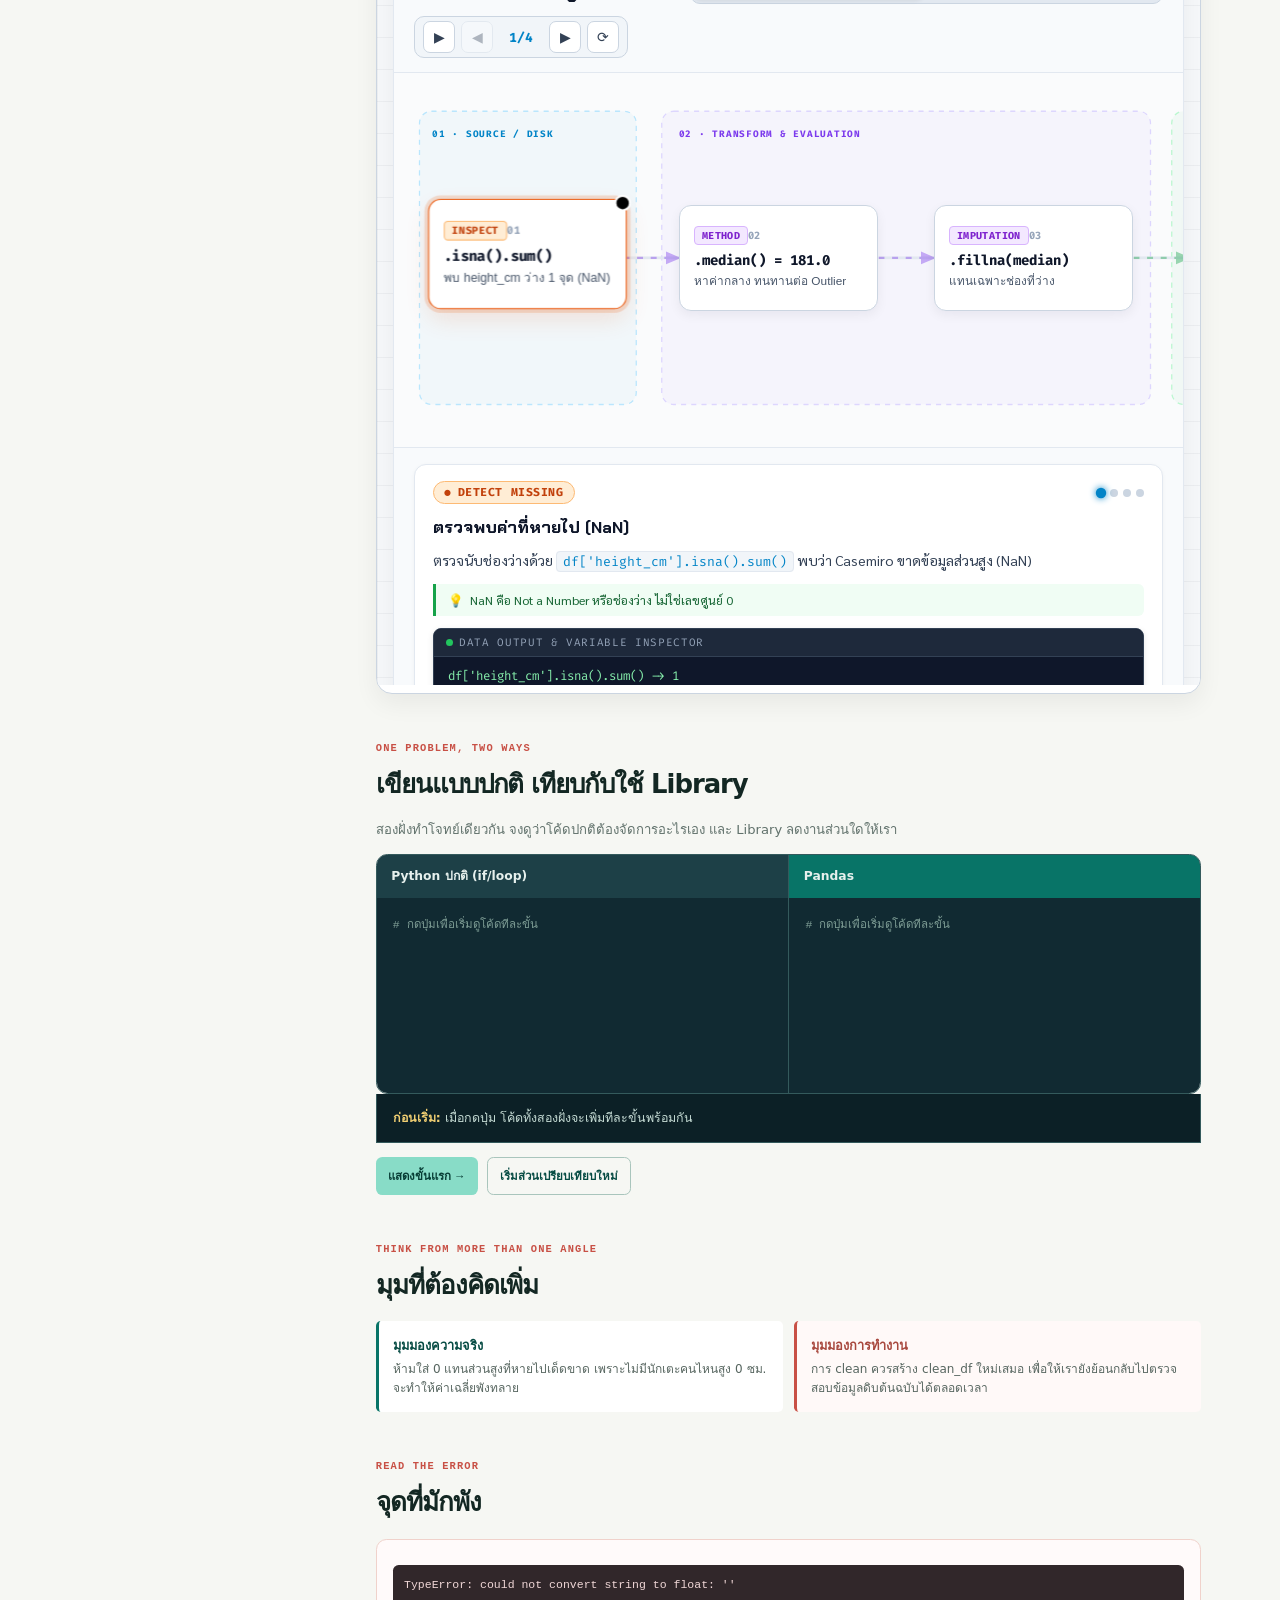
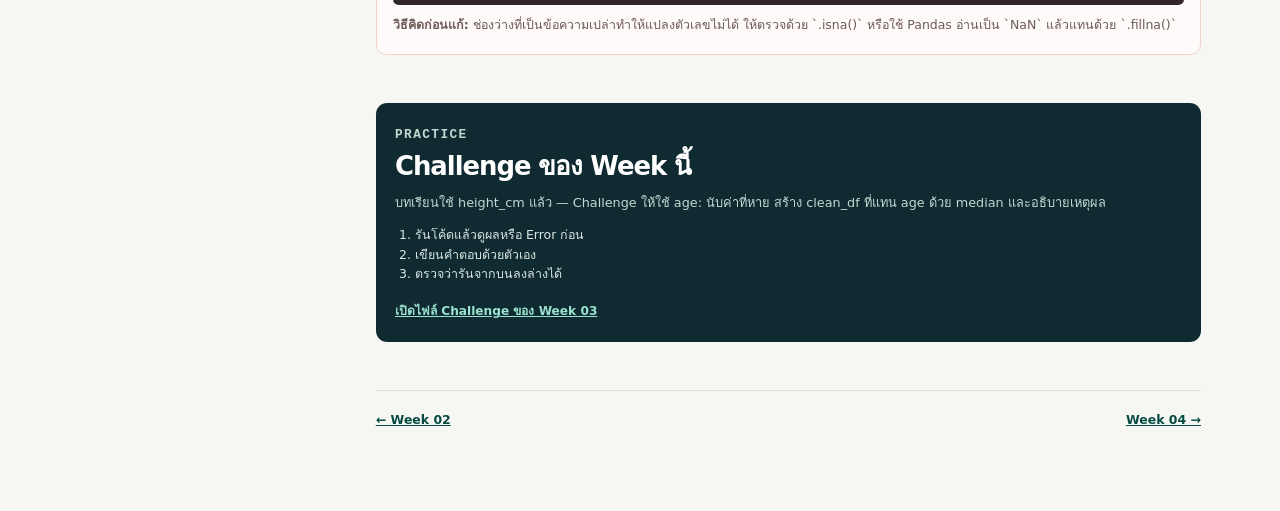
<file: weeks/week-03.html>
<!doctype html><html lang="th"><head><meta charset="utf-8"><meta name="viewport" content="width=device-width,initial-scale=1"><title>Week 03 | Data Science ทีละก้าว</title><link rel="stylesheet" href="../week-book.css"></head><body data-week="3"><header class="book-bar"><a class="book-brand" href="../index.html">Data Science <b>ทีละก้าว</b></a><span class="book-week">WEEK 03 / 10</span></header><div class="book-layout"><aside class="book-toc"><b>สารบัญบท</b><a href="#goals">เป้าหมาย</a><a href="#recap">ทบทวน</a><a href="#functions">Functions</a><a href="#compare">โค้ด 2 วิธี</a><a href="#error">อ่าน Error</a><a href="#challenge">Challenge</a></aside><main id="book"></main></div><script src="../week-book.js"></script></body></html>
</file>
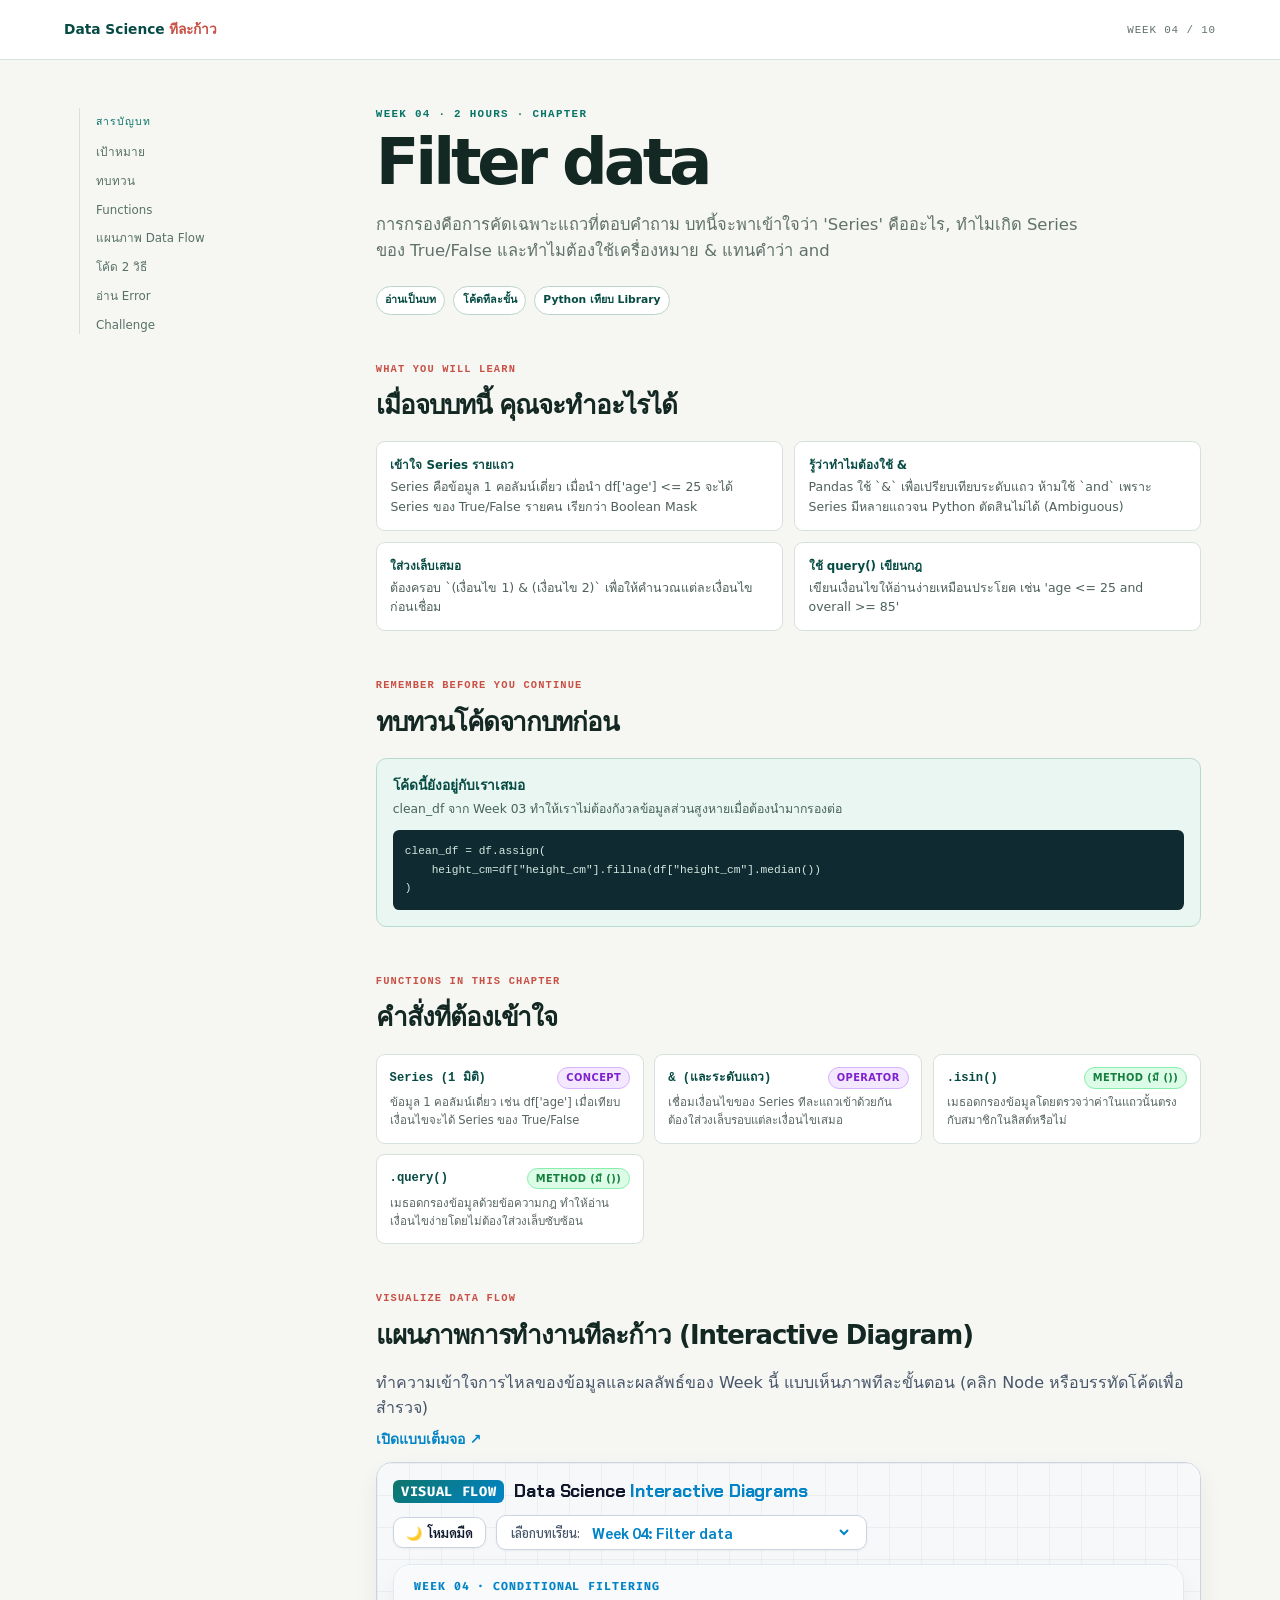
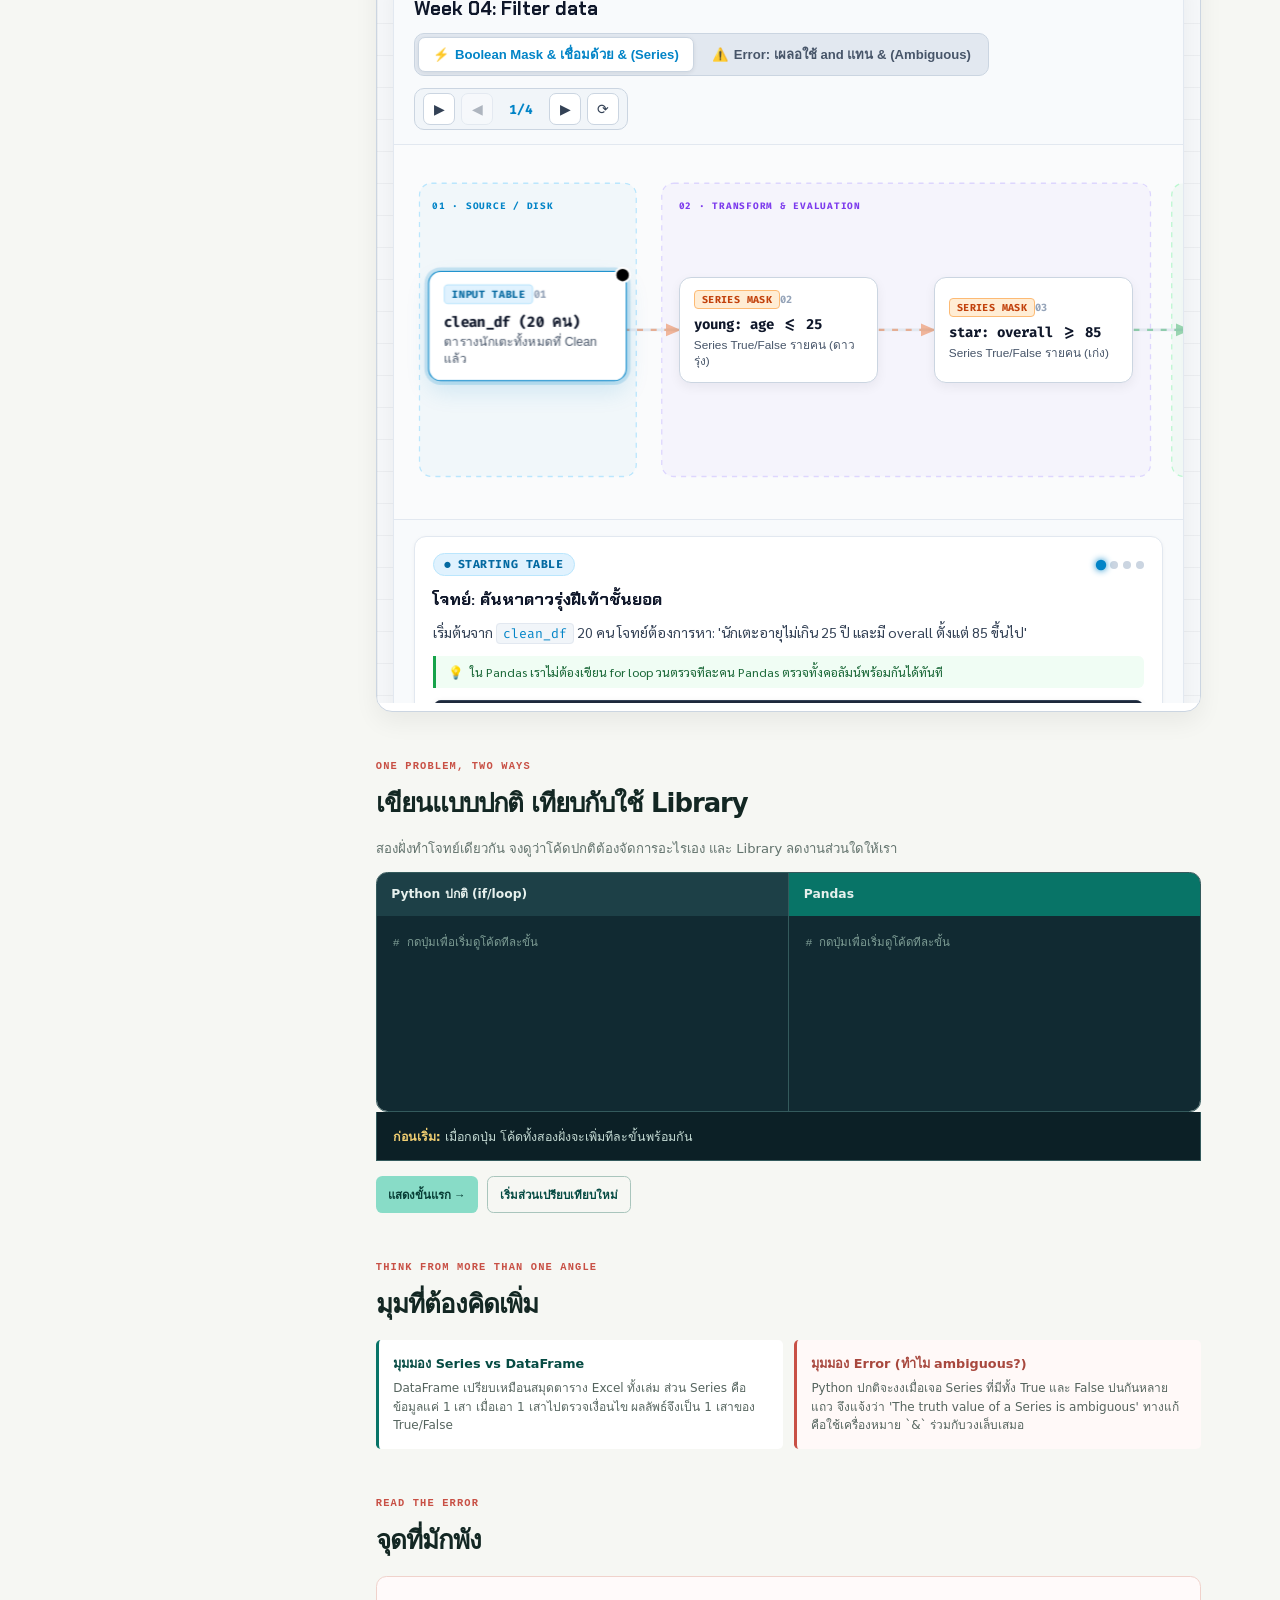
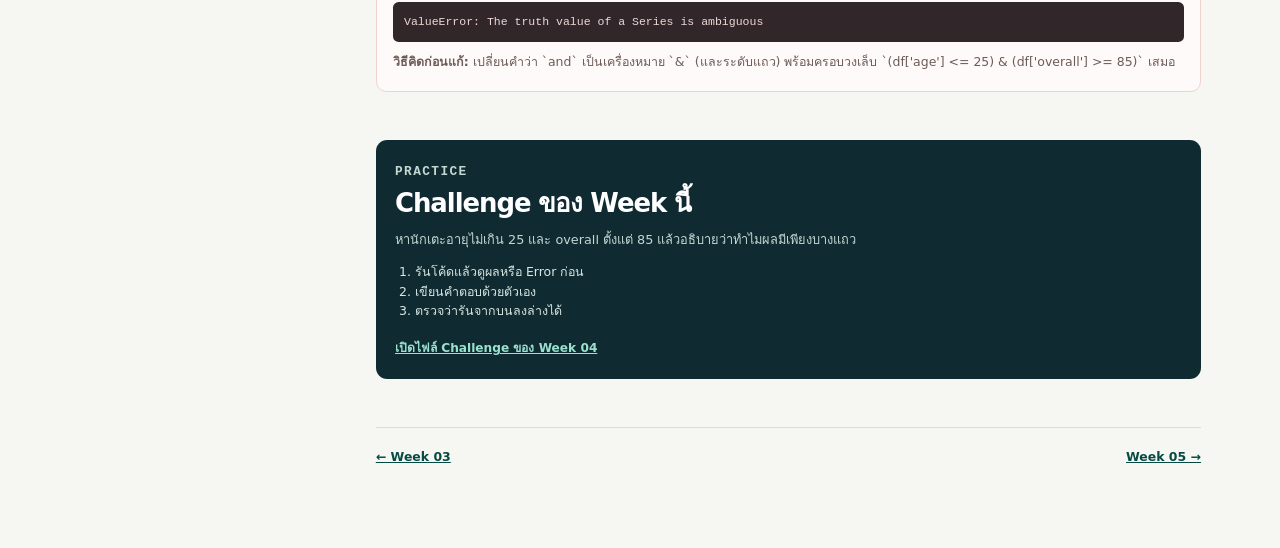
<file: weeks/week-04.html>
<!doctype html><html lang="th"><head><meta charset="utf-8"><meta name="viewport" content="width=device-width,initial-scale=1"><title>Week 04 | Data Science ทีละก้าว</title><link rel="stylesheet" href="../week-book.css"></head><body data-week="4"><header class="book-bar"><a class="book-brand" href="../index.html">Data Science <b>ทีละก้าว</b></a><span class="book-week">WEEK 04 / 10</span></header><div class="book-layout"><aside class="book-toc"><b>สารบัญบท</b><a href="#goals">เป้าหมาย</a><a href="#recap">ทบทวน</a><a href="#functions">Functions</a><a href="#compare">โค้ด 2 วิธี</a><a href="#error">อ่าน Error</a><a href="#challenge">Challenge</a></aside><main id="book"></main></div><script src="../week-book.js"></script></body></html>
</file>
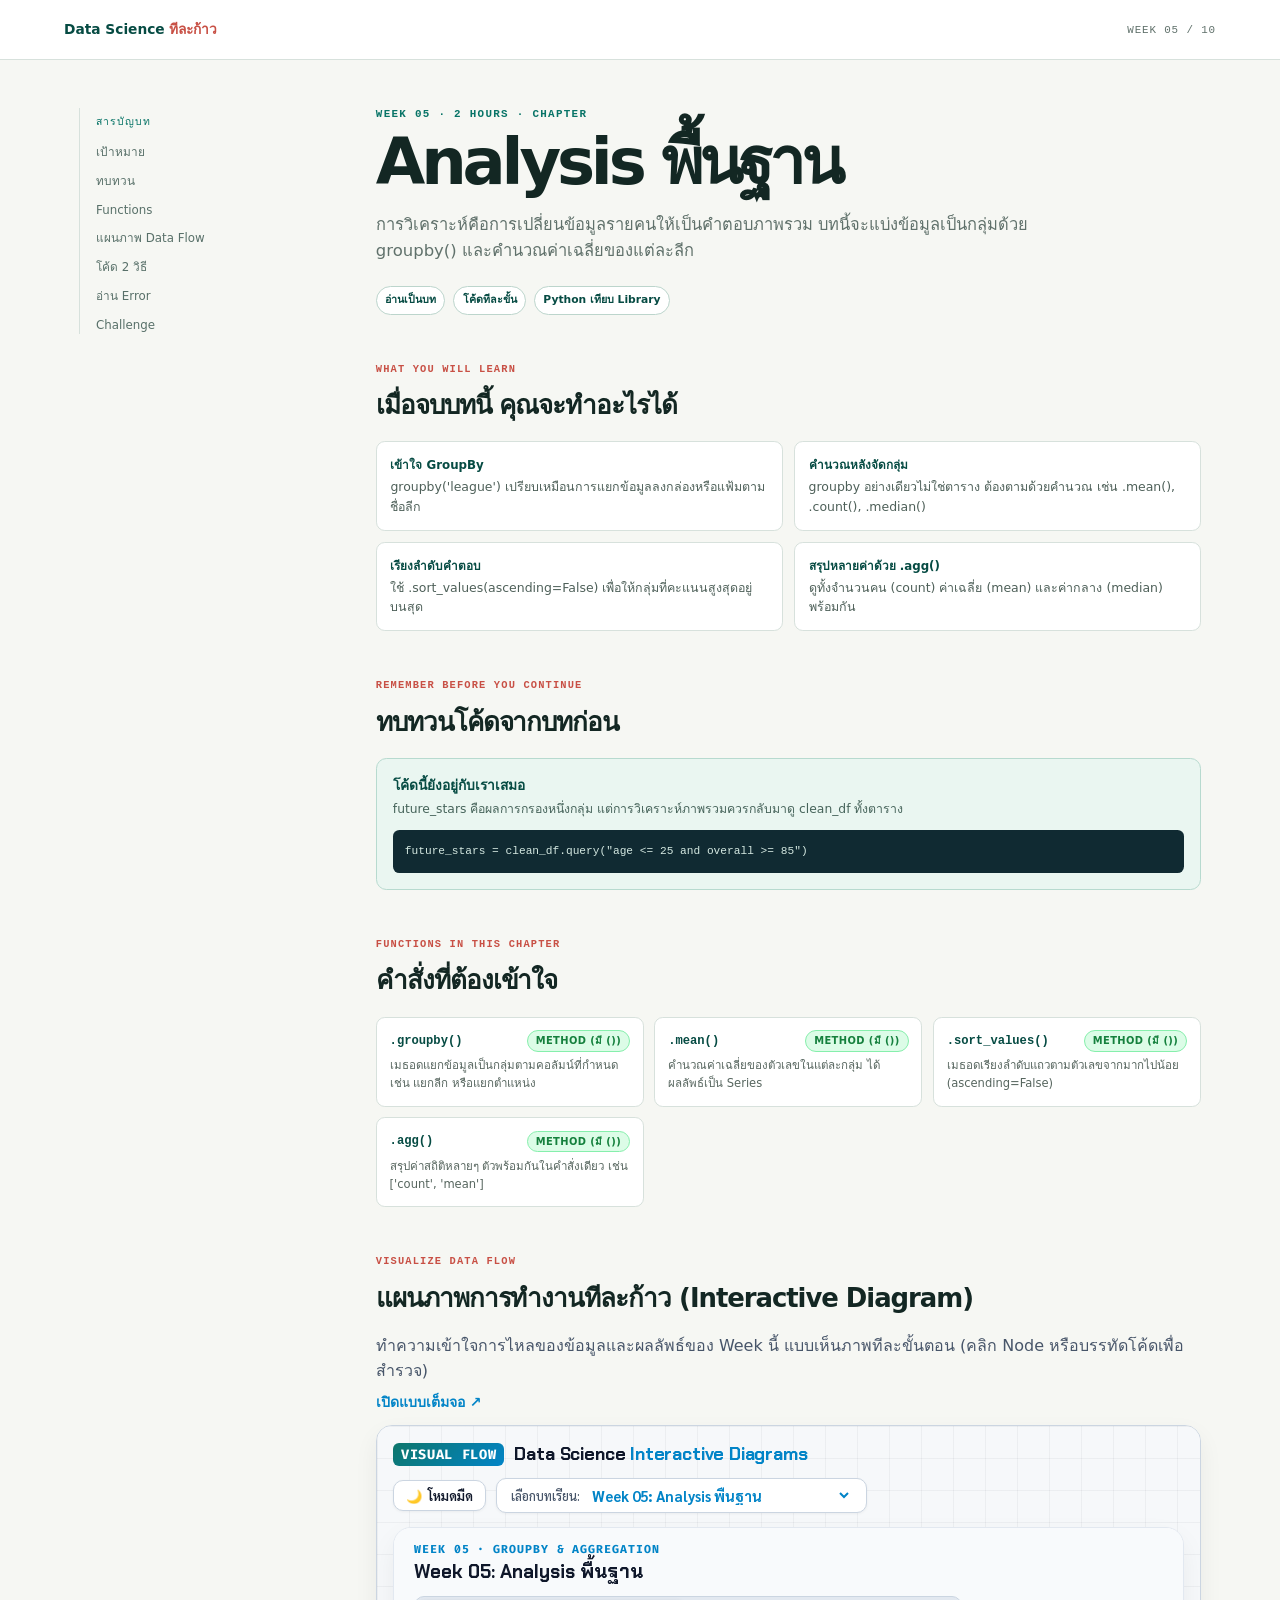
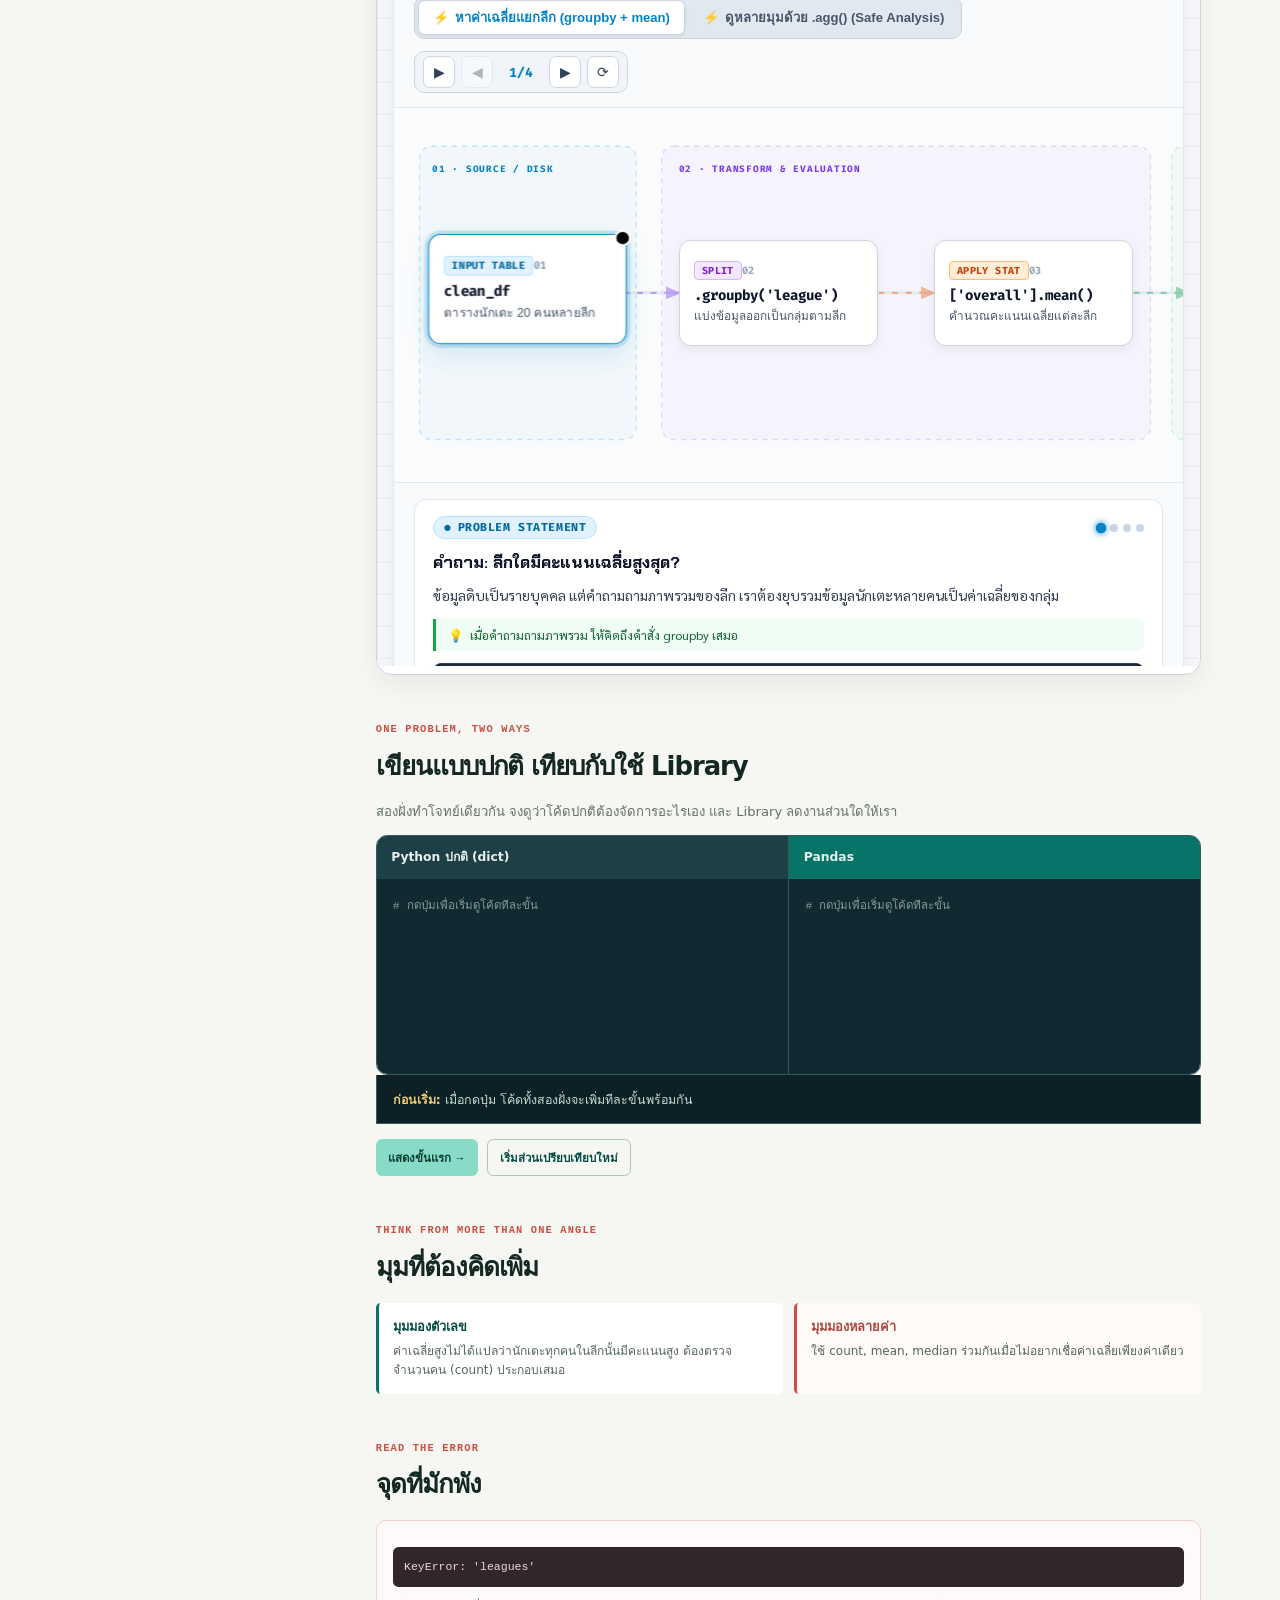
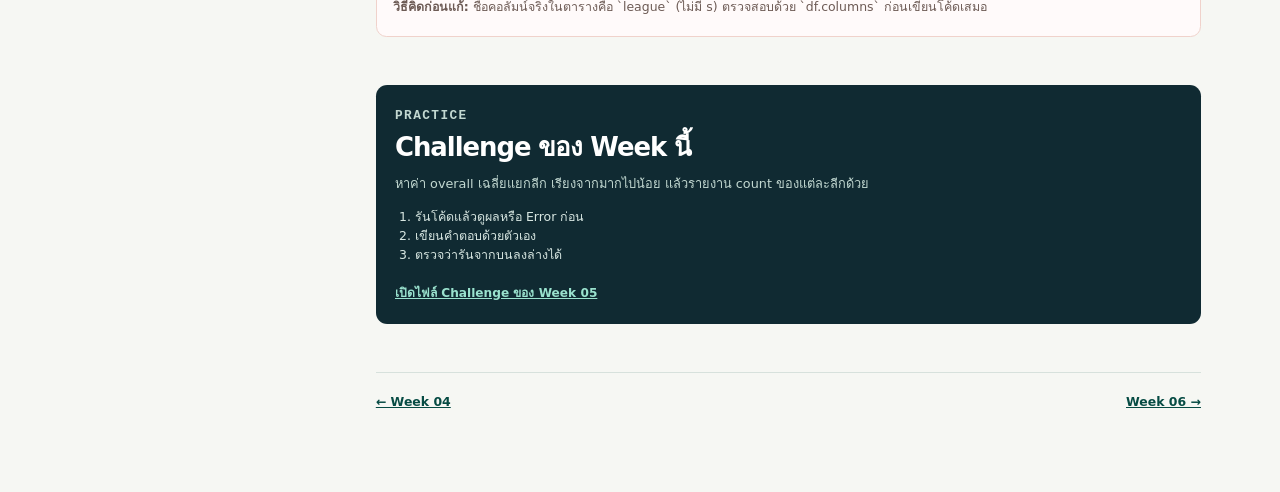
<file: weeks/week-05.html>
<!doctype html><html lang="th"><head><meta charset="utf-8"><meta name="viewport" content="width=device-width,initial-scale=1"><title>Week 05 | Data Science ทีละก้าว</title><link rel="stylesheet" href="../week-book.css"></head><body data-week="5"><header class="book-bar"><a class="book-brand" href="../index.html">Data Science <b>ทีละก้าว</b></a><span class="book-week">WEEK 05 / 10</span></header><div class="book-layout"><aside class="book-toc"><b>สารบัญบท</b><a href="#goals">เป้าหมาย</a><a href="#recap">ทบทวน</a><a href="#functions">Functions</a><a href="#compare">โค้ด 2 วิธี</a><a href="#error">อ่าน Error</a><a href="#challenge">Challenge</a></aside><main id="book"></main></div><script src="../week-book.js"></script></body></html>
</file>
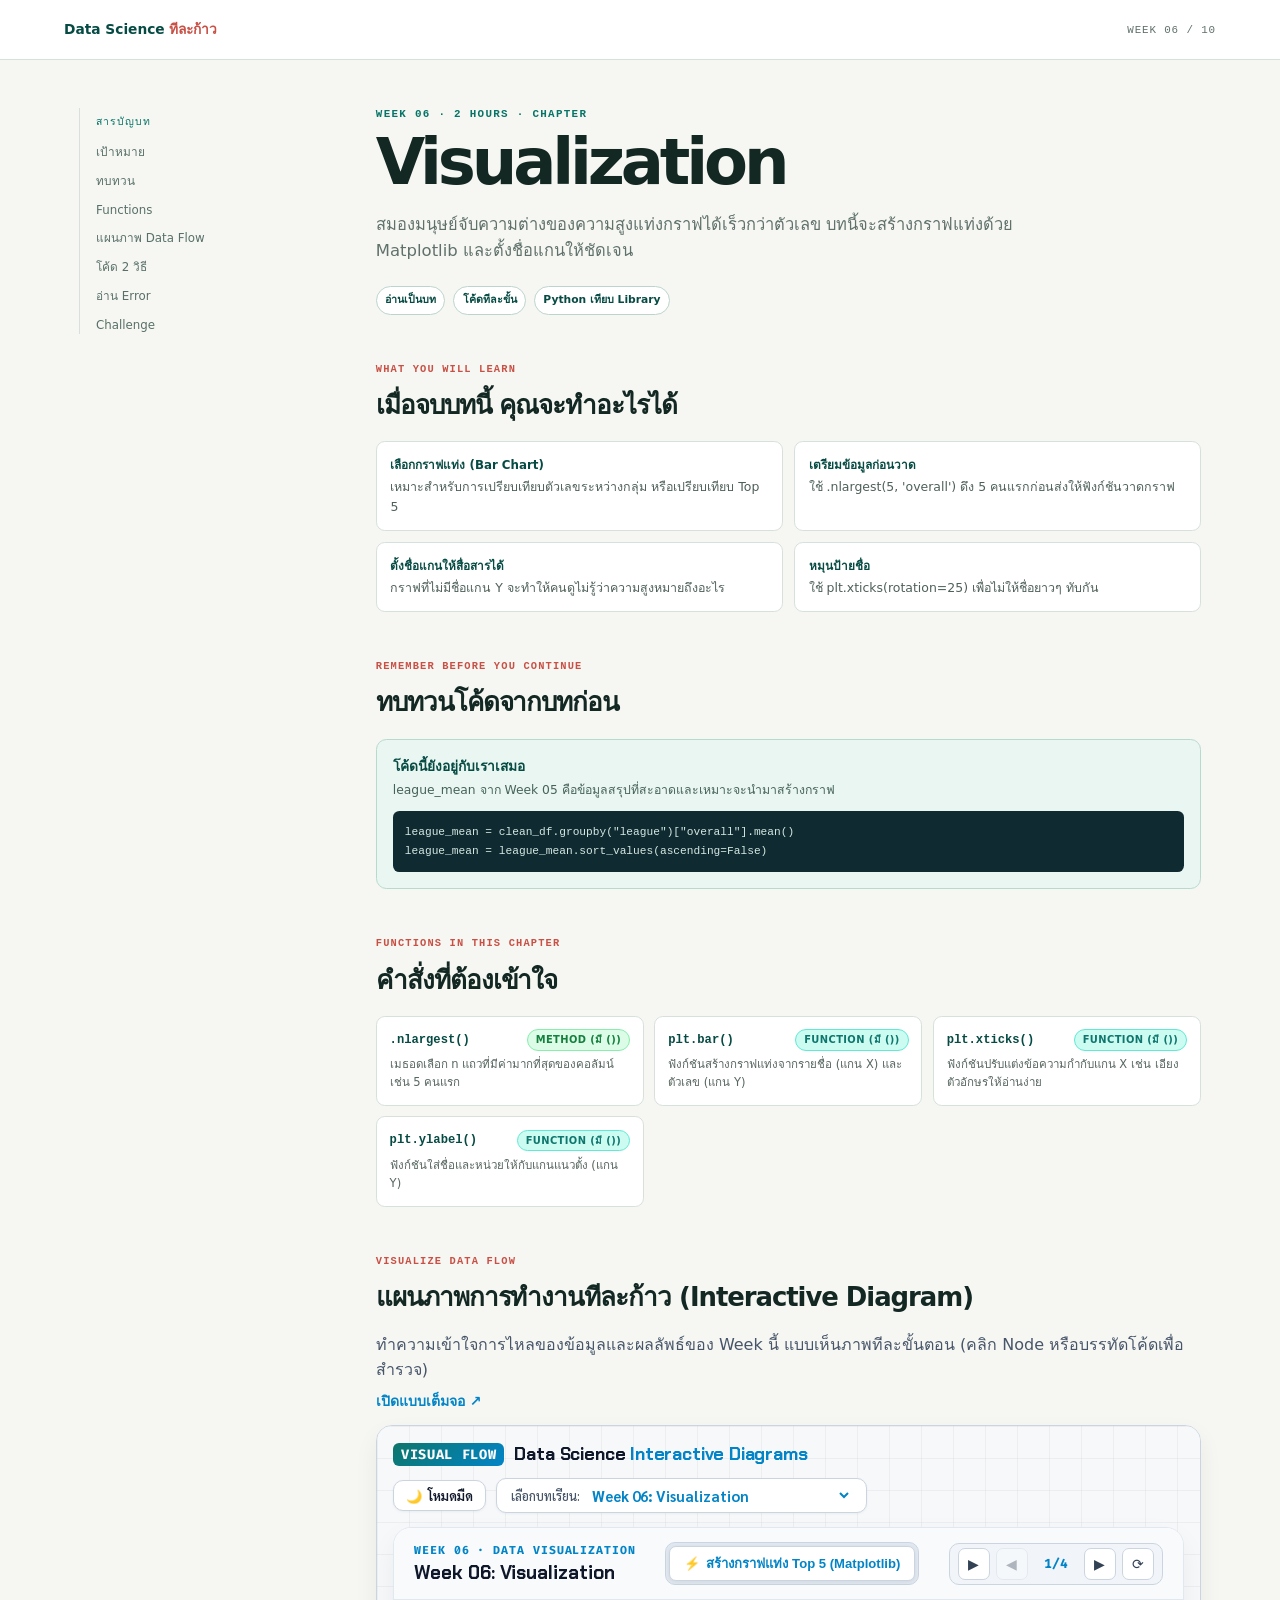
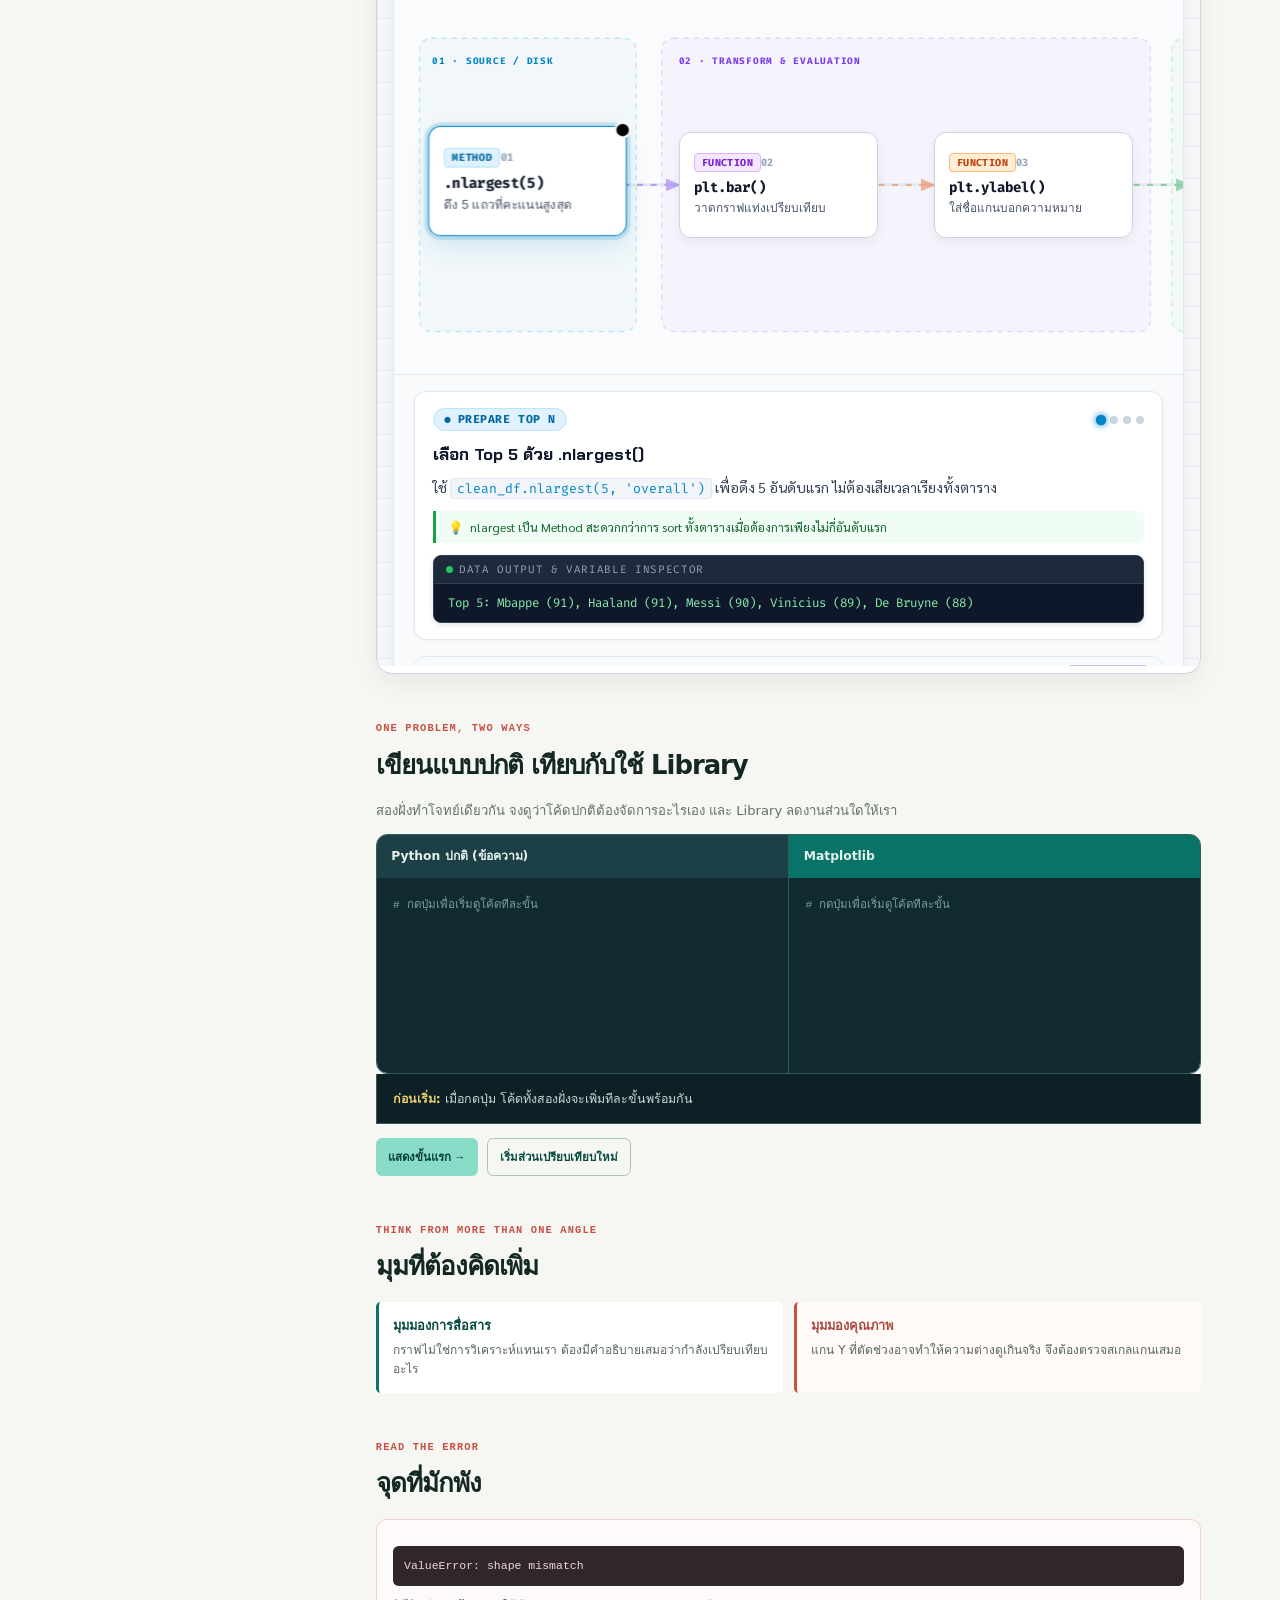
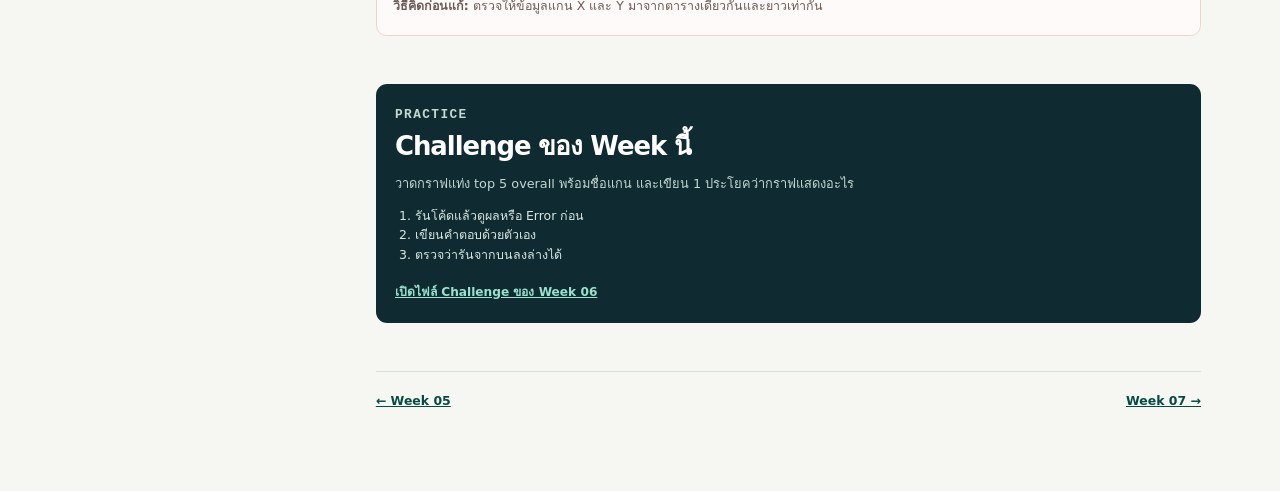
<file: weeks/week-06.html>
<!doctype html><html lang="th"><head><meta charset="utf-8"><meta name="viewport" content="width=device-width,initial-scale=1"><title>Week 06 | Data Science ทีละก้าว</title><link rel="stylesheet" href="../week-book.css"></head><body data-week="6"><header class="book-bar"><a class="book-brand" href="../index.html">Data Science <b>ทีละก้าว</b></a><span class="book-week">WEEK 06 / 10</span></header><div class="book-layout"><aside class="book-toc"><b>สารบัญบท</b><a href="#goals">เป้าหมาย</a><a href="#recap">ทบทวน</a><a href="#functions">Functions</a><a href="#compare">โค้ด 2 วิธี</a><a href="#error">อ่าน Error</a><a href="#challenge">Challenge</a></aside><main id="book"></main></div><script src="../week-book.js"></script></body></html>
</file>
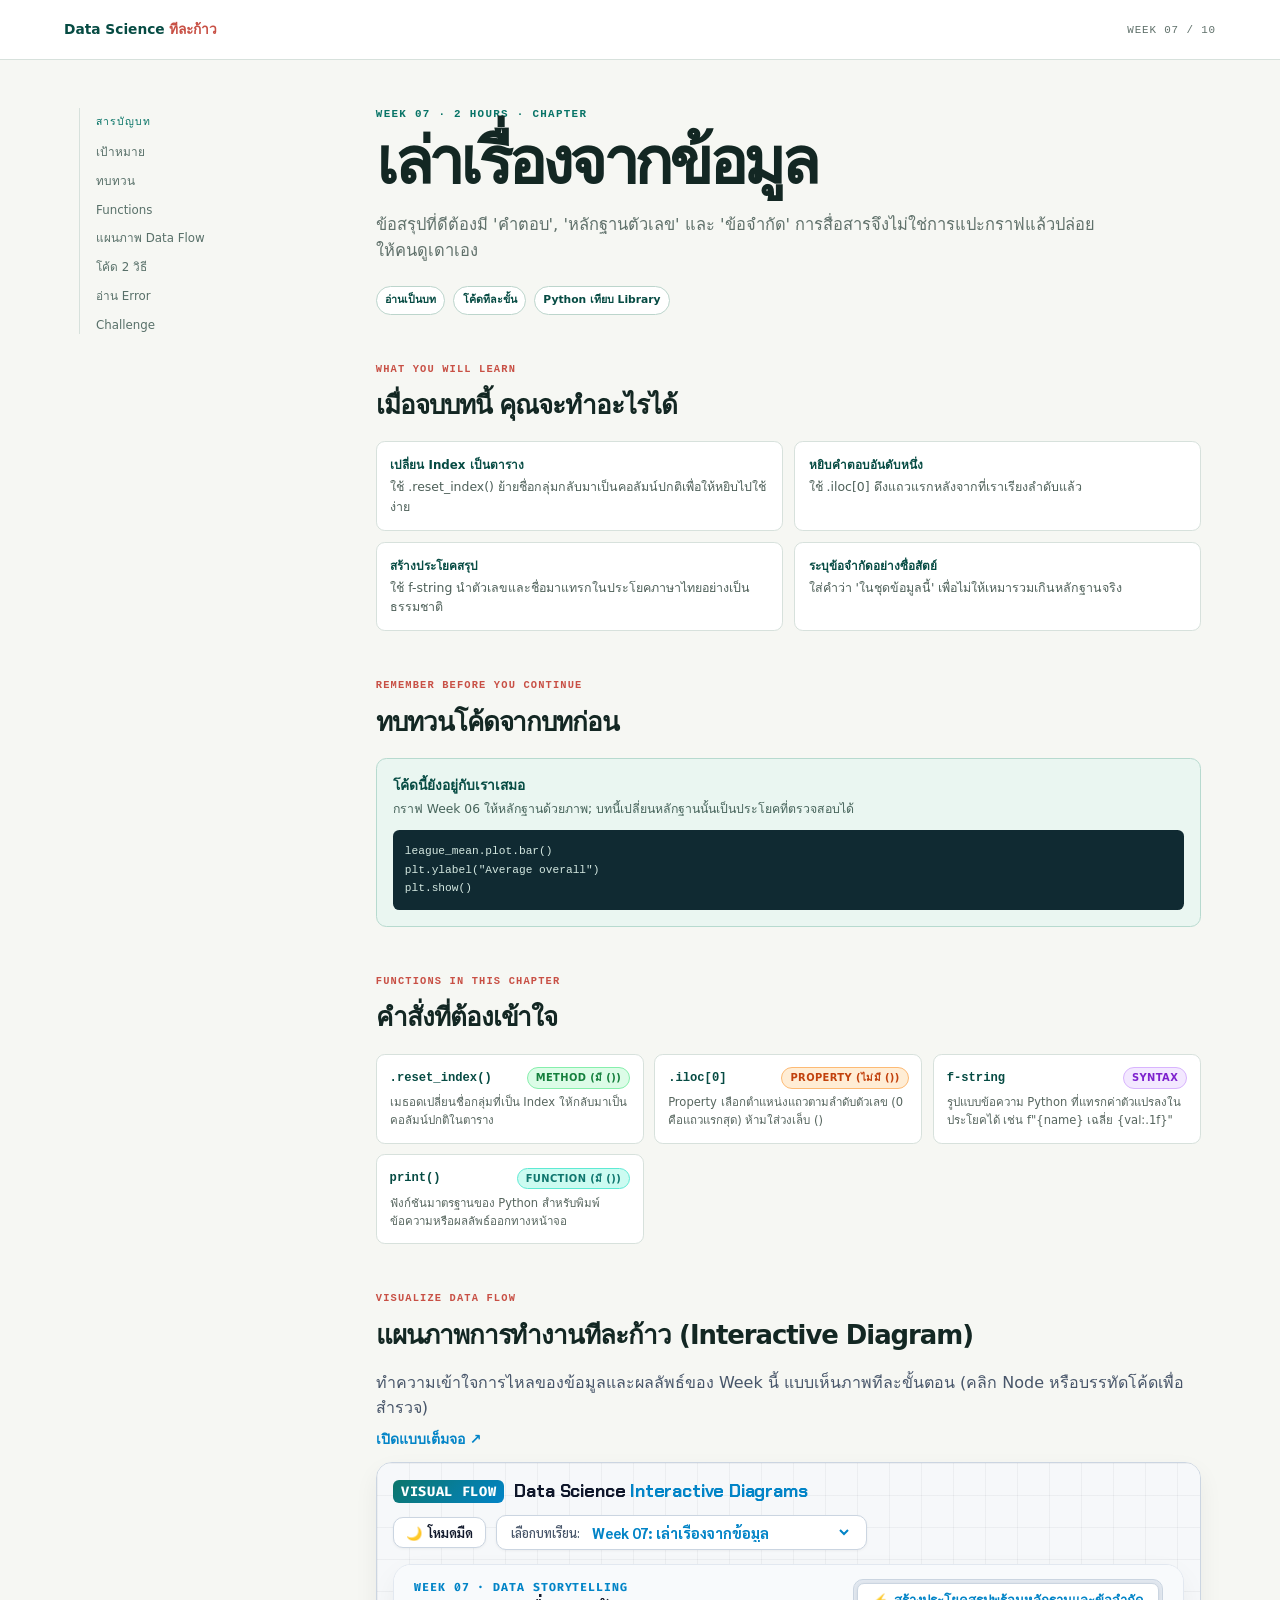
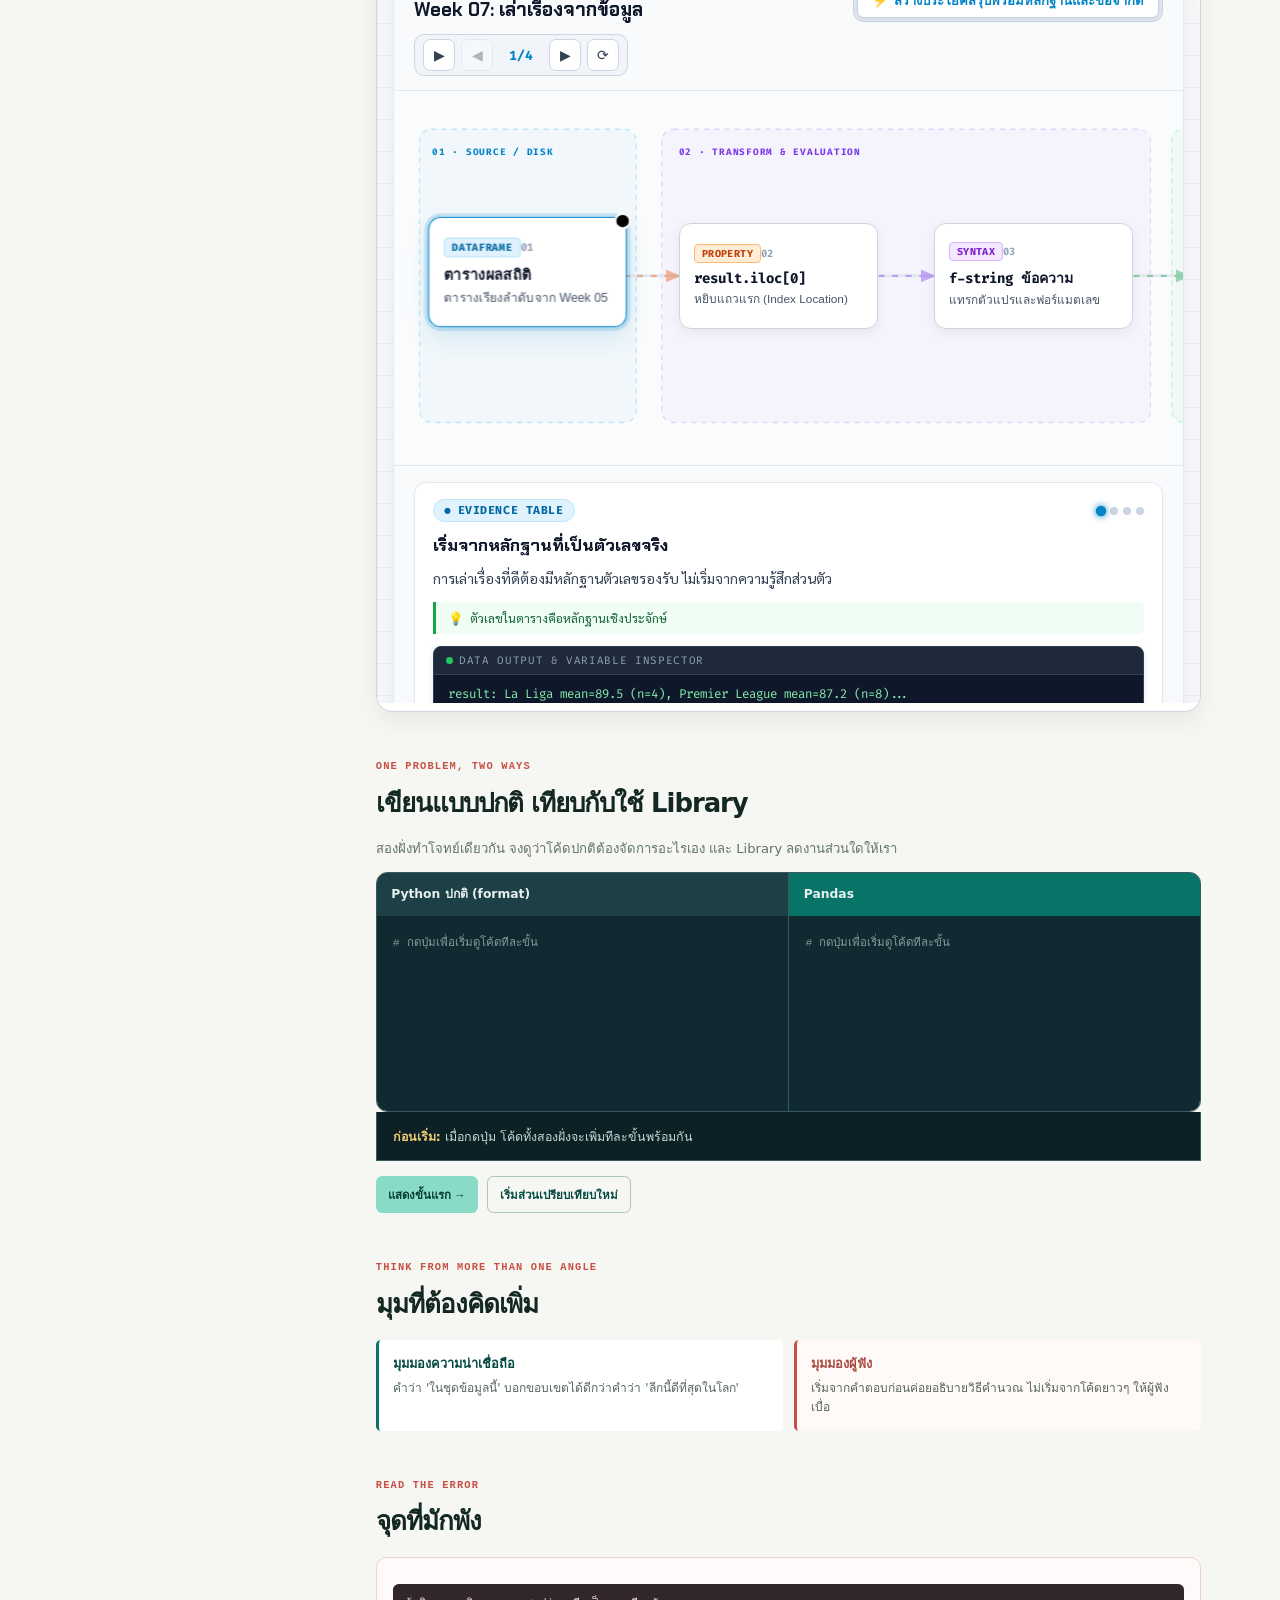
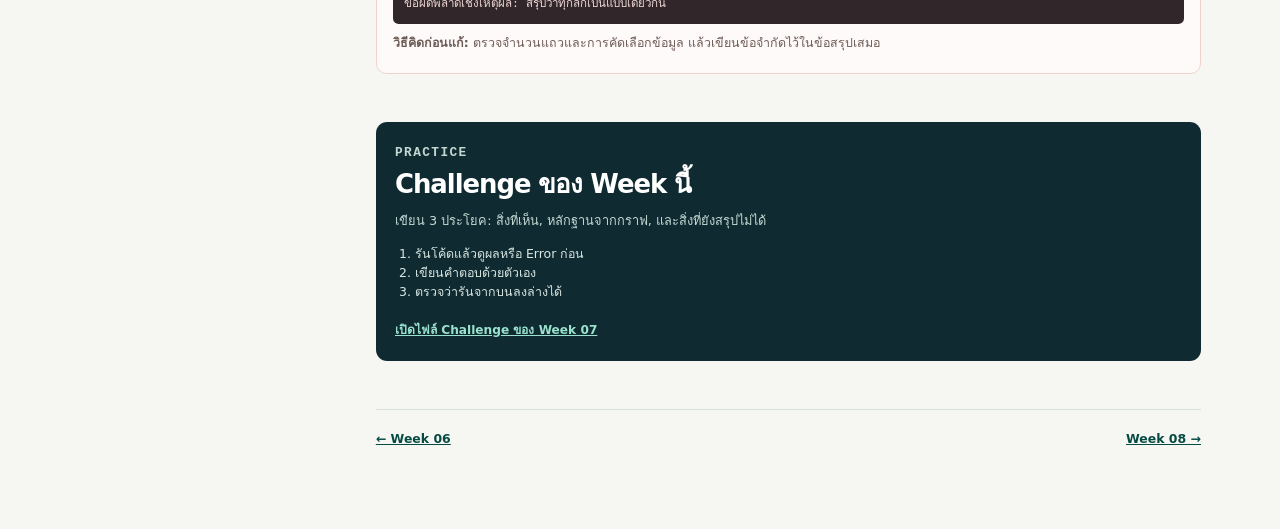
<file: weeks/week-07.html>
<!doctype html><html lang="th"><head><meta charset="utf-8"><meta name="viewport" content="width=device-width,initial-scale=1"><title>Week 07 | Data Science ทีละก้าว</title><link rel="stylesheet" href="../week-book.css"></head><body data-week="7"><header class="book-bar"><a class="book-brand" href="../index.html">Data Science <b>ทีละก้าว</b></a><span class="book-week">WEEK 07 / 10</span></header><div class="book-layout"><aside class="book-toc"><b>สารบัญบท</b><a href="#goals">เป้าหมาย</a><a href="#recap">ทบทวน</a><a href="#functions">Functions</a><a href="#compare">โค้ด 2 วิธี</a><a href="#error">อ่าน Error</a><a href="#challenge">Challenge</a></aside><main id="book"></main></div><script src="../week-book.js"></script></body></html>
</file>
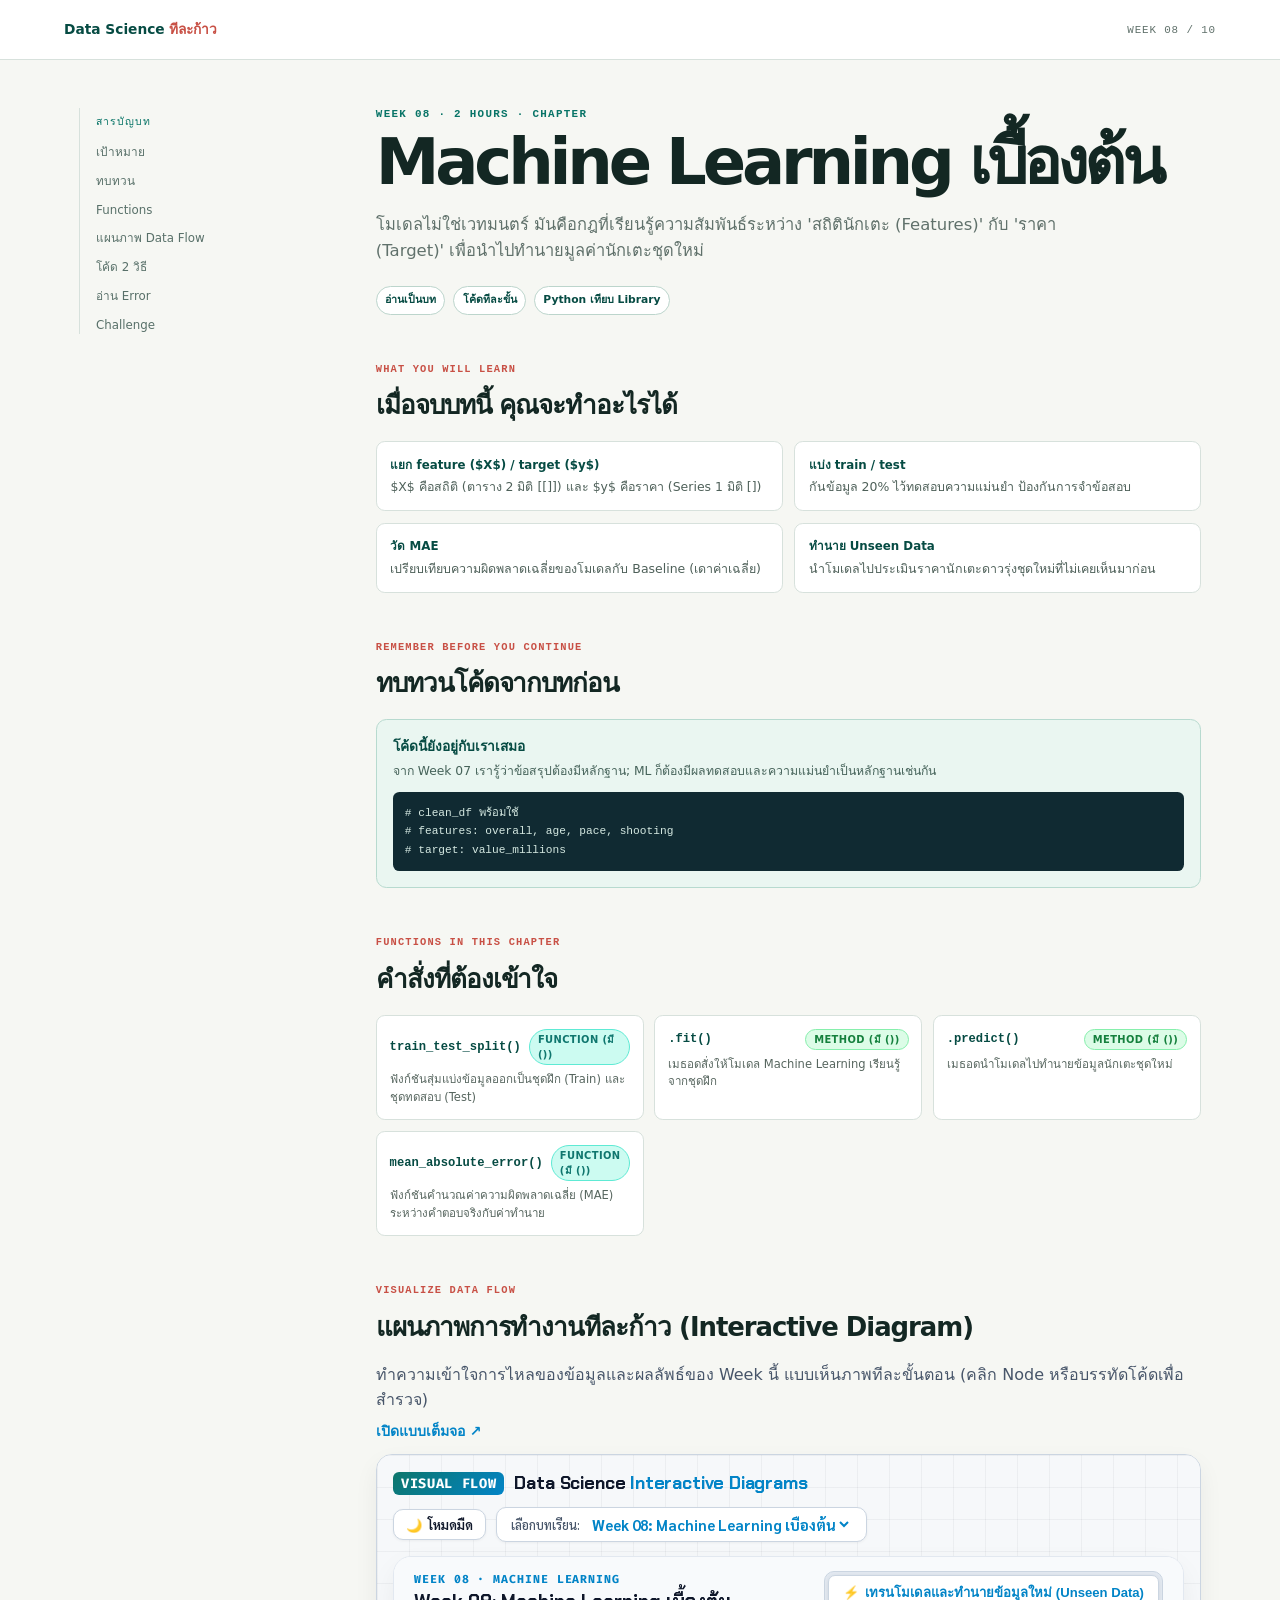
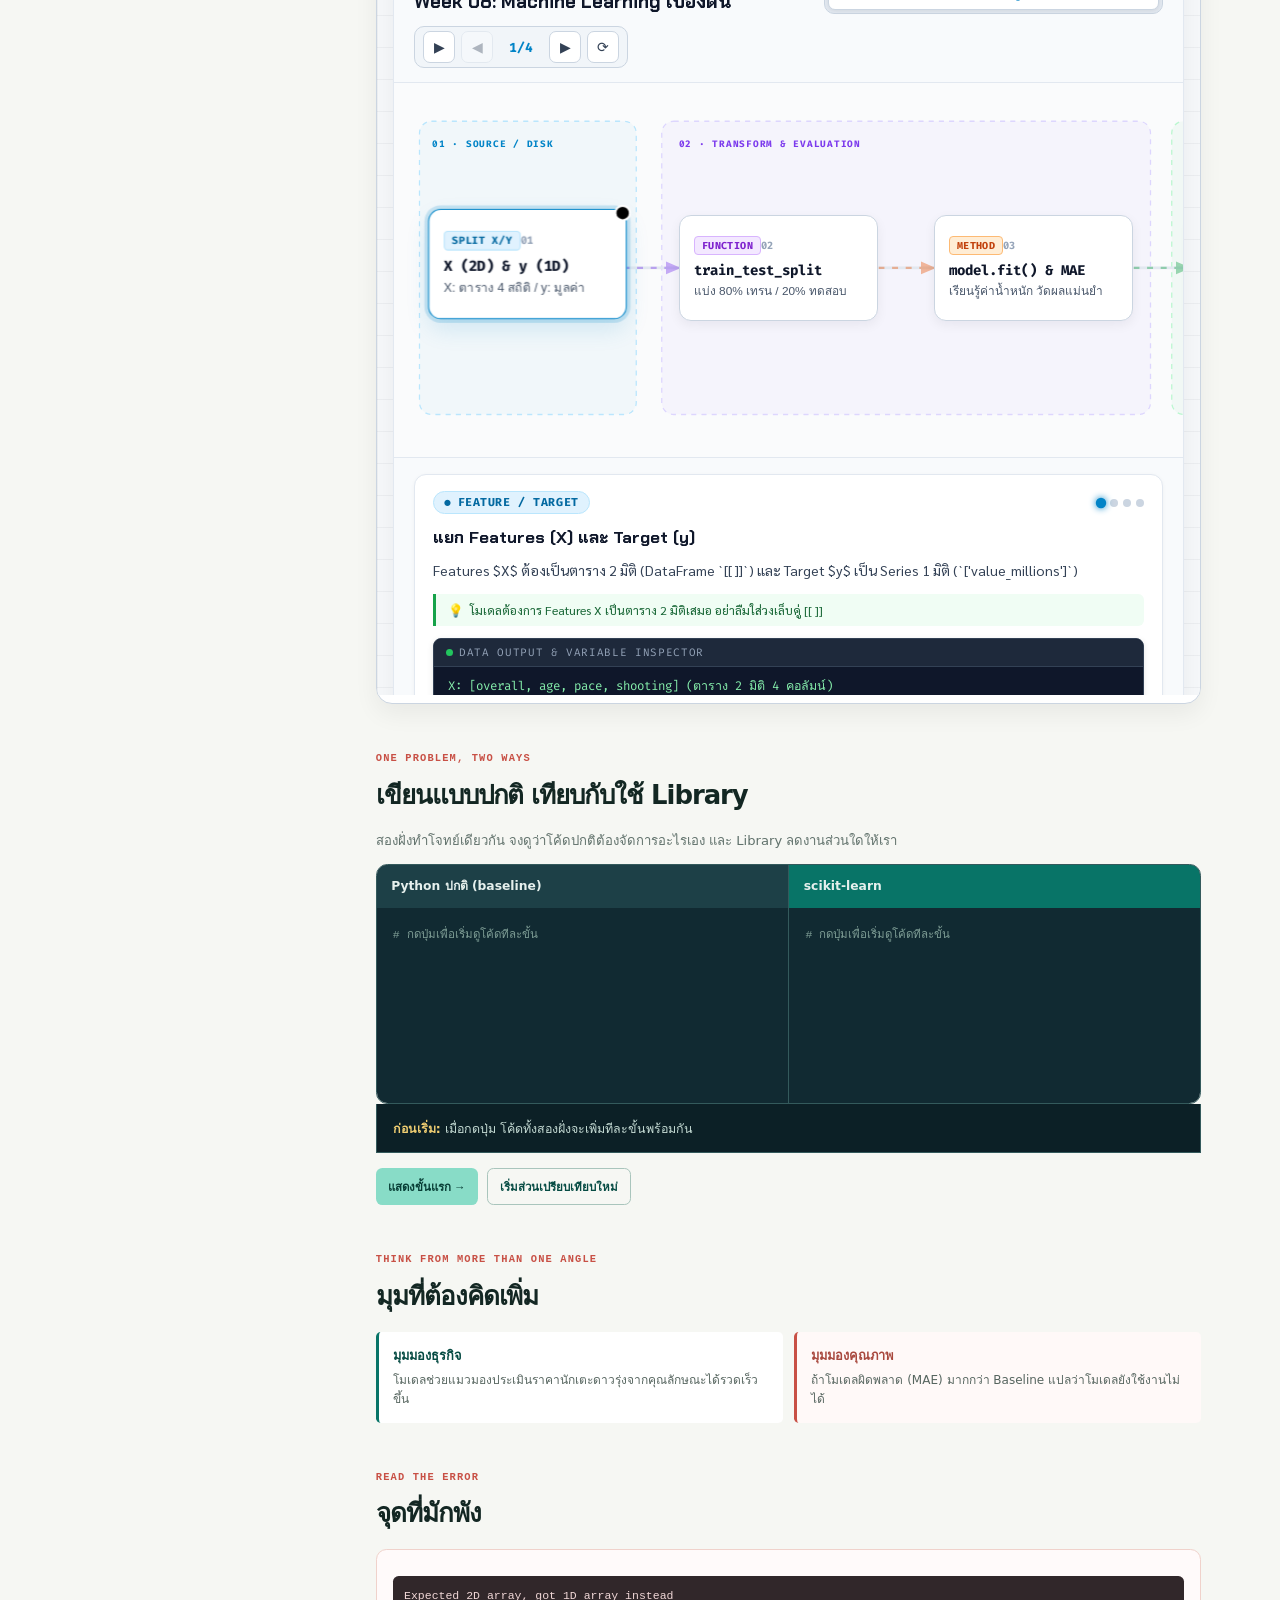
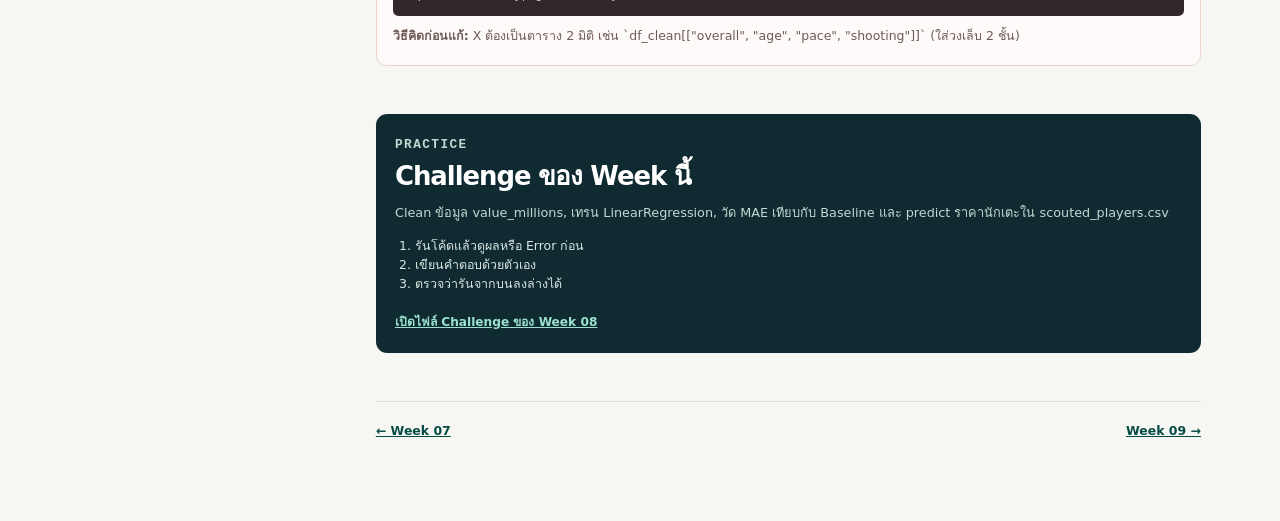
<file: weeks/week-08.html>
<!doctype html><html lang="th"><head><meta charset="utf-8"><meta name="viewport" content="width=device-width,initial-scale=1"><title>Week 08 | Data Science ทีละก้าว</title><link rel="stylesheet" href="../week-book.css"></head><body data-week="8"><header class="book-bar"><a class="book-brand" href="../index.html">Data Science <b>ทีละก้าว</b></a><span class="book-week">WEEK 08 / 10</span></header><div class="book-layout"><aside class="book-toc"><b>สารบัญบท</b><a href="#goals">เป้าหมาย</a><a href="#recap">ทบทวน</a><a href="#functions">Functions</a><a href="#compare">โค้ด 2 วิธี</a><a href="#error">อ่าน Error</a><a href="#challenge">Challenge</a></aside><main id="book"></main></div><script src="../week-book.js"></script></body></html>
</file>
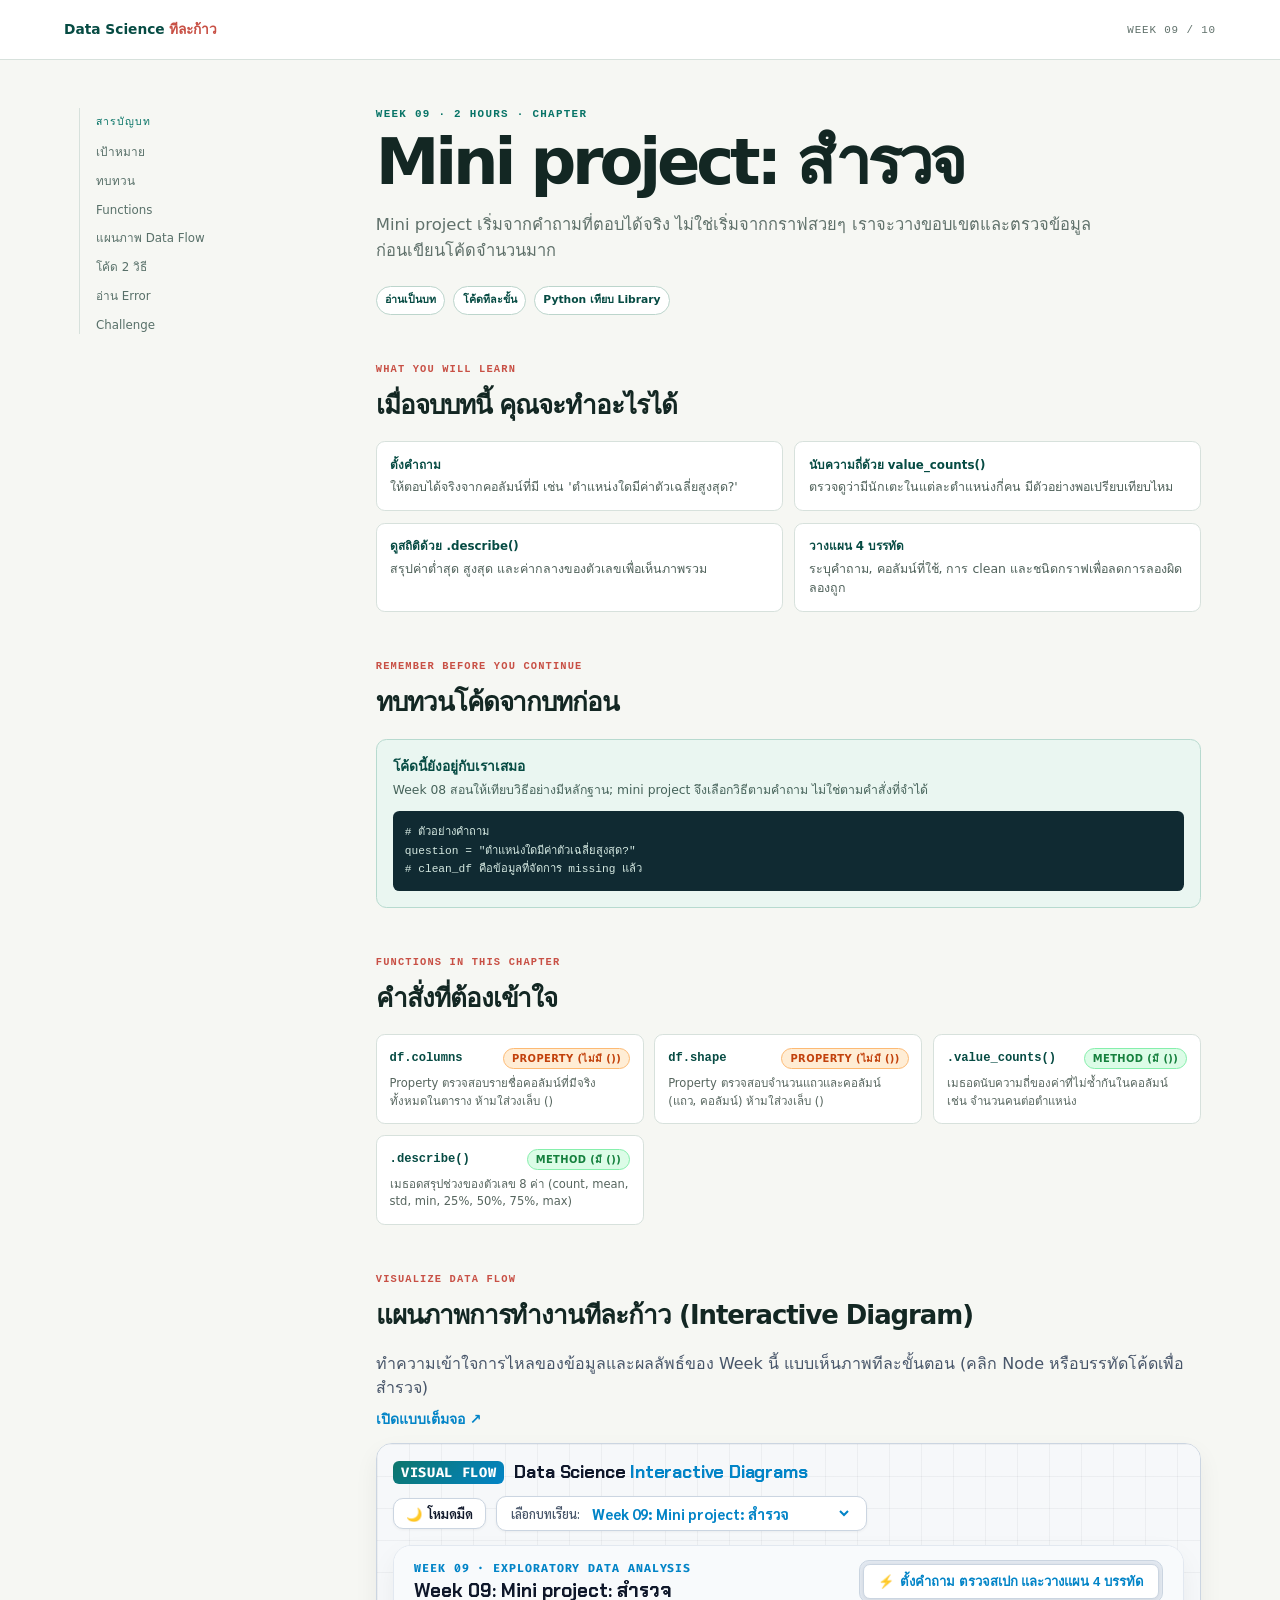
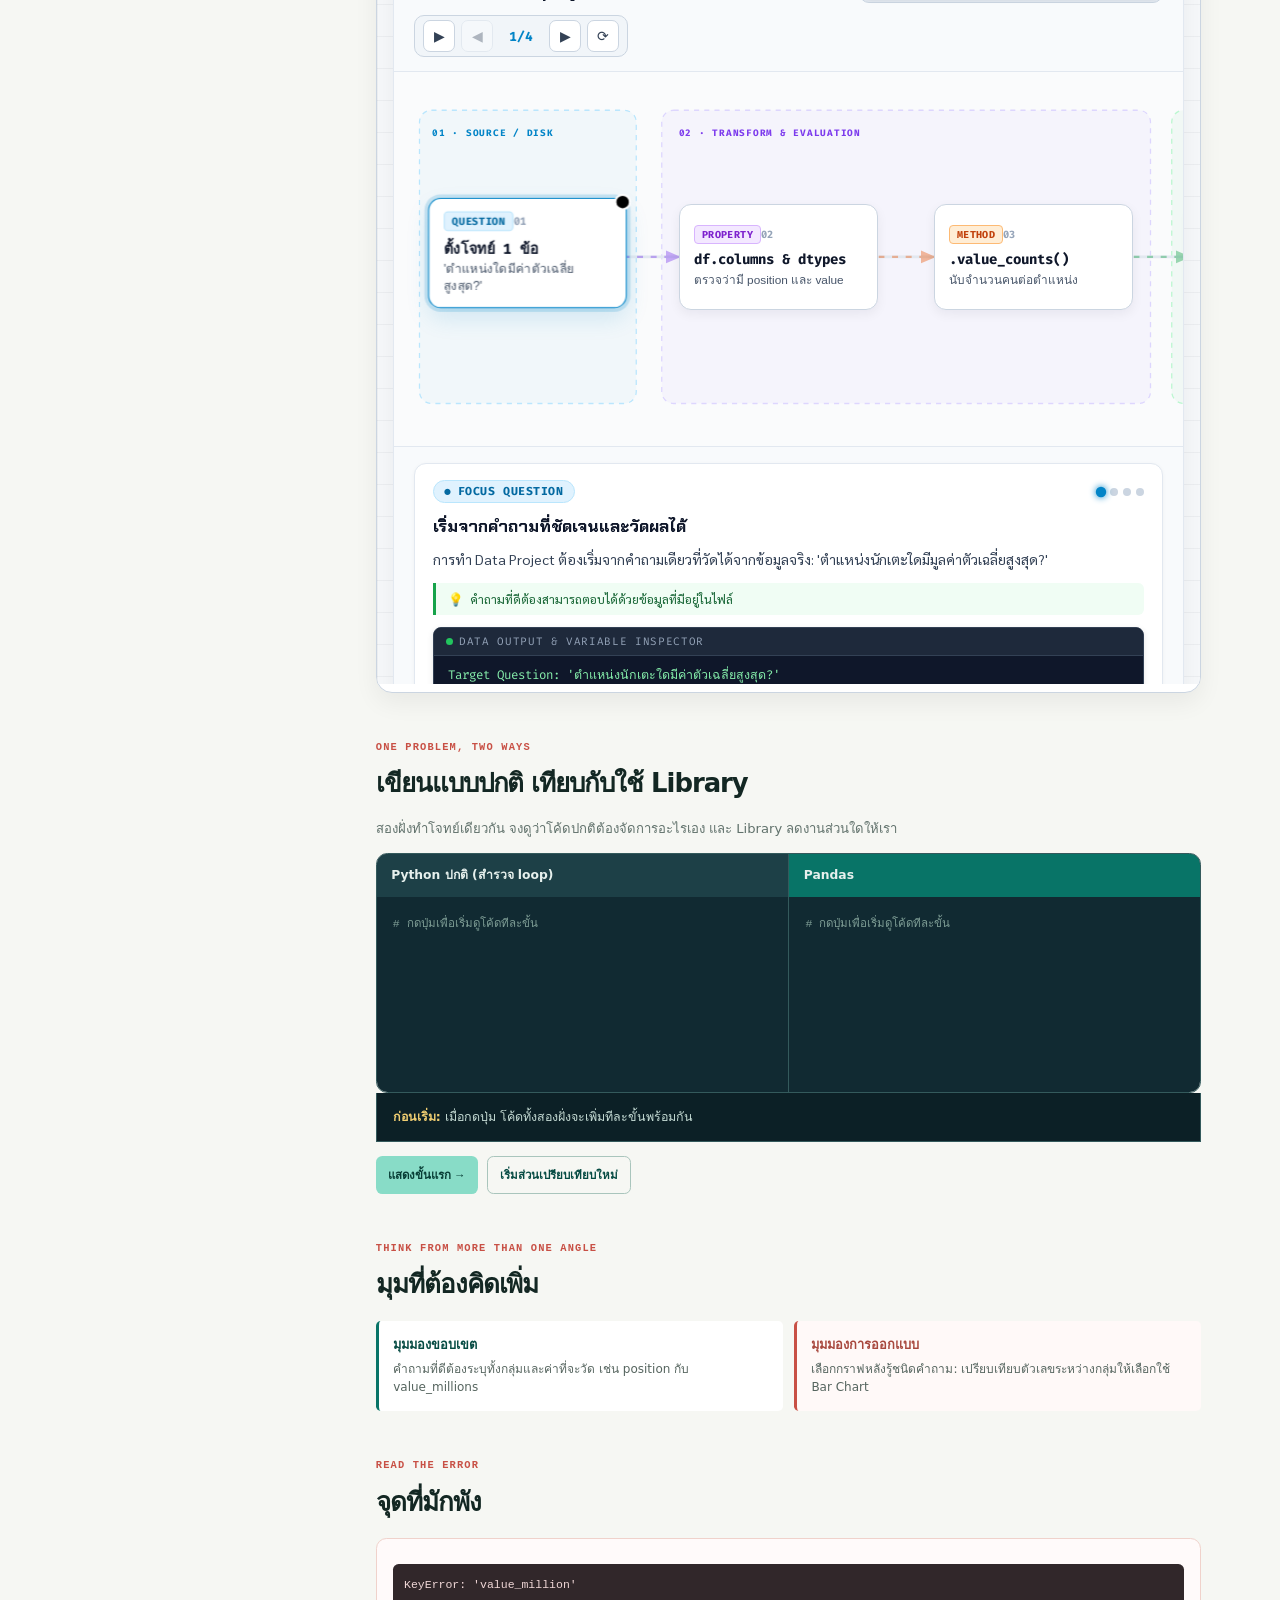
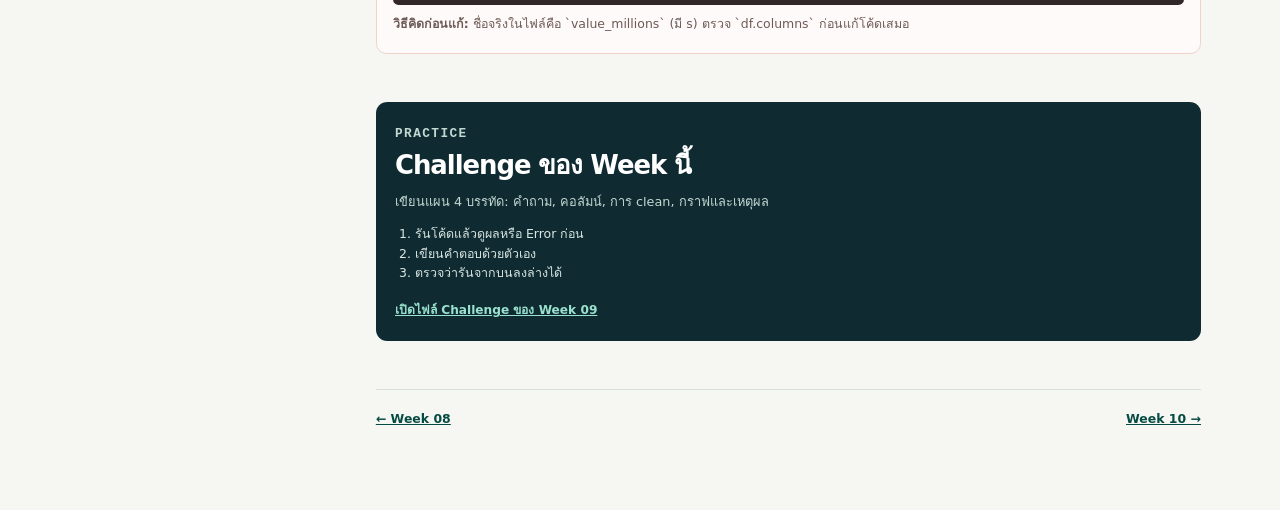
<file: weeks/week-09.html>
<!doctype html><html lang="th"><head><meta charset="utf-8"><meta name="viewport" content="width=device-width,initial-scale=1"><title>Week 09 | Data Science ทีละก้าว</title><link rel="stylesheet" href="../week-book.css"></head><body data-week="9"><header class="book-bar"><a class="book-brand" href="../index.html">Data Science <b>ทีละก้าว</b></a><span class="book-week">WEEK 09 / 10</span></header><div class="book-layout"><aside class="book-toc"><b>สารบัญบท</b><a href="#goals">เป้าหมาย</a><a href="#recap">ทบทวน</a><a href="#functions">Functions</a><a href="#compare">โค้ด 2 วิธี</a><a href="#error">อ่าน Error</a><a href="#challenge">Challenge</a></aside><main id="book"></main></div><script src="../week-book.js"></script></body></html>
</file>
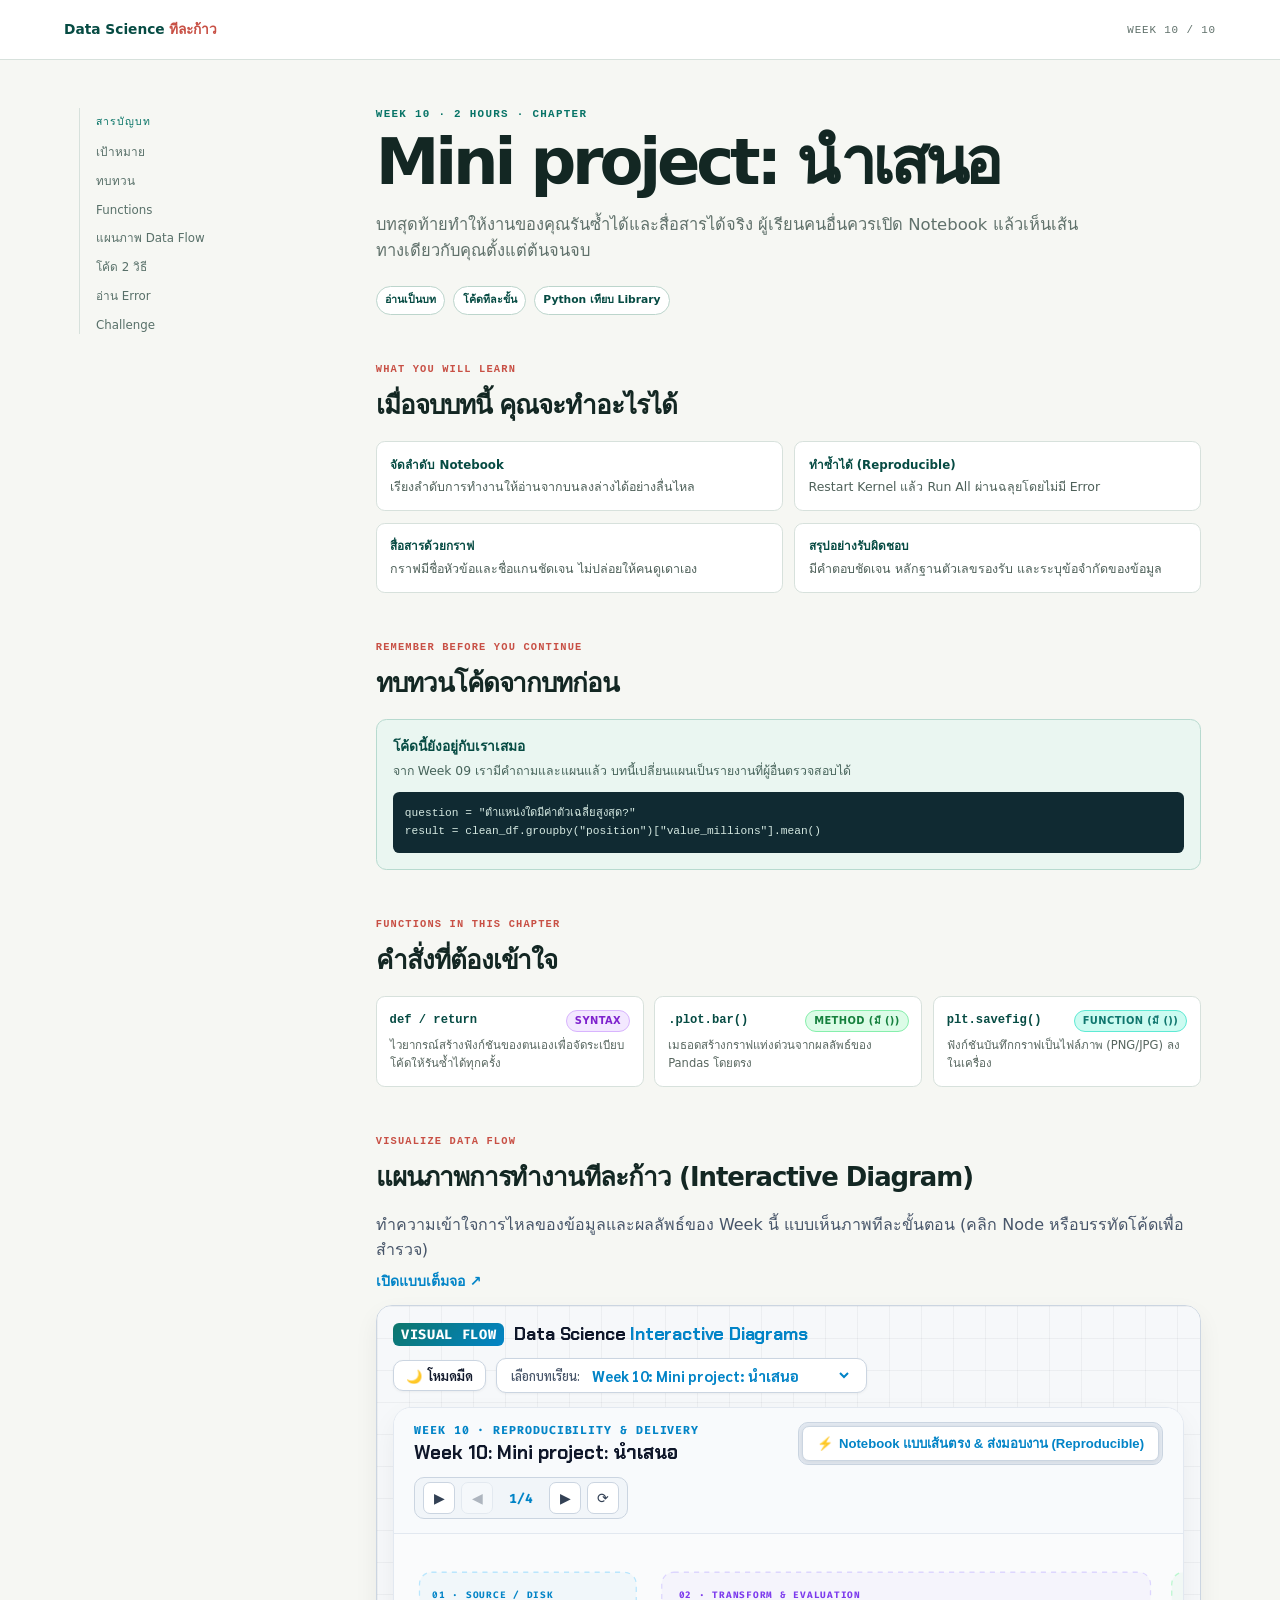
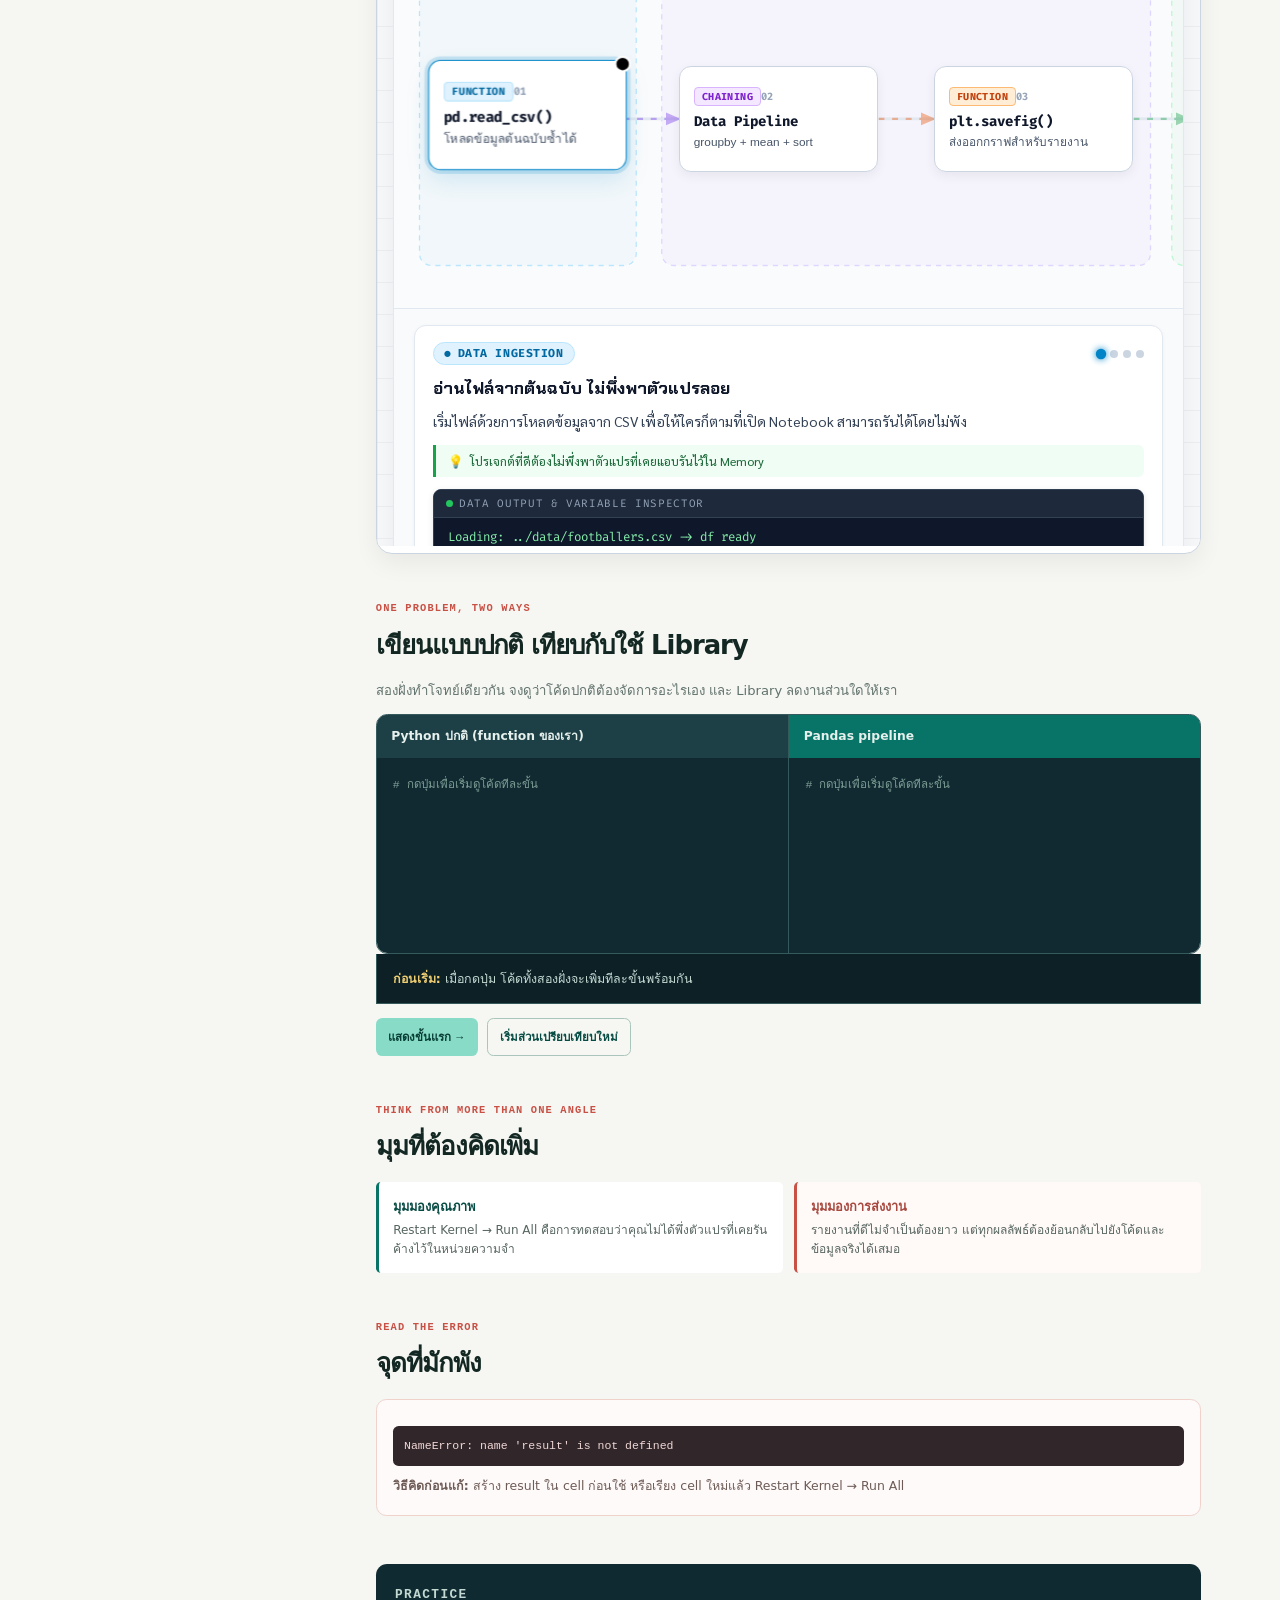
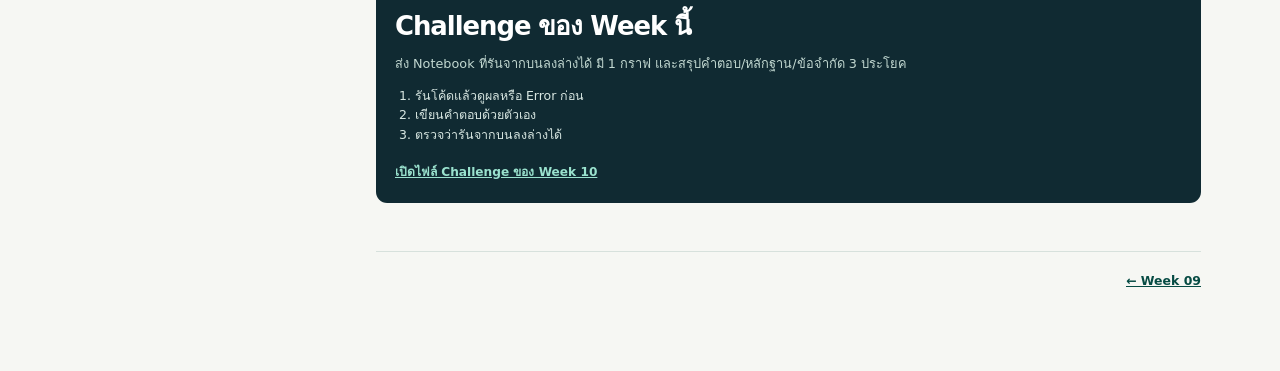
<file: weeks/week-10.html>
<!doctype html><html lang="th"><head><meta charset="utf-8"><meta name="viewport" content="width=device-width,initial-scale=1"><title>Week 10 | Data Science ทีละก้าว</title><link rel="stylesheet" href="../week-book.css"></head><body data-week="10"><header class="book-bar"><a class="book-brand" href="../index.html">Data Science <b>ทีละก้าว</b></a><span class="book-week">WEEK 10 / 10</span></header><div class="book-layout"><aside class="book-toc"><b>สารบัญบท</b><a href="#goals">เป้าหมาย</a><a href="#recap">ทบทวน</a><a href="#functions">Functions</a><a href="#compare">โค้ด 2 วิธี</a><a href="#error">อ่าน Error</a><a href="#challenge">Challenge</a></aside><main id="book"></main></div><script src="../week-book.js"></script></body></html>
</file>
<file: styles.css>
:root {
  --ink: #15221f;
  --muted: #62716c;
  --line: #dce4df;
  --paper: #f7f8f4;
  --white: #ffffff;
  --teal: #0d766b;
  --teal-dark: #07534c;
  --teal-pale: #dff3ed;
  --coral: #d9584d;
  --coral-pale: #fff0ed;
  --yellow: #f1c94f;
  --navy: #142b36;
  --shadow: 0 14px 38px rgba(22, 48, 43, .08);
}

* { box-sizing: border-box; }
html { scroll-behavior: smooth; }
body { margin: 0; background: var(--paper); color: var(--ink); font-family: Inter, ui-sans-serif, system-ui, -apple-system, BlinkMacSystemFont, "Segoe UI", sans-serif; line-height: 1.55; }
button, a { font: inherit; }
button { cursor: pointer; }
a { color: inherit; text-decoration: none; }
code, pre { font-family: "SFMono-Regular", Consolas, "Liberation Mono", monospace; }
.skip-link { position: fixed; z-index: 100; left: 1rem; top: -4rem; background: var(--ink); color: #fff; padding: .6rem .9rem; border-radius: .4rem; }
.skip-link:focus { top: 1rem; }

.topbar { height: 66px; background: rgba(255,255,255,.93); display: flex; align-items: center; justify-content: space-between; padding: 0 4.2vw; border-bottom: 1px solid var(--line); position: sticky; top: 0; z-index: 10; backdrop-filter: blur(10px); }
.brand { display: flex; align-items: center; gap: .75rem; font-size: 1rem; letter-spacing: -.02em; }
.brand b { color: var(--teal); }
.brand-mark { width: 30px; height: 30px; display: grid; place-items: center; border-radius: 9px; background: var(--teal); color: #fff; font: 800 .72rem/1 "SFMono-Regular", monospace; }
.topbar-meta { color: var(--muted); font-size: .83rem; display: flex; gap: .45rem; align-items: center; }
.status-dot { width: 8px; height: 8px; border-radius: 50%; background: #50b48d; }

.layout { display: grid; grid-template-columns: 238px minmax(0, 1fr); max-width: 1510px; margin: auto; }
.sidebar { padding: 2.6rem 1.35rem 2rem 3vw; border-right: 1px solid var(--line); min-height: calc(100vh - 66px); }
.eyebrow { color: var(--muted); font-weight: 800; font-size: .67rem; letter-spacing: .125em; text-transform: uppercase; margin: 0 0 .55rem; }
.eyebrow.teal { color: var(--teal); }
.eyebrow.coral { color: var(--coral); }
.eyebrow.light { color: #b7d7d0; }
#week-nav { display: grid; gap: .15rem; }
.nav-week { width: 100%; border: 0; background: transparent; text-align: left; color: #53615c; font-size: .82rem; padding: .48rem .55rem; border-radius: .45rem; transition: .18s; }
.nav-week:hover, .nav-week:focus { color: var(--teal-dark); background: var(--teal-pale); outline: none; }
.nav-week small { color: #92a099; display: block; font-size: .68rem; overflow: hidden; text-overflow: ellipsis; white-space: nowrap; }
.sidebar-note { border-top: 1px solid var(--line); margin-top: 1.4rem; padding-top: 1.2rem; font-size: .75rem; color: var(--muted); }
.sidebar-note span { color: var(--teal); font-weight: 800; font-size: .7rem; }
.sidebar-note p { margin: .35rem 0; }

main { overflow: hidden; }
.hero { min-height: 500px; padding: clamp(4rem, 8vw, 7.25rem) clamp(2.5rem, 7vw, 8rem) 4.5rem; display: grid; grid-template-columns: 1.15fr .85fr; gap: 4rem; align-items: center; background: linear-gradient(120deg, #f7f8f4 56%, #e7f5f0); }
h1, h2, h3, p { margin-top: 0; }
h1 { font-size: clamp(2.5rem, 4.7vw, 4.8rem); line-height: 1.05; letter-spacing: -.065em; margin-bottom: 1.45rem; max-width: 760px; }
.lede { max-width: 620px; font-size: 1.05rem; color: var(--muted); }
.hero-actions { display: flex; flex-wrap: wrap; gap: .75rem; margin-top: 2rem; }
.button { display: inline-flex; align-items: center; justify-content: center; gap: .75rem; min-height: 44px; padding: .63rem 1rem; border: 1px solid transparent; border-radius: .55rem; font-weight: 750; font-size: .84rem; transition: transform .18s, background .18s, box-shadow .18s; }
.button:hover { transform: translateY(-2px); box-shadow: 0 7px 17px rgba(8, 77, 69, .18); }
.primary { background: var(--teal); color: #fff; }
.primary:hover { background: var(--teal-dark); }
.quiet { border-color: #bbc8c2; color: var(--teal-dark); background: rgba(255,255,255,.5); }
.coral { background: var(--coral); color: #fff; }
.hero-board { position: relative; color: #fff; border-radius: 1.3rem; padding: 1.5rem; background: var(--navy); box-shadow: 0 27px 55px rgba(10, 42, 37, .2); transform: rotate(1.2deg); }
.hero-board::after { content: ""; width: 110px; height: 110px; position: absolute; top: -35px; right: -26px; border: 22px solid var(--yellow); border-radius: 50%; opacity: .92; }
.board-title { color: #a8ccc3; font-size: .72rem; font-weight: 800; letter-spacing: .13em; text-transform: uppercase; }
.data-flow { margin: 2.1rem 0 1.7rem; display: flex; justify-content: space-between; align-items: center; gap: .4rem; position: relative; z-index: 1; }
.data-flow div { width: 92px; display: grid; gap: .35rem; text-align: center; }
.flow-icon { margin: auto; width: 48px; height: 48px; border-radius: .7rem; display: grid; place-items: center; font-weight: 800; font-size: 1.05rem; }
.file { background: #35515d; }.clean { background: #177c73; }.chart { background: #d96e60; }
.data-flow b { font-size: .75rem; line-height: 1.25; }.data-flow small { color: #a8ccc3; font-size: .65rem; }.flow-arrow { color: #72b8aa; }
.board-caption { border-top: 1px solid #375661; padding-top: 1rem; color: #c6dfd9; font-size: .73rem; }

.principles { background: var(--white); display: grid; grid-template-columns: repeat(3,1fr); padding: 0 clamp(2.5rem, 7vw, 8rem); }
.principles article { padding: 2.2rem 1.5rem 2.2rem 0; border-right: 1px solid var(--line); margin-right: 1.5rem; }.principles article:last-child { border: 0; }
.number { color: var(--coral); font: 800 .72rem "SFMono-Regular", monospace; }.principles h2 { font-size: 1.1rem; letter-spacing: -.025em; margin: .5rem 0 .3rem; }.principles p { color: var(--muted); font-size: .82rem; margin: 0; max-width: 260px; }
.toolkit { padding: 3.4rem clamp(2.5rem, 7vw, 8rem); display: grid; grid-template-columns: .72fr 1.28fr; gap: 2.5rem; background: #fbfcfa; border-bottom: 1px solid var(--line); }.toolkit-heading h2 { font-size: 1.5rem; letter-spacing: -.04em; margin: 0 0 .5rem; }.toolkit-heading > p:last-child { margin: 0; color: var(--muted); font-size: .81rem; max-width: 290px; }.tool-list { display: grid; grid-template-columns: repeat(5, 1fr); gap: .6rem; align-items: stretch; }.tool-list article { padding: .85rem .7rem; border: 1px solid var(--line); border-radius: .6rem; background: #fff; }.tool-list b { display: block; color: var(--teal-dark); font-size: .75rem; }.tool-list b small { color: var(--coral); font-size: .57rem; }.tool-list span { display: block; margin-top: .35rem; color: var(--muted); font-size: .66rem; line-height: 1.35; }.tool-list .optional { background: #fffaf0; }

.section { padding: 5.6rem clamp(2.5rem, 7vw, 8rem); }.section-heading { display: flex; justify-content: space-between; gap: 2rem; align-items: end; margin-bottom: 2.2rem; }.section-heading.compact { align-items: start; }.section-heading h2 { font-size: clamp(1.8rem, 3vw, 2.65rem); letter-spacing: -.055em; margin-bottom: 0; }.section-heading > p { color: var(--muted); max-width: 395px; margin-bottom: .2rem; font-size: .9rem; }
.week-grid { display: grid; grid-template-columns: repeat(2, minmax(0,1fr)); border-top: 1px solid var(--line); border-left: 1px solid var(--line); }
.week-card { position: relative; min-height: 188px; padding: 1.3rem 1.35rem; background: var(--white); border-right: 1px solid var(--line); border-bottom: 1px solid var(--line); transition: .2s; }
.week-card:hover { z-index: 1; transform: translateY(-3px); box-shadow: var(--shadow); }.week-card.project { background: #eef8f5; }.week-card .week-no { display: block; color: var(--teal); font: 800 .68rem "SFMono-Regular", monospace; }.week-card h3 { font-size: 1.03rem; letter-spacing: -.025em; margin: .45rem 0 .32rem; }.week-card p { margin: 0; color: var(--muted); font-size: .78rem; max-width: 370px; }.week-card .tag { position: absolute; bottom: 1rem; right: 1rem; color: var(--coral); font-size: .64rem; font-weight: 800; }.week-card.project .tag { color: var(--teal); }.lesson-jump { position: absolute; bottom: .85rem; left: 1.35rem; color: var(--teal); font-size: .67rem; font-weight: 800; }.lesson-jump:hover { text-decoration: underline; }
.lesson-section { background: #f0f8f5; }.lesson-list { display: grid; gap: .75rem; }.lesson-card { overflow: hidden; border: 1px solid #cfe2db; border-radius: .8rem; background: #fff; }.lesson-card.project { border-color: #a9d4c8; }.lesson-summary { width: 100%; display: grid; grid-template-columns: 52px 1fr auto; gap: .8rem; align-items: center; padding: 1rem 1.1rem; text-align: left; color: var(--ink); background: transparent; border: 0; }.lesson-summary:hover { background: #f9fdfb; }.lesson-number { color: var(--teal); font: 800 .74rem "SFMono-Regular", monospace; }.lesson-summary h3 { margin: 0; font-size: 1rem; letter-spacing: -.025em; }.lesson-summary p { margin: .12rem 0 0; color: var(--muted); font-size: .72rem; }.lesson-open { color: var(--teal); font-size: 1.15rem; transition: transform .2s; }.lesson-card.is-open .lesson-open { transform: rotate(45deg); }.lesson-detail { padding: 1.1rem; border-top: 1px solid #dcece6; }.lesson-example { margin: 0 0 1rem; padding: .75rem .85rem; background: #eaf6f1; border-radius: .45rem; color: #3f6057; font-size: .77rem; }.lesson-example b { color: var(--teal-dark); }.lesson-points { display: grid; grid-template-columns: repeat(2, minmax(0, 1fr)); gap: .65rem; }.lesson-point { padding: .8rem; border: 1px solid #dfebe6; border-radius: .45rem; background: #fff; }.lesson-point h4 { margin: 0 0 .28rem; color: var(--teal-dark); font-size: .75rem; }.lesson-point h4 span { color: var(--coral); font-family: "SFMono-Regular", monospace; }.lesson-point p { margin: 0; color: #586660; font-size: .75rem; line-height: 1.5; }.lesson-point.without { border-color: #f0d8d2; background: #fffaf8; }.lesson-point.without h4 { color: #b04d43; }.lesson-term { grid-column: 1 / -1; padding: .7rem .8rem; border-left: 3px solid var(--yellow); background: #fff9e6; color: #665d44; font-size: .74rem; }.lesson-term b { color: #4d492d; }
.function-section { margin-top: 1rem; padding-top: 1rem; border-top: 1px solid #dcece6; }.function-section > h4, .code-teacher-title { margin: 0 0 .65rem; color: var(--teal-dark); font-size: .86rem; }.function-section > h4 span, .code-teacher-title span { color: var(--coral); font: 800 .68rem "SFMono-Regular", monospace; }.function-grid { display: grid; grid-template-columns: repeat(3, minmax(0, 1fr)); gap: .55rem; }.function-card { padding: .7rem; border-radius: .45rem; background: #f7fbf9; border: 1px solid #d9ebe4; }.function-card code { color: var(--teal-dark); font-weight: 800; font-size: .72rem; }.function-card p { margin: .3rem 0 0; color: #52635d; font-size: .7rem; line-height: 1.45; }.function-card small { display: block; margin-top: .32rem; color: #aa5d54; font-size: .64rem; line-height: 1.35; }.code-teacher { margin-top: 1rem; padding: 1rem; border-radius: .65rem; background: #edf6f3; }.code-teacher-head { display: flex; justify-content: space-between; gap: 1rem; align-items: baseline; }.code-teacher-head p { margin: 0; color: var(--muted); font-size: .71rem; }.method-picker { display: flex; flex-wrap: wrap; gap: .45rem; margin: .65rem 0 .8rem; }.method-button { border: 1px solid #a8ccc1; border-radius: .35rem; background: #fff; color: var(--teal-dark); padding: .42rem .58rem; text-align: left; font-size: .69rem; font-weight: 750; }.method-button.active { color: #fff; background: var(--teal); border-color: var(--teal); }.method-button small { display: block; margin-top: .12rem; font-size: .6rem; font-weight: 500; }.teacher-workspace { display: grid; grid-template-columns: 1.04fr .96fr; overflow: hidden; border-radius: .48rem; background: #14262f; }.teacher-code { min-height: 138px; margin: 0; padding: .9rem 1rem; color: #d5e8e1; border-right: 1px solid #29424a; font-size: .71rem; line-height: 1.9; white-space: pre-wrap; }.teacher-code .muted { color: #79958c; }.teacher-note { padding: .85rem .95rem; background: #102027; }.teacher-note .teacher-count { color: #7bb8aa; font: 800 .6rem "SFMono-Regular", monospace; letter-spacing: .08em; }.teacher-note h5 { margin: .35rem 0; color: #e4eee9; font-size: .76rem; }.teacher-note p { margin: 0; color: #b3ccc4; font-size: .7rem; line-height: 1.5; }.teacher-output { margin-top: .65rem !important; padding-top: .6rem; border-top: 1px solid #29424a; color: #e6cc82 !important; font-family: "SFMono-Regular", monospace; font-size: .66rem !important; white-space: pre-line; }.teacher-actions { display: flex; align-items: center; gap: .6rem; margin-top: .75rem; }.teacher-next { min-height: 35px; padding: .45rem .7rem; border: 0; border-radius: .4rem; background: var(--teal); color: #fff; font-size: .7rem; font-weight: 800; }.teacher-next:disabled { cursor: default; background: #84aaa1; }.teacher-reset { border: 0; background: transparent; color: var(--teal-dark); font-size: .7rem; font-weight: 750; }.teacher-reset:hover { text-decoration: underline; }
.open-chapter { border: 0; border-radius: .4rem; color: var(--teal-dark); background: var(--teal-pale); padding: .42rem .6rem; font-size: .7rem; font-weight: 800; }.open-chapter:hover { background: var(--teal); color: #fff; }.week-card .open-chapter { position: absolute; bottom: .74rem; left: 1.15rem; }.chapter-launch { margin-top: .9rem; }.chapter-reader { background: #0e2830; color: #eef7f4; }.reader-topline { display: flex; justify-content: space-between; align-items: center; padding-bottom: 1rem; margin-bottom: 1.5rem; border-bottom: 1px solid #31545a; color: #9fc8be; font: 800 .68rem "SFMono-Regular", monospace; letter-spacing: .1em; }.reader-close { border: 0; background: transparent; color: #c4ddd7; font: 700 .72rem Inter, sans-serif; }.reader-close:hover { color: #fff; }.reader-hero { display: grid; grid-template-columns: 1fr auto; gap: 2rem; align-items: end; }.reader-kicker { margin: 0 0 .45rem; color: #71bbaa; font: 800 .68rem "SFMono-Regular", monospace; letter-spacing: .1em; }.reader-hero h2 { margin: 0; font-size: clamp(1.8rem, 3.2vw, 3rem); letter-spacing: -.05em; }.reader-hero p { max-width: 650px; margin: .7rem 0 0; color: #bdd5cf; font-size: .88rem; }.reader-nav { display: flex; gap: .4rem; }.reader-nav button { border: 1px solid #42666b; border-radius: .4rem; background: transparent; color: #dceee9; padding: .48rem .58rem; font-size: .7rem; }.reader-nav button:disabled { opacity: .36; }.carry-card { margin: 1.35rem 0; padding: 1rem; border: 1px solid #375e61; border-radius: .6rem; background: #102f37; }.carry-card h3 { margin: 0 0 .35rem; color: #e7c768; font-size: .78rem; }.carry-card p { margin: 0 0 .6rem; color: #b7d4cc; font-size: .75rem; }.carry-card pre { overflow-x: auto; margin: 0; padding: .75rem; border-radius: .35rem; background: #0a2026; color: #cce4dc; font-size: .7rem; white-space: pre-wrap; }.compare-intro { display: flex; justify-content: space-between; gap: 1rem; align-items: end; margin: 1.5rem 0 .7rem; }.compare-intro h3 { margin: 0; font-size: 1.1rem; }.compare-intro p { margin: 0; color: #a9c7c0; font-size: .74rem; }.compare-code { display: grid; grid-template-columns: 1fr 1fr; overflow: hidden; border: 1px solid #3e6165; border-radius: .65rem; }.compare-panel { min-width: 0; background: #112a32; }.compare-panel + .compare-panel { border-left: 1px solid #3e6165; }.compare-panel h4 { margin: 0; padding: .72rem .85rem; color: #dfeeea; background: #183942; font-size: .75rem; }.compare-panel.library h4 { color: #c9ebdd; background: #116156; }.compare-panel pre { min-height: 138px; margin: 0; padding: .9rem; color: #d5e9e2; font-size: .71rem; line-height: 1.85; white-space: pre-wrap; }.compare-panel pre.empty { color: #78978f; }.reader-step-note { padding: .85rem 1rem; border: 1px solid #3e6165; border-top: 0; color: #d1e2dd; background: #0c2026; font-size: .77rem; }.reader-step-note b { color: #e8cc7b; }.reader-actions { display: flex; flex-wrap: wrap; gap: .7rem; margin-top: 1rem; }.reader-actions button { border: 0; border-radius: .4rem; padding: .56rem .72rem; font-size: .73rem; font-weight: 800; }.reader-next-step { color: #073d35; background: #8de0ca; }.reader-next-step:disabled { color: #57756f; background: #496861; }.reader-reset-step { color: #d4e8e3; background: transparent; border: 1px solid #4e7473 !important; }
.challenge-section { background: #fffaf8; }.challenge-rules { display: flex; flex-wrap: wrap; align-items: center; gap: .6rem; padding: .8rem 1rem; margin-bottom: 1.25rem; border: 1px solid #f1ddd6; border-radius: .6rem; background: #fff; color: #77665f; font-size: .74rem; }.challenge-rules b { color: var(--coral); margin-right: .25rem; }.challenge-rules i { color: #d9a096; font-style: normal; }.challenge-grid { display: grid; grid-template-columns: repeat(2, minmax(0, 1fr)); gap: .85rem; }.challenge-card { overflow: hidden; border: 1px solid #eaded9; border-radius: .8rem; background: #fff; }.challenge-card.project { border-color: #b9dbd2; }.challenge-card-summary { width: 100%; padding: 1.05rem 1.1rem; display: grid; grid-template-columns: 44px 1fr auto; gap: .8rem; align-items: start; text-align: left; border: 0; background: transparent; color: inherit; }.challenge-card-summary:hover { background: #fff8f5; }.challenge-card.project .challenge-card-summary:hover { background: #f4fbf8; }.challenge-week { display: grid; place-items: center; width: 38px; height: 38px; border-radius: .45rem; background: var(--coral-pale); color: var(--coral); font: 800 .72rem "SFMono-Regular", monospace; }.challenge-card.project .challenge-week { background: var(--teal-pale); color: var(--teal); }.challenge-card-summary h3 { margin: 0 0 .22rem; font-size: .98rem; letter-spacing: -.025em; }.challenge-card-summary p { margin: 0; color: var(--muted); font-size: .73rem; line-height: 1.4; }.challenge-open { color: var(--coral); font-size: 1.1rem; transition: transform .2s; }.challenge-card.is-open .challenge-open { transform: rotate(45deg); }.challenge-detail { padding: 0 1.1rem 1.1rem; border-top: 1px solid #f1e8e4; }.challenge-detail > p { color: #5f625f; font-size: .78rem; margin: .85rem 0; }.challenge-detail strong { color: var(--ink); }.challenge-code { margin: .75rem 0; padding: .8rem; overflow-x: auto; border-radius: .45rem; background: #28272a; color: #e9eceb; font-size: .7rem; line-height: 1.75; white-space: pre-wrap; }.bug-clue { display: inline-block; padding: .28rem .45rem; border-radius: .3rem; background: var(--coral-pale); color: #a14a42; font-size: .69rem; font-weight: 700; }.challenge-actions { display: flex; flex-wrap: wrap; gap: .5rem; margin-top: .9rem; }.challenge-actions button { border: 1px solid #dbc9c3; border-radius: .38rem; padding: .38rem .55rem; background: #fff; color: #765b53; font-size: .7rem; font-weight: 750; }.challenge-actions button:hover { border-color: var(--coral); color: var(--coral); }.challenge-reveal { margin-top: .7rem; padding: .7rem; border-left: 3px solid var(--yellow); background: #fff9e8; color: #665f48; font-size: .74rem; }.challenge-reveal code { color: #175d55; font-size: .94em; }.challenge-reveal pre { margin: .45rem 0 0; padding: .55rem; overflow-x: auto; border-radius: .3rem; background: #f2ead7; color: #3e4f48; font-size: .68rem; white-space: pre-wrap; }

.lab-section { background: #ecf5f1; }.lab-tabs { display: flex; gap: .45rem; margin-bottom: 1.1rem; }.tab { border: 1px solid #c2d8d1; color: var(--teal-dark); background: transparent; padding: .55rem .8rem; border-radius: .45rem; font-size: .8rem; font-weight: 760; }.tab.active { color: white; background: var(--teal); border-color: var(--teal); }
.lab-panel { display: grid; grid-template-columns: .87fr 1.13fr; gap: 2.8rem; align-items: center; padding: 1.7rem; border-radius: 1rem; background: #fff; box-shadow: var(--shadow); }.lab-copy h3 { font-size: 1.45rem; letter-spacing: -.04em; line-height: 1.15; margin: 0 0 .8rem; }.lab-copy > p:not(.eyebrow) { color: var(--muted); font-size: .87rem; }.lab-copy code, .error-challenge h3 code { color: var(--teal-dark); background: var(--teal-pale); padding: .08rem .28rem; border-radius: .25rem; font-size: .82em; }.step-explanation, .scene-explanation { min-height: 76px; padding: .85rem; margin: 1.3rem 0 .8rem; border-left: 3px solid var(--yellow); background: #fff9e4; color: #55615c; font-size: .8rem; }.step-explanation h4, .scene-explanation h4 { margin: 0 0 .2rem; color: #4f4827; font-size: .83rem; }.step-explanation p, .scene-explanation p { margin: 0; }.text-button { margin-left: .6rem; border: 0; background: transparent; color: var(--teal); font-weight: 700; font-size: .76rem; }.text-button:hover { text-decoration: underline; }
.code-card, .loop-card { overflow: hidden; background: #14262f; border-radius: .75rem; box-shadow: 0 14px 28px rgba(9, 42, 38, .18); }.code-top { min-height: 44px; padding: 0 .9rem; display: flex; align-items: center; gap: .75rem; border-bottom: 1px solid #29424a; color: #a5c2bb; font-size: .69rem; }.code-top span { display: flex; gap: .25rem; }.code-top i { width: 7px; height: 7px; background: #eb7469; border-radius: 50%; }.code-top i:nth-child(2) { background: #e9bd52; }.code-top i:nth-child(3) { background: #64b895; }.code-top b { color: #d8e4df; font-weight: 600; }.code-top small { margin-left: auto; color: #7eaaa0; }.code-card pre, .loop-code { min-height: 170px; white-space: pre-wrap; margin: 0; padding: 1.3rem 1.45rem; color: #cce3da; font-size: .81rem; line-height: 1.95; }.code-muted { color: #77928a; }.code-line { display: block; animation: reveal .3s ease; }.code-line::before { content: attr(data-line); color: #55736b; display: inline-block; width: 2.1em; user-select: none; }.code-keyword { color: #d98cc0; }.code-string { color: #f1c879; }.code-function { color: #77cbbf; }@keyframes reveal { from { opacity:0; transform: translateX(-5px); } to { opacity:1; transform:none; } }
.output { min-height: 93px; border-top: 1px solid #29424a; background: #102027; padding: .8rem 1.45rem; }.output-label { color: #6da797; letter-spacing: .11em; font-weight: 800; font-size: .6rem; }.output p { margin: .35rem 0 0; color: #e4eee9; font: .72rem "SFMono-Regular", monospace; white-space: pre-line; }
.loop-code { min-height: auto; color: #d6e8e2; padding-bottom: .7rem; }.scene-track { min-height: 158px; padding: 1rem 1.35rem 1.25rem; border-top: 1px solid #29424a; background: #102027; }.scene-empty { color: #77928a; font-size: .77rem; }.loop-state { display: grid; grid-template-columns: 64px 1fr; gap: .7rem; margin-bottom: .58rem; font-size: .76rem; }.loop-state b { color: #75c5b8; font-weight: 800; }.loop-state span { color: #d6e8e2; }.loop-state.current { border-left: 3px solid var(--yellow); padding-left: .55rem; }.list-pills { display: flex; flex-wrap: wrap; gap: .32rem; margin-top: .5rem; }.list-pills em { font-style: normal; padding: .18rem .4rem; background: #22434a; color: #cde3dd; border-radius: .25rem; font: .66rem "SFMono-Regular", monospace; }

.error-section { background: #fff8f6; }.error-layout { display: grid; grid-template-columns: 1.02fr .98fr; gap: 1.2rem; }.error-challenge, .error-guide { background: #fff; border: 1px solid #f2d9d3; border-radius: .9rem; padding: 1.6rem; }.challenge-label { display: flex; justify-content: space-between; gap: 1rem; font-size: .68rem; font-weight: 800; }.challenge-label span { color: var(--coral); }.challenge-label b { color: #9b7c74; }.error-challenge h3 { margin: 1rem 0; font-size: 1.18rem; letter-spacing: -.025em; }.error-challenge pre { overflow: auto; padding: 1rem; background: #2a2529; color: #f4e4e4; border-radius: .5rem; font-size: .8rem; }.fake-traceback { margin-top: 1rem; padding: .8rem; background: #fff0ed; border-left: 3px solid var(--coral); }.fake-traceback span { color: #b4382e; font: 700 .79rem "SFMono-Regular", monospace; }.fake-traceback p { color: #815852; font-size: .76rem; margin: .25rem 0 0; }.error-guide { background: #fffdfa; }.guide-placeholder { color: #9b8b83; font-size: .86rem; padding: 1.7rem 0; }.error-breakdown { display: grid; gap: .9rem; }.error-breakdown div { display: grid; grid-template-columns: 102px 1fr; gap: .8rem; padding-bottom: .8rem; border-bottom: 1px solid #f2e6e2; }.error-breakdown div:last-child { border: 0; }.error-breakdown b { color: var(--coral); font-size: .73rem; }.error-breakdown p { margin: 0; color: #635e5a; font-size: .79rem; }

.project-section { padding-top: 0; background: #fff8f6; }.project-card { display: grid; grid-template-columns: 1fr .8fr; gap: 3rem; padding: clamp(1.7rem, 4vw, 3rem); background: var(--navy); color: #f7faf8; border-radius: 1.05rem; }.project-card h2 { font-size: 2rem; letter-spacing: -.045em; margin: 0 0 .65rem; }.project-card p { margin: 0; color: #c0d7d1; font-size: .86rem; max-width: 540px; }.project-card ol { list-style: none; padding: 0; margin: 0; display: grid; gap: .8rem; }.project-card li { display: grid; grid-template-columns: 57px 1fr; gap: .65rem; padding-bottom: .75rem; border-bottom: 1px solid #34515a; font-size: .76rem; }.project-card li:last-child { border:0; }.project-card b { color: #76c6b8; }.project-card span { color: #d8e6e1; }footer { padding: 1.5rem clamp(2.5rem, 7vw, 8rem); color: #81908b; font-size: .72rem; background: #fff; }

@media (max-width: 980px) { .layout { display:block; }.sidebar { display:none; }.hero { grid-template-columns: 1fr; gap: 2.8rem; }.hero-board { max-width: 480px; margin: auto; width: 100%; }.lab-panel { grid-template-columns: 1fr; gap: 1.5rem; }.principles, .section, .toolkit { padding-left: 5vw; padding-right: 5vw; }.toolkit { grid-template-columns: 1fr; }.tool-list { max-width: 720px; }.function-grid { grid-template-columns: repeat(2, minmax(0, 1fr)); }.teacher-workspace { grid-template-columns: 1fr; }.teacher-code { border-right: 0; border-bottom: 1px solid #29424a; } }
@media (max-width: 620px) { .topbar { padding: 0 1rem; }.topbar-meta { display:none; }.hero { padding: 3.8rem 1.25rem; }.principles { grid-template-columns: 1fr; padding: 1.4rem 1.25rem; }.principles article { padding: 1rem 0; margin: 0; border-right:0; border-bottom:1px solid var(--line); }.principles article:last-child { border:0; }.toolkit { padding: 2.5rem 1.25rem; }.tool-list { grid-template-columns: repeat(2, 1fr); }.section { padding: 3.5rem 1.25rem; }.section-heading, .section-heading.compact { display:block; }.section-heading > p { margin-top: .8rem; }.week-grid, .challenge-grid, .error-layout, .project-card, .lesson-points, .function-grid, .compare-code { grid-template-columns: 1fr; }.week-card { min-height: 165px; }.compare-panel + .compare-panel { border-left: 0; border-top: 1px solid #3e6165; }.reader-hero { grid-template-columns: 1fr; }.reader-nav { justify-content: start; }.challenge-rules { display: block; }.challenge-rules span, .challenge-rules i { display: inline-block; margin: .2rem .25rem .1rem 0; }.lab-panel { padding: 1rem; }.code-card pre { font-size: .7rem; padding: 1rem; }.output { padding: .8rem 1rem; }.error-challenge, .error-guide { padding: 1.15rem; }.project-card { gap: 1.7rem; }.data-flow { gap: .1rem; }.data-flow div { width: 76px; }.flow-arrow { font-size: .7rem; } }

/* Enhanced Function & Method & Property Badges */
.func-top { display: flex; align-items: center; justify-content: space-between; gap: .5rem; margin-bottom: .3rem; }
.func-kind-badge { padding: 2px 8px; border-radius: 999px; font-size: 0.62rem; font-weight: 700; text-transform: uppercase; letter-spacing: 0.04em; }
.badge-kind-property { background: #ffedd5; color: #c2410c; border: 1px solid #fdba74; }
.badge-kind-method { background: #dcfce7; color: #15803d; border: 1px solid #86efac; }
.badge-kind-function { background: #ccfbf1; color: #0f766e; border: 1px solid #5eead4; }
.badge-kind-syntax { background: #f3e8ff; color: #7e22ce; border: 1px solid #d8b4fe; }
.badge-kind-concept { background: #e0f2fe; color: #0369a1; border: 1px solid #7dd3fc; }
.badge-kind-operator { background: #fef3c7; color: #b45309; border: 1px solid #fde68a; }

/* Enhanced Teacher Code Line Numbers & Badges */
.teacher-code-line { display: flex; align-items: center; padding: 2px 0; border-left: 2px solid transparent; }
.teacher-code-line:hover { background: rgba(255,255,255,0.04); }
.teacher-code-line.current { background: rgba(13, 118, 107, 0.2); border-left-color: var(--teal); }
.teacher-line-num { width: 28px; flex-shrink: 0; text-align: right; padding-right: 12px; color: #4e6c64; user-select: none; font-size: 0.7rem; }
.teacher-line-text { flex: 1; font-family: inherit; color: #eef7f4; }
.teacher-line-badge { margin-left: 10px; padding: 1px 7px; border-radius: 4px; font-size: 0.6rem; font-weight: 700; letter-spacing: 0.05em; text-transform: uppercase; user-select: none; }
.teacher-badge-row { display: flex; align-items: center; gap: 8px; margin-bottom: 6px; }
.teacher-paren-rule { font-size: 0.68rem; color: #f1c879; font-weight: 600; }
</file>
<file: week-book.css>
:root{--ink:#132723;--paper:#f6f7f3;--white:#fff;--teal:#087467;--teal-dark:#064b43;--pale:#ddf2eb;--coral:#c85045;--line:#d7e1dc;--navy:#102a32;--muted:#60716b}*{box-sizing:border-box}html{scroll-behavior:smooth}body{margin:0;background:var(--paper);color:var(--ink);font-family:Inter,ui-sans-serif,system-ui,-apple-system,"Segoe UI",sans-serif;line-height:1.55}a{color:inherit}.book-bar{min-height:60px;display:flex;align-items:center;justify-content:space-between;padding:0 clamp(1rem,5vw,5rem);background:#fff;border-bottom:1px solid var(--line)}.book-brand{color:var(--teal-dark);font-size:.86rem;font-weight:800;text-decoration:none}.book-brand b{color:var(--coral)}.book-week{color:var(--muted);font:.68rem ui-monospace,monospace;letter-spacing:.08em}.book-layout{display:grid;grid-template-columns:220px minmax(0,850px);gap:clamp(2rem,6vw,6rem);max-width:1250px;margin:auto;padding:3rem clamp(1rem,5vw,5rem) 5rem}.book-toc{position:sticky;top:1.5rem;height:max-content;border-left:1px solid var(--line);padding-left:1rem}.book-toc b{color:var(--teal);font:.65rem ui-monospace,monospace;letter-spacing:.1em}.book-toc a{display:block;margin-top:.65rem;color:#587069;font-size:.74rem;text-decoration:none}.book-toc a:hover{color:var(--teal);text-decoration:underline}.chapter-kicker{margin:0;color:var(--teal);font:800 .68rem ui-monospace,monospace;letter-spacing:.12em}.chapter-title{margin:.55rem 0 1rem;font-size:clamp(2.25rem,5vw,4.3rem);line-height:1.05;letter-spacing:-.065em}.chapter-lede{max-width:720px;color:var(--muted);font-size:1.03rem}.chapter-meta{display:flex;flex-wrap:wrap;gap:.5rem;margin:1.4rem 0}.chapter-meta span{padding:.32rem .52rem;border:1px solid #bcd5cc;border-radius:999px;color:var(--teal-dark);background:#fff;font-size:.67rem;font-weight:800}.section{margin-top:3rem}.section-label{color:var(--coral);font:800 .65rem ui-monospace,monospace;letter-spacing:.11em}.section h2{margin:.3rem 0 1rem;font-size:1.62rem;letter-spacing:-.04em}.goals{display:grid;grid-template-columns:repeat(2,1fr);gap:.7rem}.goal{padding:.85rem;border:1px solid var(--line);border-radius:.55rem;background:#fff;color:#4e6059;font-size:.78rem}.goal b{display:block;margin-bottom:.2rem;color:var(--teal-dark);font-size:.74rem}.recap{padding:1rem;border:1px solid #b7dacf;border-radius:.65rem;background:#eaf6f1}.recap h3{margin:0 0 .25rem;color:var(--teal-dark);font-size:.86rem}.recap p{margin:0 0 .7rem;color:#46635a;font-size:.77rem}.recap pre{margin:0;padding:.75rem;overflow:auto;border-radius:.4rem;background:var(--navy);color:#d4e8e1;font:.7rem/1.65 ui-monospace,monospace;white-space:pre-wrap}.function-list{display:grid;grid-template-columns:repeat(3,1fr);gap:.65rem}.function-card{padding:.8rem;border:1px solid var(--line);border-radius:.55rem;background:#fff}.function-card code{color:var(--teal-dark);font-weight:800;font-size:.76rem}.function-card p{margin:.35rem 0 0;color:#57665f;font-size:.72rem}.compare-intro{color:var(--muted);font-size:.82rem}.compare{display:grid;grid-template-columns:1fr 1fr;overflow:hidden;border-radius:.7rem;border:1px solid #345a5c}.code-side{background:#112a32}.code-side+ .code-side{border-left:1px solid #345a5c}.code-side h3{margin:0;padding:.75rem .9rem;background:#1d4047;color:#e6f0ed;font-size:.77rem}.code-side.library h3{background:#087467}.code-side pre{min-height:195px;margin:0;padding:1rem;color:#d6e9e2;font:.72rem/1.9 ui-monospace,monospace;white-space:pre-wrap}.code-side pre.empty{color:#7e9d95}.step-note{padding:.9rem 1rem;border:1px solid #345a5c;border-top:0;background:#0c2026;color:#c6dcd5;font-size:.78rem}.step-note b{color:#f0ce72}.actions{display:flex;flex-wrap:wrap;gap:.6rem;margin-top:.9rem}.actions button{border:0;border-radius:.4rem;padding:.55rem .75rem;font-size:.72rem;font-weight:800;cursor:pointer}.next{background:#88dcc7;color:#073d35}.next:disabled{background:#8ca7a0;color:#4d655f}.reset{border:1px solid #a9c5bc!important;background:transparent;color:var(--teal-dark)}.perspectives{display:grid;grid-template-columns:repeat(2,1fr);gap:.7rem}.perspective{padding:.9rem;border-left:3px solid var(--teal);background:#fff;border-radius:.3rem}.perspective.warn{border-color:var(--coral);background:#fff9f8}.perspective h3{margin:0 0 .3rem;color:var(--teal-dark);font-size:.8rem}.perspective.warn h3{color:#a8483e}.perspective p{margin:0;color:#56655f;font-size:.75rem}.error-box{padding:1rem;border:1px solid #f0d2cb;border-radius:.65rem;background:#fffafa}.error-box code{display:block;margin:.6rem 0;padding:.7rem;overflow:auto;border-radius:.35rem;background:#31272a;color:#f0d7d7;font-size:.72rem}.error-box p{margin:.25rem 0;color:#6d5b55;font-size:.78rem}.challenge{padding:1.2rem;border-radius:.7rem;background:var(--navy);color:#e9f3ef}.challenge h2{margin:0 0 .45rem;color:#fff}.challenge p{margin:.25rem 0;color:#c2d8d1;font-size:.8rem}.challenge ol{padding-left:1.25rem;color:#d8e7e2;font-size:.78rem}.challenge a{display:inline-block;margin-top:.4rem;color:#9ae2ce;font-weight:800;font-size:.76rem}.chapter-nav{display:flex;justify-content:space-between;gap:1rem;margin-top:3rem;padding-top:1.2rem;border-top:1px solid var(--line)}.chapter-nav a{color:var(--teal-dark);font-size:.78rem;font-weight:800}.chapter-nav a:last-child{margin-left:auto;text-align:right}@media(max-width:800px){.book-layout{display:block}.book-toc{display:none}.goals,.function-list,.compare,.perspectives{grid-template-columns:1fr}.code-side+.code-side{border-left:0;border-top:1px solid #345a5c}}@media(max-width:500px){.book-week{display:none}.chapter-title{font-size:2.35rem}}
.func-top{display:flex;align-items:center;justify-content:space-between;gap:.5rem;margin-bottom:.3rem}
.func-kind-badge{padding:2px 8px;border-radius:999px;font-size:.62rem;font-weight:700;text-transform:uppercase;letter-spacing:.04em}
.badge-kind-property{background:#ffedd5;color:#c2410c;border:1px solid #fdba74}
.badge-kind-method{background:#dcfce7;color:#15803d;border:1px solid #86efac}
.badge-kind-function{background:#ccfbf1;color:#0f766e;border:1px solid #5eead4}
.badge-kind-syntax{background:#f3e8ff;color:#7e22ce;border:1px solid #d8b4fe}
.badge-kind-concept{background:#e0f2fe;color:#0369a1;border:1px solid #7dd3fc}
.badge-kind-operator{background:#fef3c7;color:#b45309;border:1px solid #fde68a}
</file>
